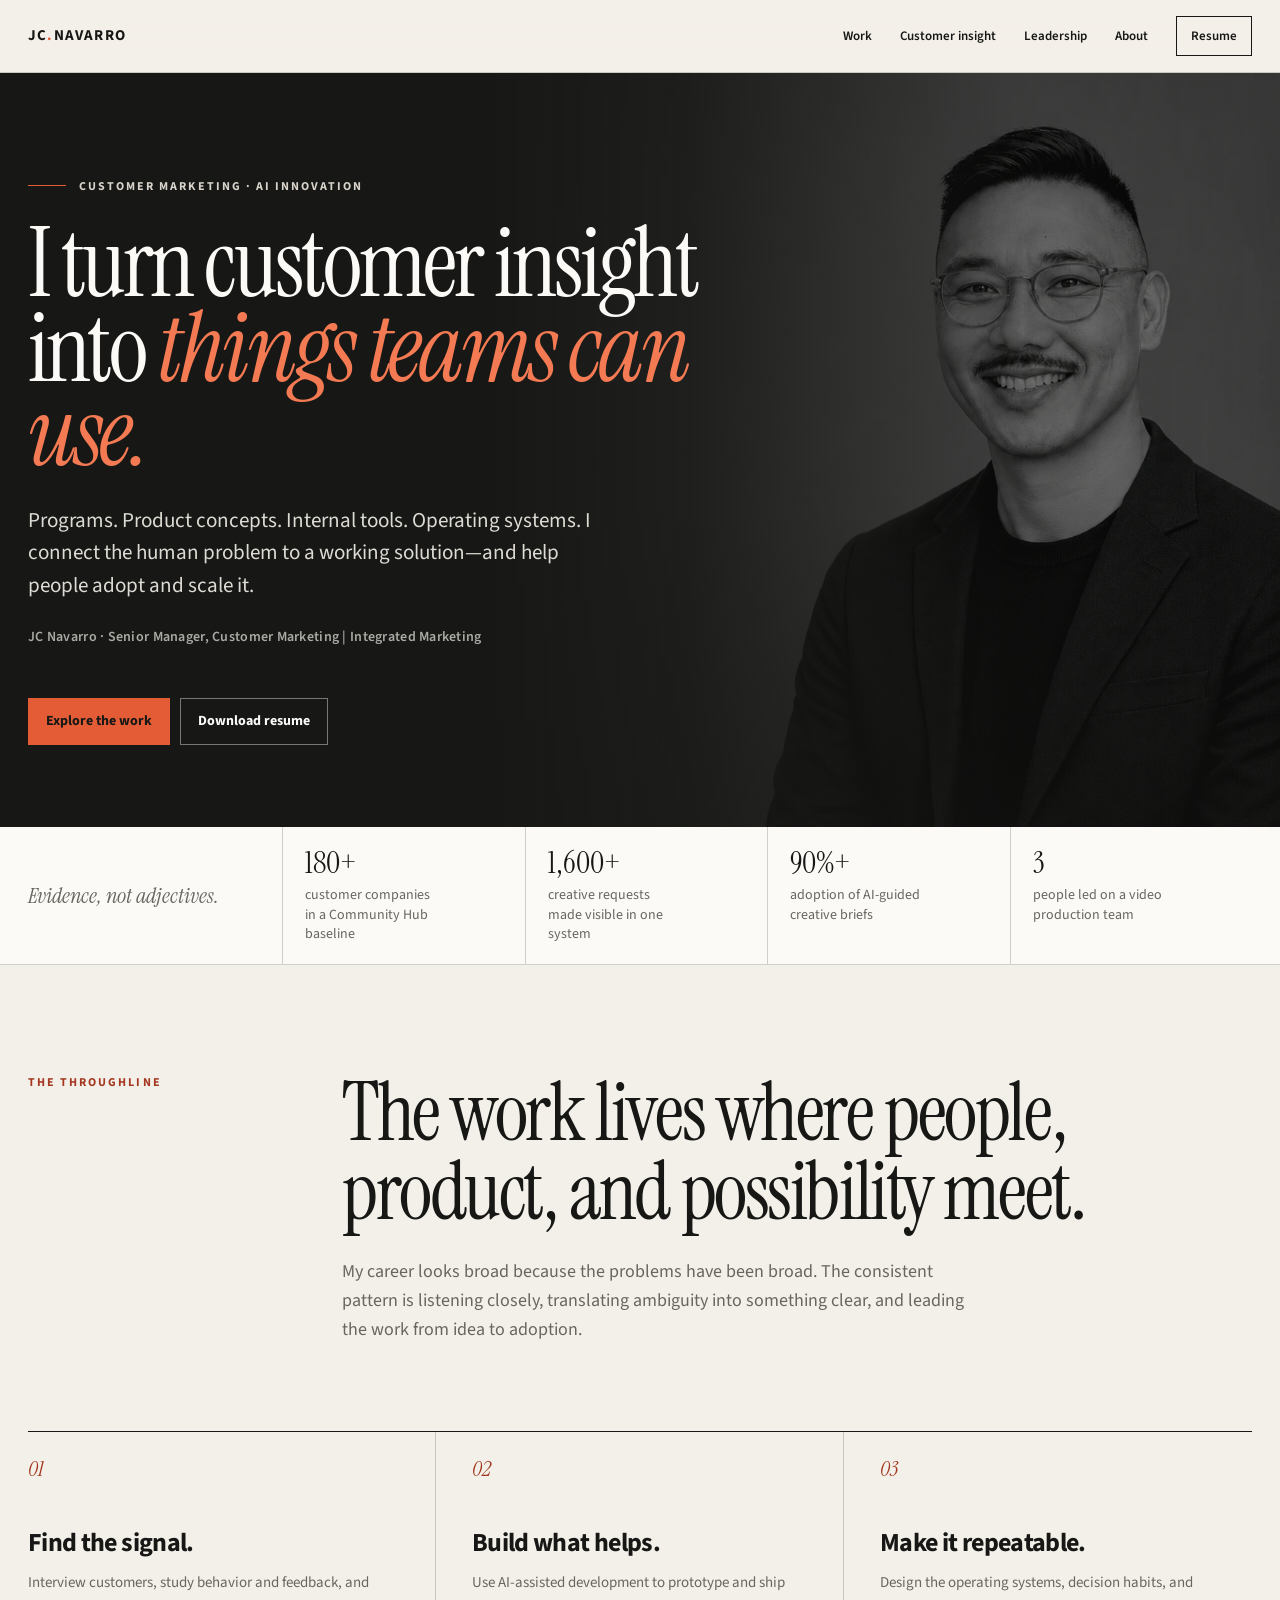
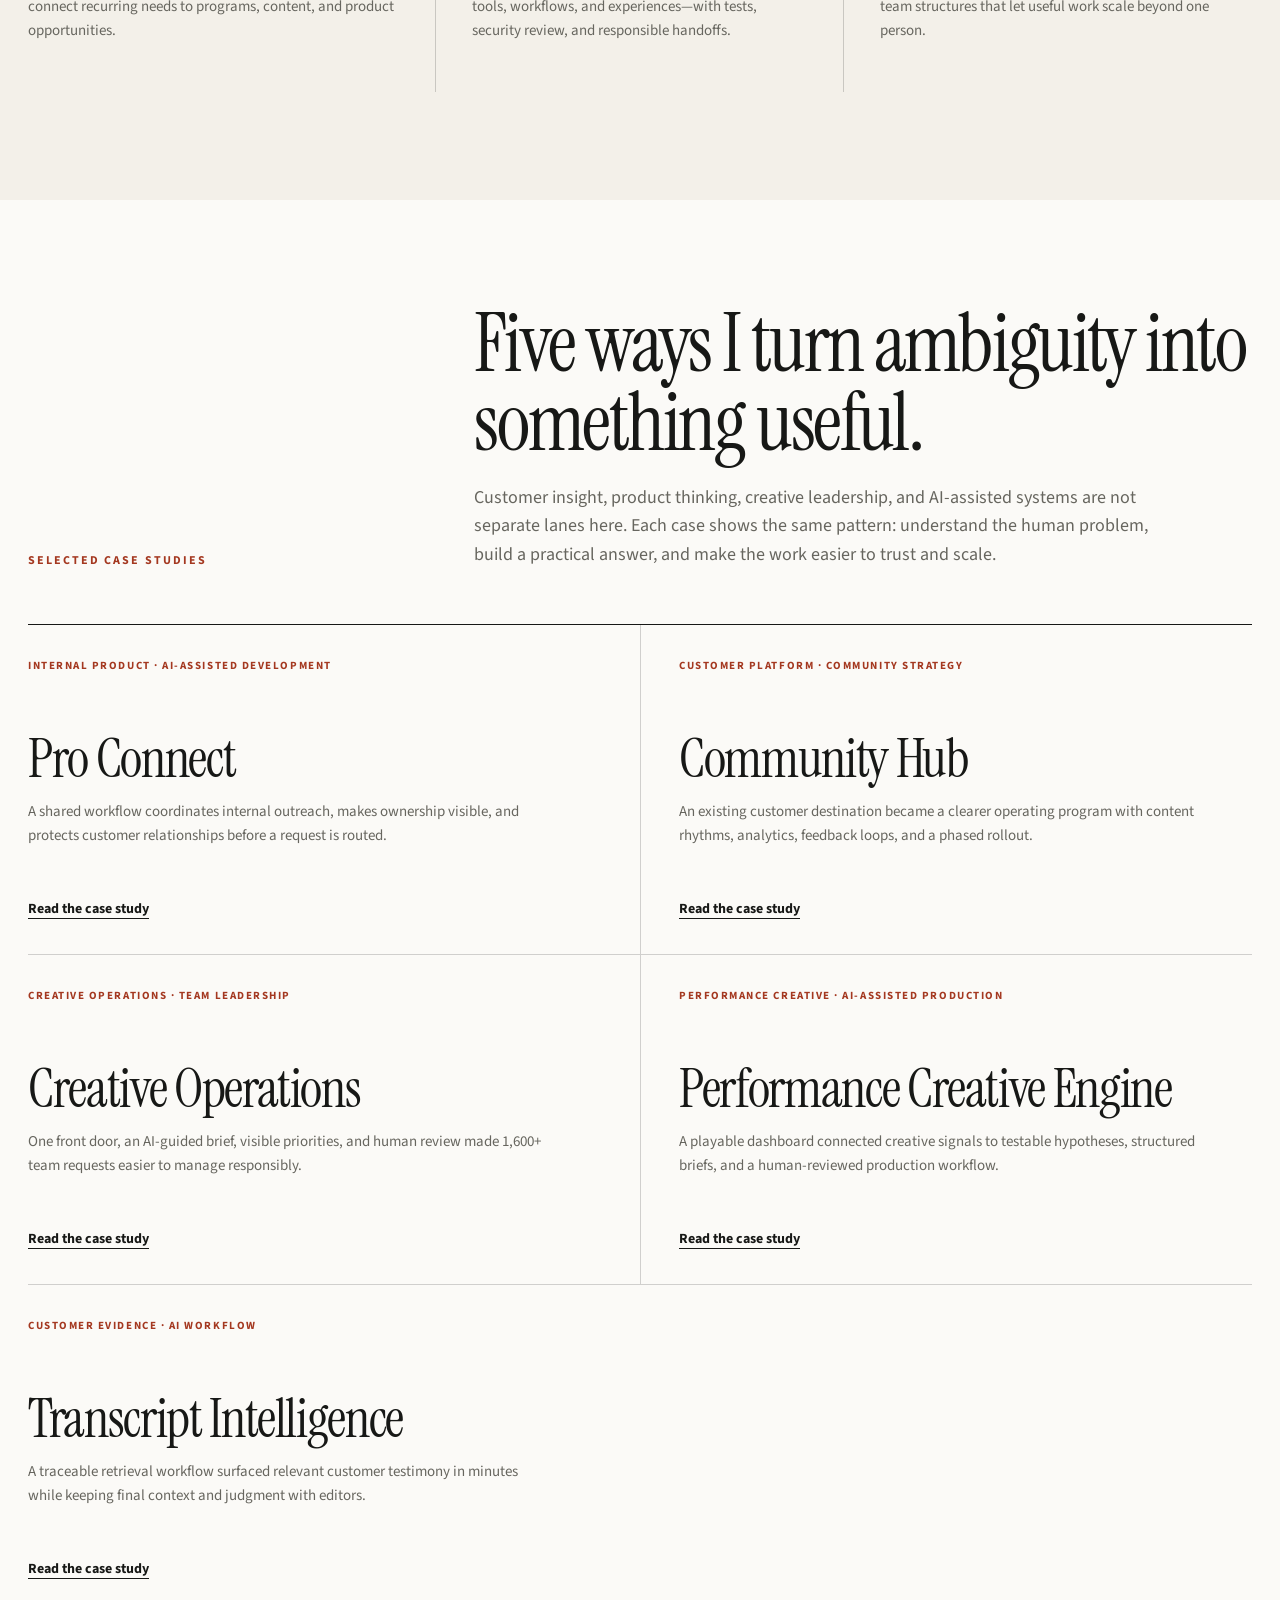
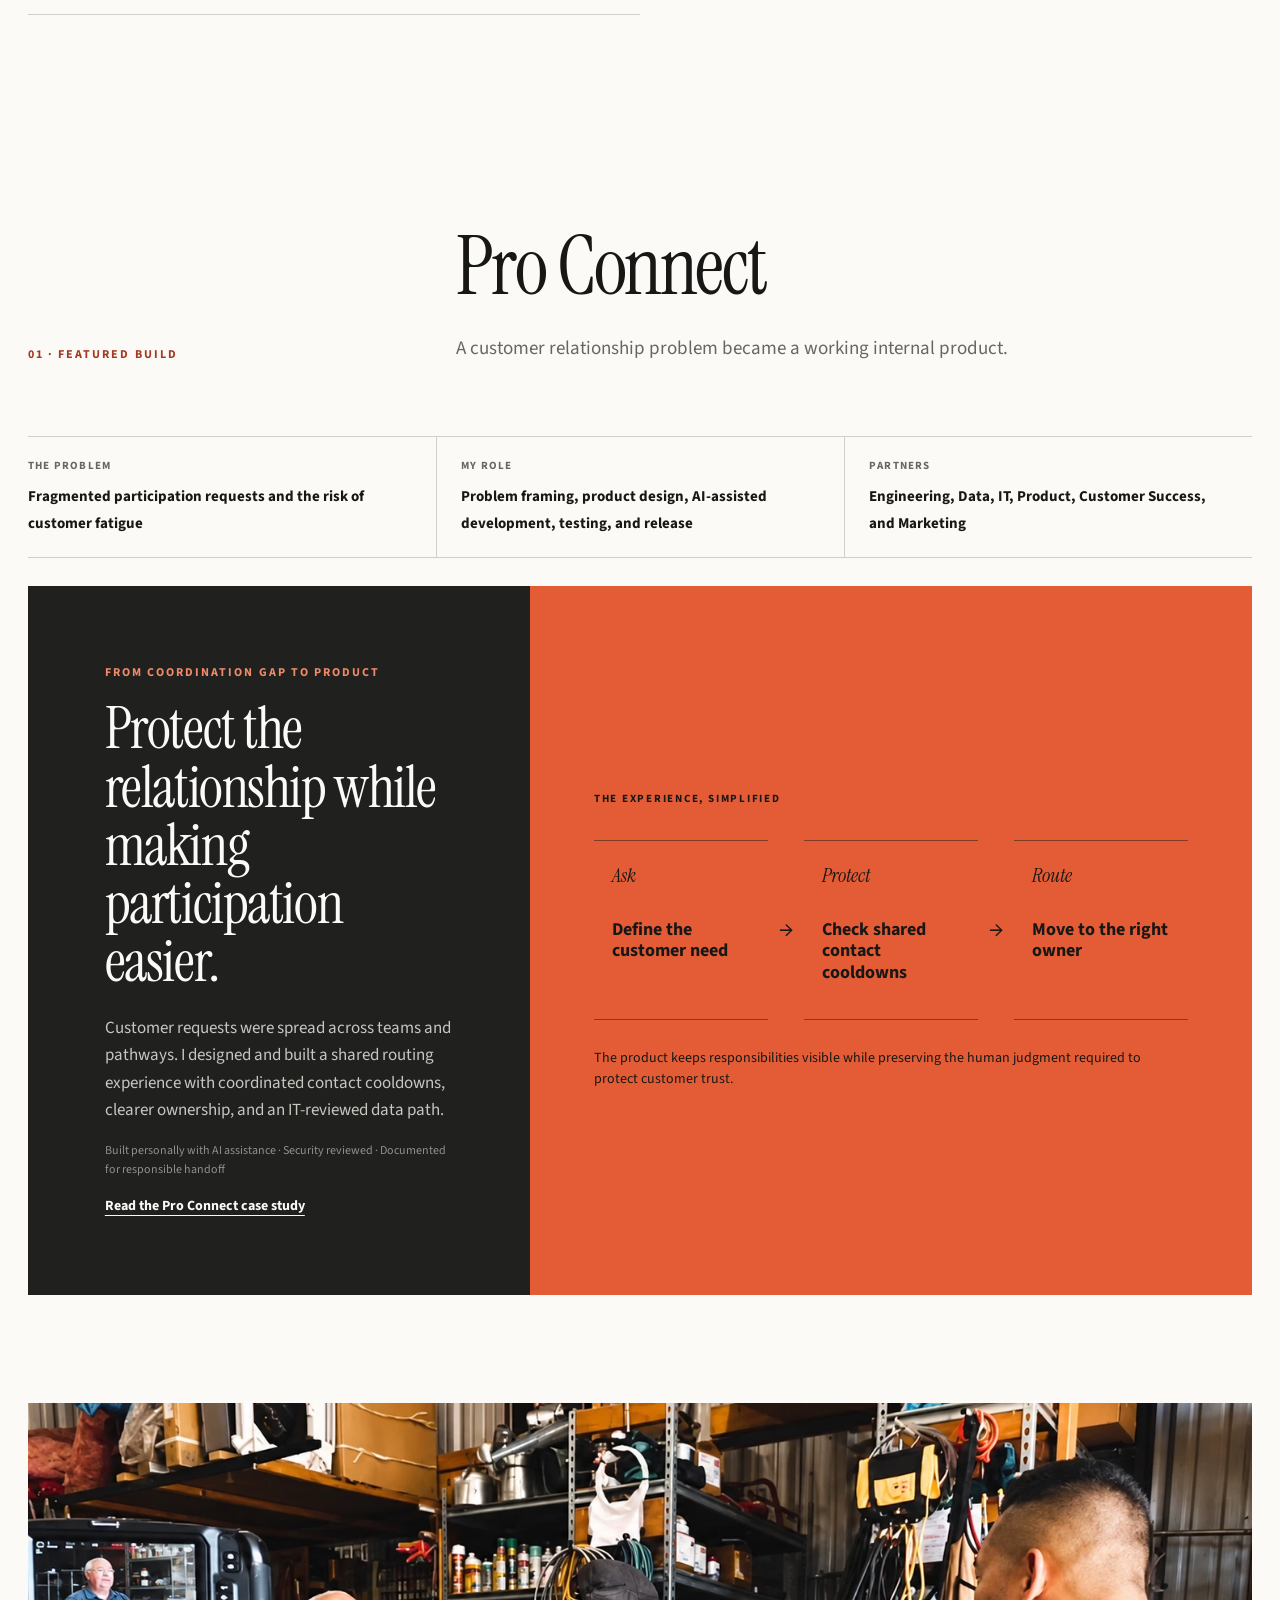
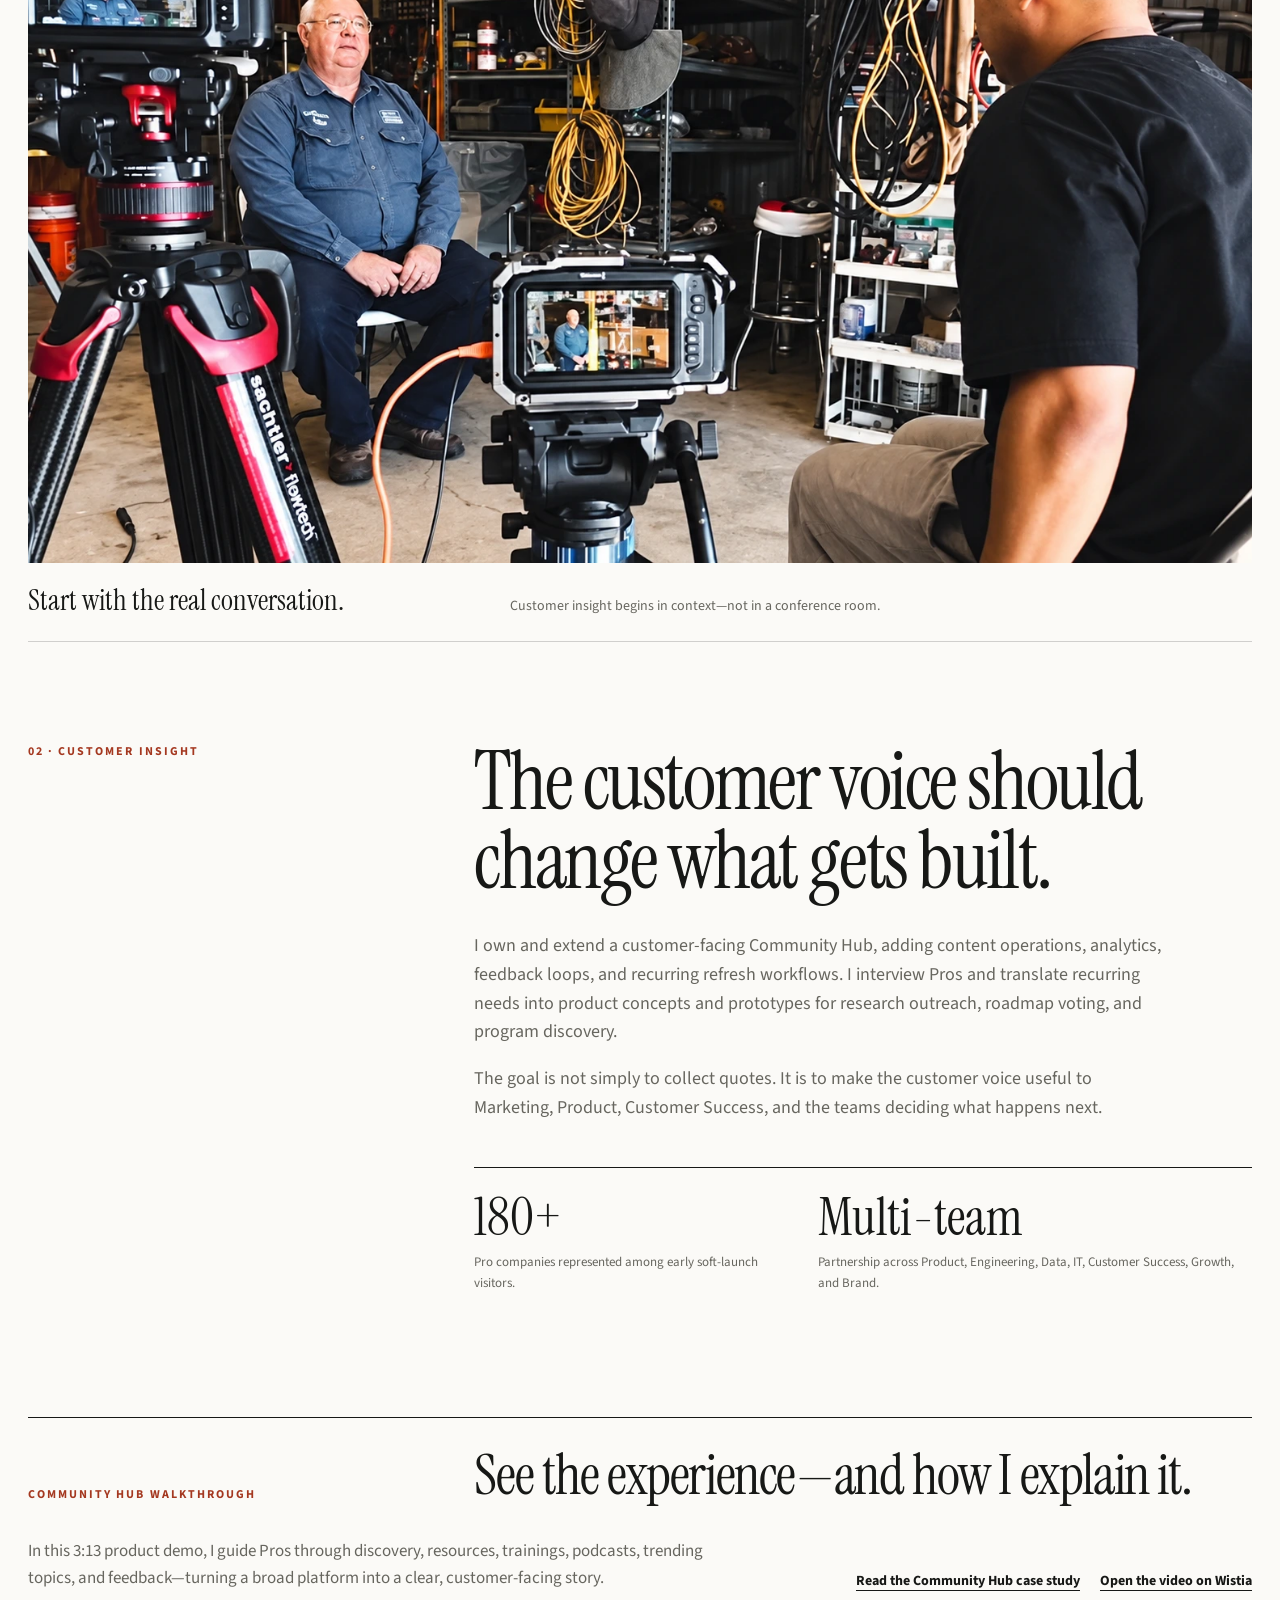
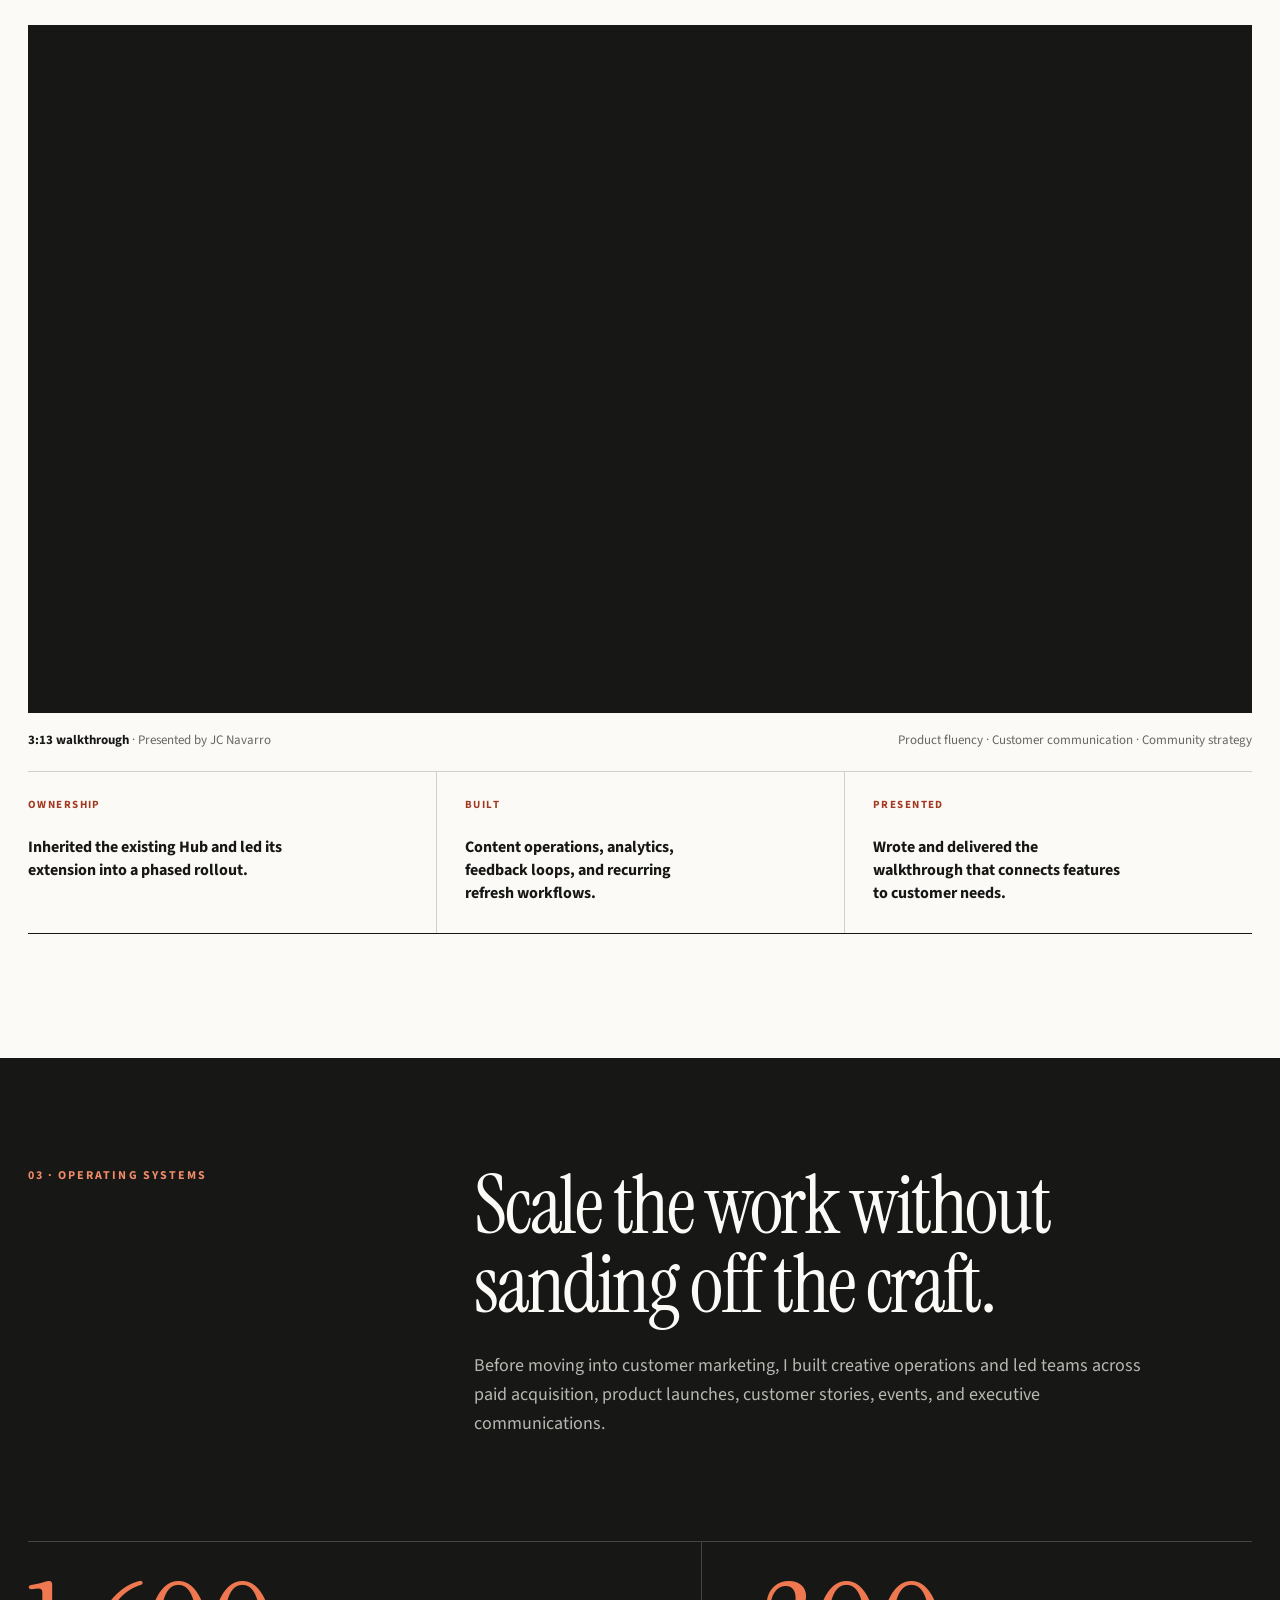
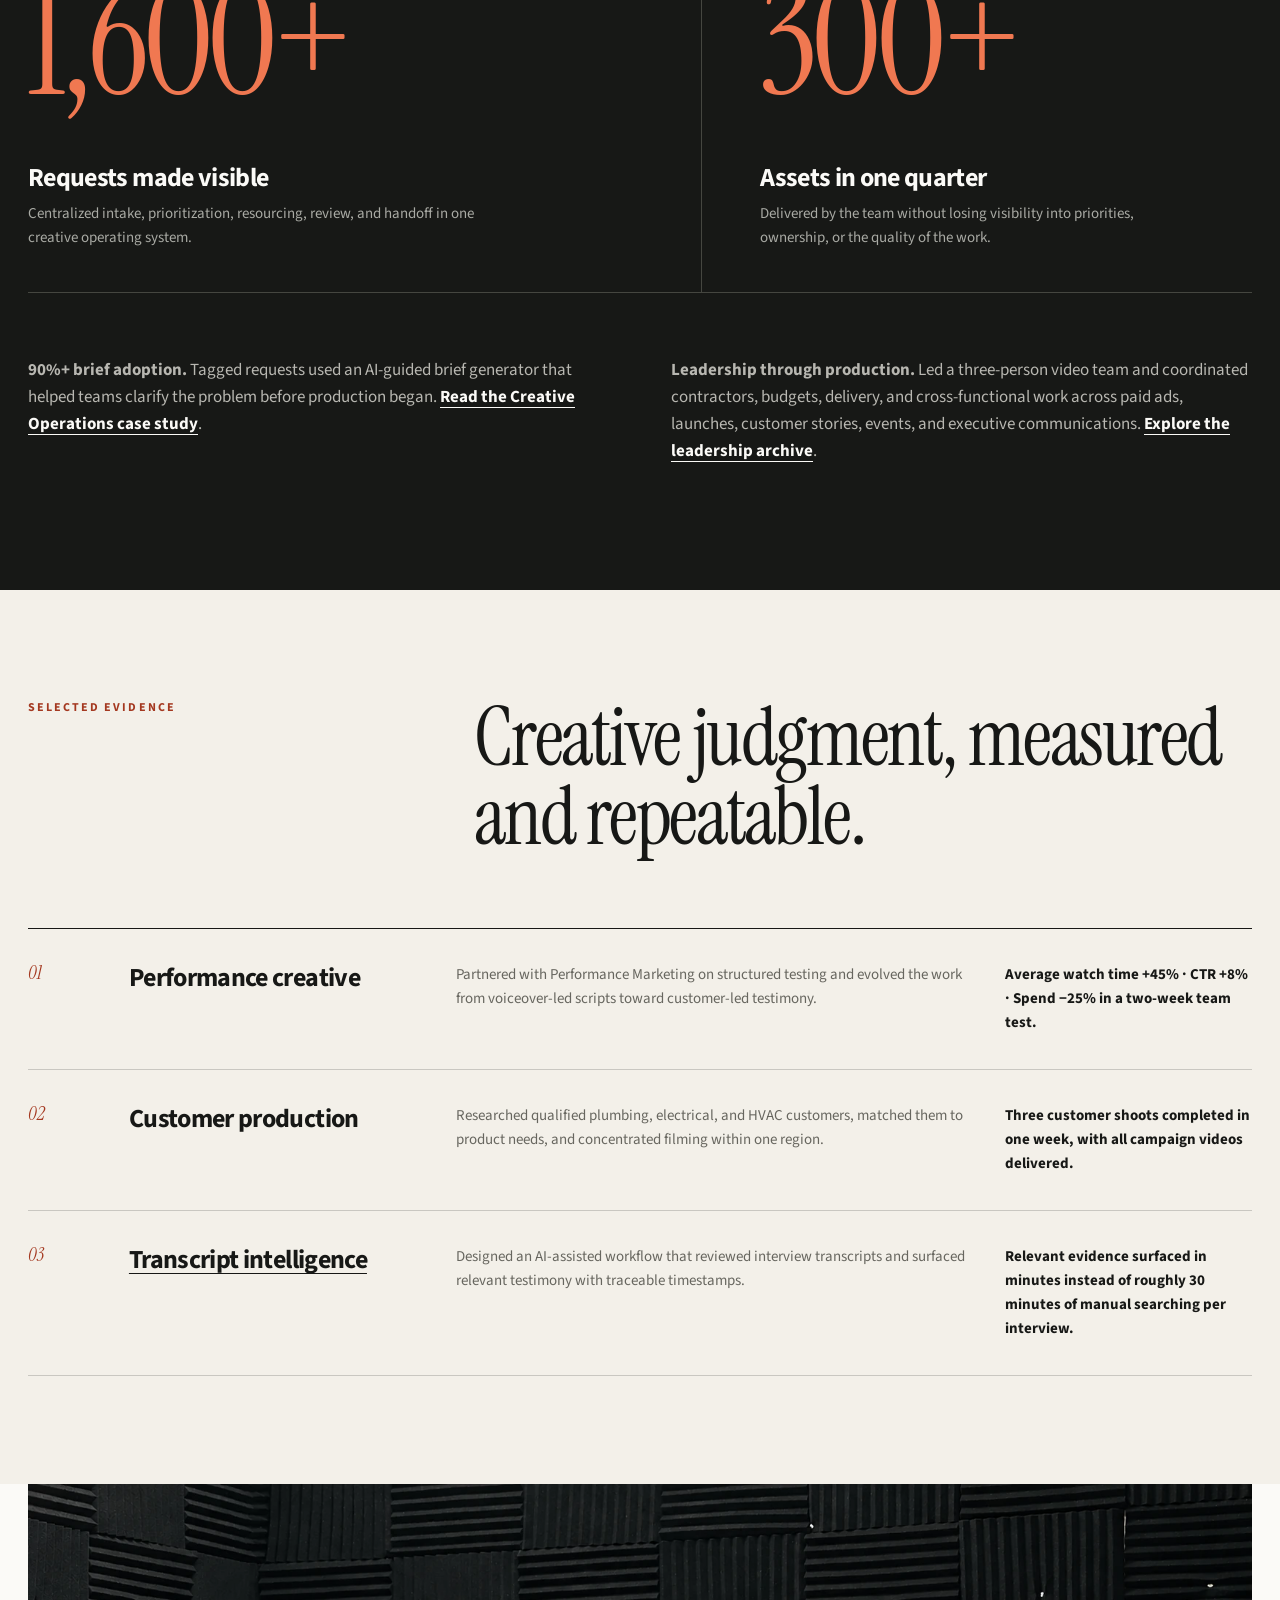
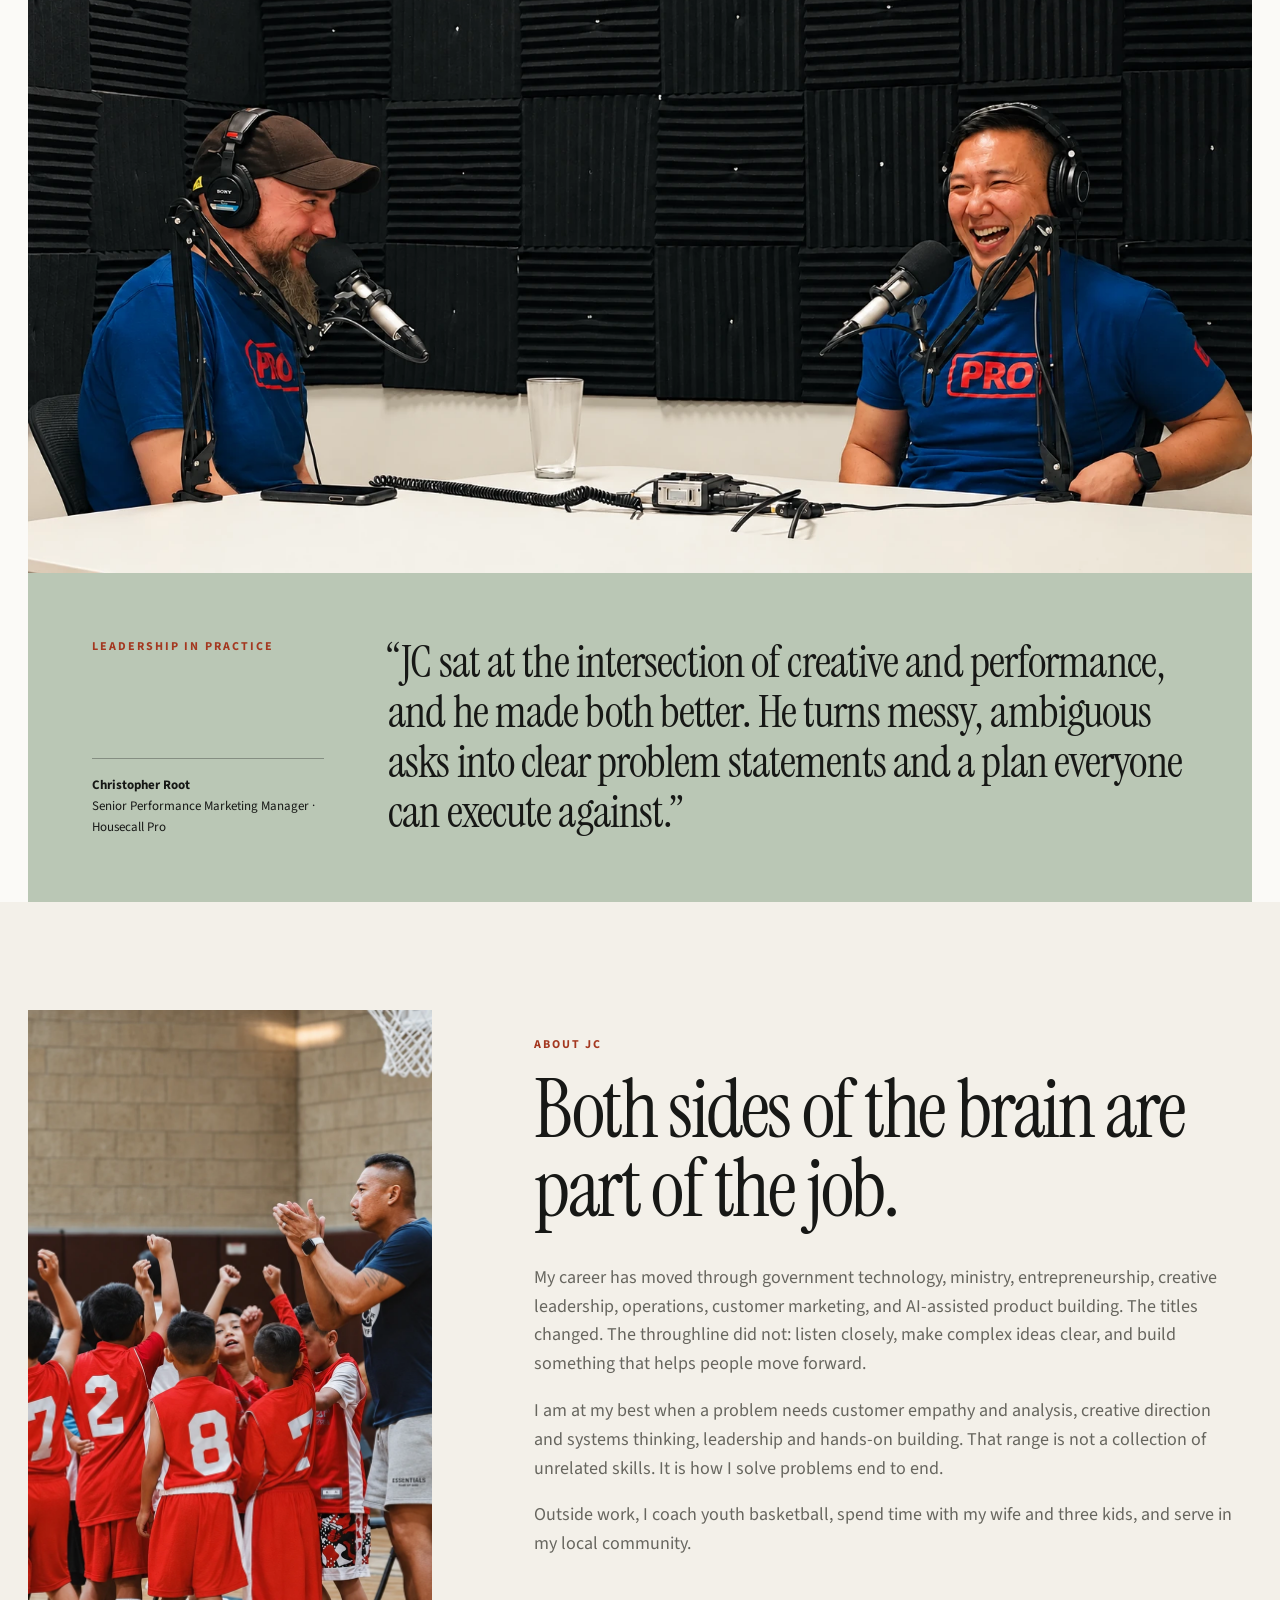
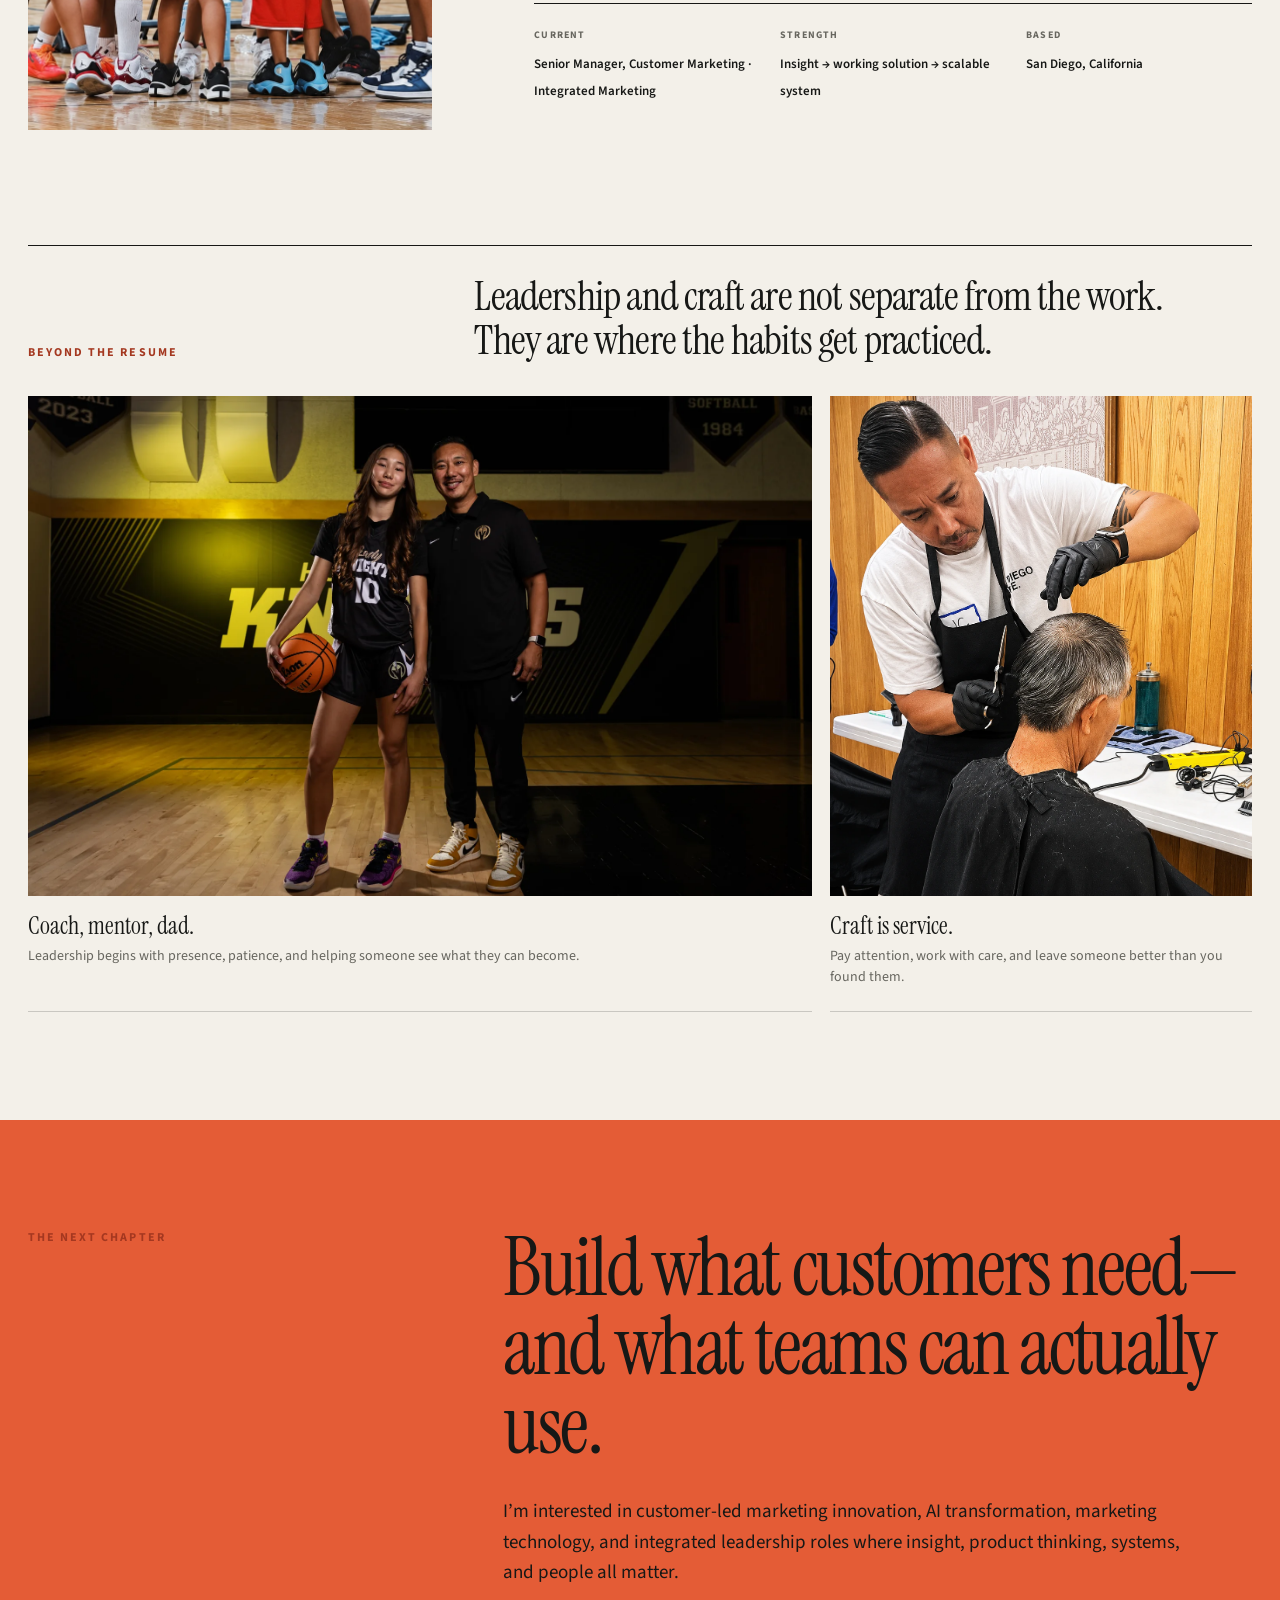
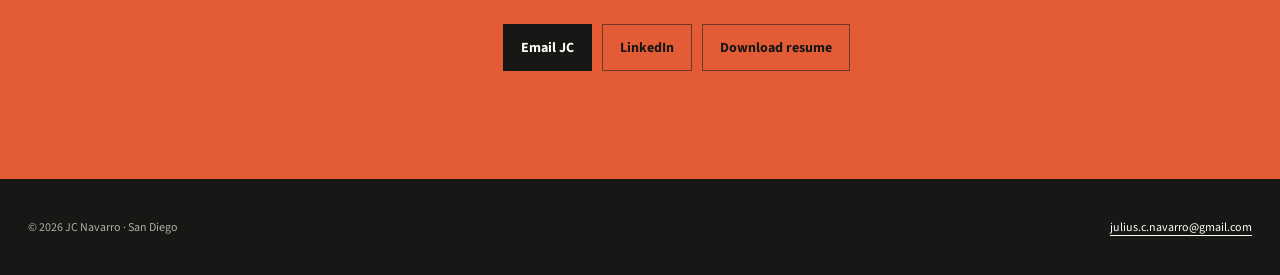
<file: index.html>
<!doctype html>
<html lang="en">
<head>
  <meta charset="utf-8">
  <meta name="viewport" content="width=device-width, initial-scale=1">
  <meta name="description" content="JC Navarro is a customer marketing and AI innovation leader who turns customer insight into programs, products, internal tools, and scalable operating systems.">
  <title>JC Navarro — Customer Marketing and AI Innovation</title>
  <link rel="preconnect" href="https://fonts.googleapis.com">
  <link rel="preconnect" href="https://fonts.gstatic.com" crossorigin>
  <link href="https://fonts.googleapis.com/css2?family=Instrument+Serif:ital@0;1&amp;family=Source+Sans+3:wght@400;500;600;700&amp;display=swap" rel="stylesheet">
  <link rel="canonical" href="https://jcnavarro.net/">
  <link rel="icon" href="assets/favicon.ico">
  <link rel="apple-touch-icon" href="assets/apple-touch-icon.png">
  <meta property="og:type" content="website">
  <meta property="og:url" content="https://jcnavarro.net/">
  <meta property="og:image" content="https://jcnavarro.net/assets/og-home.png">
  <meta property="og:image:width" content="1200">
  <meta property="og:image:height" content="630">
  <meta property="og:image:alt" content="JC Navarro — Customer Marketing and AI Innovation">
  <meta property="og:title" content="JC Navarro — Customer Marketing and AI Innovation">
  <meta property="og:description" content="Customer insight, AI-assisted product building, creative systems, and team leadership.">
  <meta name="twitter:card" content="summary_large_image">
  <script type="application/ld+json">
  {
    "@context": "https://schema.org",
    "@graph": [
      {
        "@type": "Person",
        "name": "JC Navarro",
        "url": "https://jcnavarro.net/",
        "jobTitle": "Senior Manager, Customer Marketing | Integrated Marketing",
        "worksFor": {"@type": "Organization", "name": "Housecall Pro"},
        "sameAs": ["https://www.linkedin.com/in/navarrojc/"]
      },
      {
        "@type": "VideoObject",
        "name": "Community Hub walkthrough",
        "description": "JC Navarro guides Housecall Pro customers through discovery, resources, trainings, podcasts, trending topics, and feedback in the Community Hub.",
        "thumbnailUrl": "https://embed-ssl.wistia.com/deliveries/e3e7cadf9aa1a8360af8397fddc1f9e4ea0cfb5b.jpg",
        "uploadDate": "2026-11-22",
        "duration": "PT3M13S",
        "embedUrl": "https://fast.wistia.net/embed/iframe/205fccatbd"
      }
    ]
  }
  </script>
  <style>
    :root {
      --ink: #171816;
      --paper: #f3f0e9;
      --white: #fbfaf7;
      --muted: #67665f;
      --accent: #e45c36;
      --accent-dark: #a43820;
      --sage: #bac7b5;
      --line: rgba(23, 24, 22, .19);
      --max: 1240px;
    }
    * { box-sizing: border-box; }
    html { scroll-behavior: smooth; }
    body { margin: 0; background: var(--paper); color: var(--ink); font: 400 17px/1.6 "Source Sans 3", sans-serif; }
    a { color: inherit; }
    img { display: block; max-width: 100%; }
    h1, h2, h3, p { margin-top: 0; }
    .shell { width: min(calc(100% - 56px), var(--max)); margin-inline: auto; }
    .skip { position: absolute; left: 18px; top: -80px; z-index: 100; padding: 10px 14px; background: var(--white); }
    .skip:focus { top: 12px; }
    a:focus-visible { outline: 3px solid #5778e8; outline-offset: 5px; }
    header { position: sticky; top: 0; z-index: 50; background: rgba(243, 240, 233, .92); border-bottom: 1px solid var(--line); backdrop-filter: blur(18px); }
    nav { min-height: 72px; display: flex; align-items: center; justify-content: space-between; gap: 28px; }
    .mark { text-decoration: none; font-size: 15px; font-weight: 700; letter-spacing: .08em; }
    .mark span { color: var(--accent); }
    .navlinks { display: flex; align-items: center; gap: 28px; }
    .navlinks a { text-decoration: none; font-size: 13px; font-weight: 600; }
    .navlinks a:not(.resume-link):hover { color: var(--accent-dark); }
    .resume-link { padding: 9px 14px; border: 1px solid var(--ink); }
    .resume-link:hover { background: var(--ink); color: var(--white); }
    .hero { position: relative; min-height: 735px; overflow: hidden; background: #171816; color: var(--white); }
    .hero-image { position: absolute; inset: 0; width: 100%; height: 100%; object-fit: cover; object-position: right center; filter: brightness(.62) contrast(1.08); }
    .hero:after { content: ""; position: absolute; inset: 0; background: linear-gradient(90deg, #171816 0%, #171816 38%, rgba(23,24,22,.88) 54%, rgba(23,24,22,.38) 79%, rgba(23,24,22,.28) 100%), linear-gradient(0deg, rgba(23,24,22,.4), transparent 42%); }
    .hero-content { position: relative; z-index: 2; min-height: 735px; display: flex; flex-direction: column; justify-content: center; align-items: flex-start; padding-block: 104px 82px; }
    .overline { margin-bottom: 26px; color: #d8d3ca; font-size: 12px; font-weight: 700; letter-spacing: .17em; text-transform: uppercase; }
    .overline:before { content: ""; display: inline-block; width: 38px; height: 1px; margin: 0 13px 4px 0; background: var(--accent); }
    h1 { max-width: 760px; margin-bottom: 28px; font: 400 clamp(63px, 7.5vw, 112px)/.88 "Instrument Serif", serif; letter-spacing: -.035em; }
    h1 em { color: #f47a53; font-weight: 400; }
    .hero-intro { max-width: 565px; margin-bottom: 0; color: #dedbd4; font-size: clamp(18px, 1.65vw, 22px); line-height: 1.55; }
    .hero-role { margin-top: 24px; color: #aaa9a4; font-size: 14px; font-weight: 600; letter-spacing: .02em; }
    .hero-actions { display: flex; flex-wrap: wrap; gap: 10px; margin-top: 36px; }
    .button { display: inline-flex; min-height: 47px; align-items: center; justify-content: center; padding: 11px 17px; border: 1px solid #777873; color: var(--white); text-decoration: none; font-size: 14px; font-weight: 700; }
    .button.primary { background: var(--accent); border-color: var(--accent); color: #171816; }
    .button:hover { background: var(--white); border-color: var(--white); color: var(--ink); }
    .proof-line { background: var(--white); border-bottom: 1px solid var(--line); }
    .proof-line .shell { min-height: 118px; display: grid; grid-template-columns: 1.05fr repeat(4, 1fr); align-items: stretch; }
    .proof-title { display: flex; align-items: center; padding-right: 28px; color: var(--muted); font: italic 22px/1.15 "Instrument Serif", serif; }
    .proof-item { min-height: 118px; display: flex; flex-direction: column; justify-content: flex-start; padding: 20px 22px; border-left: 1px solid var(--line); }
    .proof-item strong { font: 400 31px/1 "Instrument Serif", serif; font-variant-numeric: lining-nums tabular-nums; font-feature-settings: "lnum" 1, "tnum" 1; }
    .proof-item span { max-width: 19ch; margin-top: 8px; color: var(--muted); font-size: 14px; line-height: 1.38; }
    .section { padding-block: 108px; }
    .section.white { background: var(--white); }
    .eyebrow { color: var(--accent-dark); font-size: 12px; font-weight: 700; letter-spacing: .17em; text-transform: uppercase; }
    .eyebrow.light { color: #f18a69; }
    h2 { margin-bottom: 0; font: 400 clamp(49px, 6.3vw, 88px)/.98 "Instrument Serif", serif; letter-spacing: -.03em; }
    h3 { font-size: 26px; line-height: 1.17; letter-spacing: -.025em; }
    .thesis { display: grid; grid-template-columns: minmax(150px, .48fr) minmax(0, 1.72fr); gap: 60px; align-items: start; }
    .thesis h2 { max-width: 870px; }
    .thesis-copy { max-width: 650px; margin: 26px 0 0; }
    .thesis-copy p { color: var(--muted); font-size: 18px; line-height: 1.62; }
    .disciplines { display: grid; grid-template-columns: repeat(3, 1fr); margin-top: 68px; border-top: 1px solid var(--ink); }
    .discipline { min-height: 260px; padding: 26px 36px 0 0; border-right: 1px solid var(--line); }
    .discipline + .discipline { padding-left: 36px; }
    .discipline:last-child { border-right: 0; }
    .discipline-number { color: var(--accent-dark); font: italic 22px/1 "Instrument Serif", serif; }
    .discipline h3 { margin: 48px 0 13px; }
    .discipline p { color: var(--muted); font-size: 15px; }
    .case-hero { display: grid; grid-template-columns: .62fr 1.38fr; gap: 70px; align-items: end; margin-bottom: 72px; }
    .case-hero h2 { max-width: 850px; }
    .case-summary { max-width: 650px; margin: 28px 0 0; color: var(--muted); font-size: 19px; }
    .case-meta { display: grid; grid-template-columns: repeat(3, 1fr); margin-bottom: 28px; border-block: 1px solid var(--line); }
    .meta-item { padding: 20px 24px 20px 0; }
    .meta-item + .meta-item { padding-left: 24px; border-left: 1px solid var(--line); }
    .meta-item small { display: block; margin-bottom: 8px; color: var(--muted); font-size: 11px; font-weight: 700; letter-spacing: .11em; text-transform: uppercase; }
    .meta-item strong { font-size: 15px; line-height: 1.4; }
    .product-story { display: grid; grid-template-columns: minmax(0, .82fr) minmax(0, 1.18fr); min-height: 600px; background: #20211f; color: var(--white); }
    .product-narrative { padding: clamp(38px, 6vw, 84px); display: flex; flex-direction: column; justify-content: space-between; }
    .product-narrative h3 { max-width: 490px; margin: 18px 0 24px; font: 400 clamp(39px, 4.5vw, 62px)/1.01 "Instrument Serif", serif; }
    .product-narrative p { max-width: 530px; color: #c7c6c1; font-size: 17px; }
    .product-footnote { display: flex; flex-wrap: wrap; align-items: center; justify-content: space-between; gap: 16px; color: #8f908b; font-size: 12px; }
    .case-study-link { color: var(--ink); font-size: 14px; font-weight: 700; text-underline-offset: 5px; }
    .case-study-link.light { color: var(--white); }
    .product-map { padding: clamp(36px, 5vw, 72px); background: var(--accent); color: var(--ink); display: flex; flex-direction: column; justify-content: center; }
    .map-label { margin-bottom: 32px; font-size: 11px; font-weight: 700; letter-spacing: .16em; text-transform: uppercase; }
    .route { display: grid; grid-template-columns: 1fr 36px 1fr 36px 1fr; align-items: stretch; }
    .route-step { min-height: 180px; padding: 24px 18px; border-block: 1px solid rgba(23,24,22,.48); display: flex; flex-direction: column; justify-content: flex-start; gap: 34px; }
    .route-step span { font: italic 20px/1 "Instrument Serif", serif; }
    .route-step strong { font-size: 18px; line-height: 1.2; }
    .route-arrow { align-self: center; text-align: center; font-size: 23px; }
    .route-note { max-width: 560px; margin: 28px 0 0; font-size: 14px; line-height: 1.55; }
    .photo-story { padding-block: 0; background: var(--white); }
    .photo-frame { position: relative; }
    .photo-frame img { width: 100%; max-height: 760px; object-fit: cover; }
    .photo-caption { display: grid; grid-template-columns: minmax(260px, .75fr) minmax(300px, 1.25fr); gap: 36px; align-items: baseline; width: 100%; padding: 22px 0 24px; border-bottom: 1px solid var(--line); }
    .photo-caption strong { font: 400 29px/1.1 "Instrument Serif", serif; }
    .photo-caption span { color: var(--muted); font-size: 14px; }
    .customer-copy { display: grid; grid-template-columns: .65fr 1.35fr; gap: 72px; padding-block: 100px 124px; }
    .customer-copy h2 { max-width: 820px; }
    .customer-body { max-width: 690px; margin-top: 32px; color: var(--muted); font-size: 18px; }
    .customer-outcomes { display: grid; grid-template-columns: 1fr 1.4fr; gap: 34px; margin-top: 44px; padding-top: 24px; border-top: 1px solid var(--ink); }
    .customer-outcomes strong { display: block; font: 400 52px/1 "Instrument Serif", serif; }
    .customer-outcomes span { display: block; margin-top: 8px; color: var(--muted); font-size: 13px; }
    .demo-feature { padding-bottom: 124px; scroll-margin-top: 92px; }
    .demo-head { display: grid; grid-template-columns: .65fr 1.35fr; gap: 72px; align-items: end; padding-top: 28px; margin-bottom: 34px; border-top: 1px solid var(--ink); }
    .demo-head h3 { max-width: 790px; margin: 0; font: 400 clamp(34px, 4.4vw, 62px)/1.03 "Instrument Serif", serif; letter-spacing: -.025em; }
    .demo-intro { display: grid; grid-template-columns: 1.3fr .7fr; gap: 30px; align-items: end; margin: 18px 0 32px; }
    .demo-intro p { max-width: 720px; margin: 0; color: var(--muted); font-size: 17px; }
    .demo-links { display: flex; flex-wrap: wrap; justify-content: flex-end; gap: 10px 20px; }
    .demo-links a { color: var(--ink); font-size: 14px; font-weight: 700; text-underline-offset: 5px; }
    .demo-player { position: relative; overflow: hidden; aspect-ratio: 16 / 9; background: var(--ink); }
    .demo-player iframe { position: absolute; inset: 0; width: 100%; height: 100%; border: 0; }
    .demo-caption { display: flex; justify-content: space-between; gap: 24px; padding: 17px 0 20px; border-bottom: 1px solid var(--line); color: var(--muted); font-size: 13px; }
    .demo-caption strong { color: var(--ink); }
    .contribution-strip { display: grid; grid-template-columns: repeat(3, 1fr); border-bottom: 1px solid var(--ink); }
    .contribution-item { min-height: 150px; padding: 24px 28px 28px 0; }
    .contribution-item + .contribution-item { padding-left: 28px; border-left: 1px solid var(--line); }
    .contribution-item small { display: block; margin-bottom: 22px; color: var(--accent-dark); font-size: 11px; font-weight: 700; letter-spacing: .13em; text-transform: uppercase; }
    .contribution-item strong { display: block; max-width: 32ch; font-size: 16px; line-height: 1.45; }
    .case-index-section { padding-block: 104px; background: var(--white); scroll-margin-top: 72px; }
    .case-index-head { display: grid; grid-template-columns: .65fr 1.35fr; gap: 72px; align-items: end; margin-bottom: 54px; }
    .case-index-head p { max-width: 690px; margin: 22px 0 0; color: var(--muted); font-size: 18px; }
    .case-index-grid { display: grid; grid-template-columns: repeat(2, 1fr); border-top: 1px solid var(--ink); }
    .case-card { position: relative; min-height: 330px; display: flex; flex-direction: column; padding: 32px 38px 34px 0; border-bottom: 1px solid var(--line); text-decoration: none; }
    .case-card:nth-child(even) { padding-left: 38px; border-left: 1px solid var(--line); }
    .case-card small { color: var(--accent-dark); font-size: 11px; font-weight: 700; letter-spacing: .14em; text-transform: uppercase; }
    .case-card h3 { max-width: 520px; margin: 58px 0 14px; font: 400 clamp(36px, 4.2vw, 58px)/1 "Instrument Serif", serif; letter-spacing: -.025em; }
    .case-card p { max-width: 520px; margin: 0; color: var(--muted); font-size: 15px; }
    .case-card span { margin-top: auto; padding-top: 30px; color: var(--ink); font-size: 14px; font-weight: 700; text-decoration: underline; text-underline-offset: 5px; }
    .case-card:hover { background: var(--paper); }
    .case-card:focus-visible { outline: 3px solid #5778e8; outline-offset: 5px; }
    .systems { background: var(--ink); color: var(--white); }
    .systems-head { display: grid; grid-template-columns: .65fr 1.35fr; gap: 72px; }
    .systems-head h2 { max-width: 850px; }
    .systems-intro { max-width: 680px; margin-top: 28px; color: #b8b7b1; font-size: 18px; }
    .numbers { display: grid; grid-template-columns: 1.1fr .9fr; margin-top: 84px; border-block: 1px solid #454640; }
    .number { min-height: 350px; padding: 42px 58px 42px 0; display: flex; flex-direction: column; justify-content: space-between; }
    .number + .number { padding-left: 58px; border-left: 1px solid #454640; }
    .number strong { color: #f07851; font: 400 clamp(82px, 12vw, 165px)/.76 "Instrument Serif", serif; letter-spacing: -.04em; }
    .number h3 { margin: 35px 0 8px; color: var(--white); }
    .number p { max-width: 470px; margin-bottom: 0; color: #a9aaa4; font-size: 15px; }
    .systems-lower { display: grid; grid-template-columns: 1fr 1fr; gap: 62px; padding-top: 64px; }
    .systems-lower p { color: #b8b7b1; }
    .systems-lower a { color: var(--white); font-weight: 700; text-underline-offset: 5px; }
    .work-head { display: grid; grid-template-columns: .65fr 1.35fr; gap: 72px; margin-bottom: 72px; }
    .work-list { border-top: 1px solid var(--ink); }
    .work-row { display: grid; grid-template-columns: .13fr .57fr 1fr .48fr; gap: 34px; padding: 34px 0; border-bottom: 1px solid var(--line); align-items: start; }
    .work-index { color: var(--accent-dark); font: italic 19px/1 "Instrument Serif", serif; }
    .work-row h3 { margin-bottom: 0; }
    .work-row h3 a { text-decoration-thickness: 1px; text-underline-offset: 5px; }
    .work-row p { margin-bottom: 0; color: var(--muted); font-size: 15px; }
    .work-result { color: var(--ink)!important; font-weight: 700; }
    .leadership { padding-block: 0; background: var(--white); }
    .leadership-image { position: relative; }
    .leadership-image img { width: 100%; height: auto; aspect-ratio: 16 / 9; object-fit: cover; }
    .quote-panel { display: grid; grid-template-columns: minmax(220px, .45fr) minmax(0, 1.55fr); gap: 28px 64px; align-items: start; width: 100%; padding: clamp(38px, 5vw, 70px); background: var(--sage); }
    .quote-panel .eyebrow { grid-column: 1; grid-row: 1; }
    blockquote { grid-column: 2; grid-row: 1 / span 2; margin: 0; font: 400 clamp(30px, 3.5vw, 48px)/1.12 "Instrument Serif", serif; letter-spacing: -.02em; }
    .quote-person { grid-column: 1; grid-row: 2; align-self: end; padding-top: 16px; border-top: 1px solid rgba(23,24,22,.32); font-size: 13px; }
    .quote-person strong { display: block; }
    .about { display: grid; grid-template-columns: minmax(280px, .72fr) minmax(0, 1.28fr); gap: clamp(54px, 8vw, 120px); align-items: center; }
    .about figure { margin: 0; }
    .about figure img { width: 100%; max-height: 720px; object-fit: cover; object-position: center 28%; }
    .about-copy h2 { max-width: 780px; margin: 16px 0 36px; }
    .about-copy > p { max-width: 700px; color: var(--muted); font-size: 18px; }
    .about-facts { display: grid; grid-template-columns: repeat(3, 1fr); gap: 20px; margin-top: 44px; padding-top: 23px; border-top: 1px solid var(--ink); }
    .about-facts small { display: block; margin-bottom: 7px; color: var(--muted); font-size: 10px; font-weight: 700; letter-spacing: .12em; text-transform: uppercase; }
    .about-facts span { font-size: 13px; font-weight: 600; line-height: 1.4; }
    .life-strip { margin-top: clamp(72px, 9vw, 120px); padding-top: 28px; border-top: 1px solid var(--ink); }
    .life-strip-head { display: grid; grid-template-columns: .65fr 1.35fr; gap: 72px; align-items: end; margin-bottom: 34px; }
    .life-strip-head p { max-width: 720px; margin: 0; font: 400 clamp(28px, 3.2vw, 43px)/1.08 "Instrument Serif", serif; letter-spacing: -.02em; }
    .life-gallery { display: grid; grid-template-columns: 1.3fr .7fr; gap: 18px; }
    .life-card { margin: 0; }
    .life-card img { width: 100%; height: 500px; object-fit: cover; }
    .life-card-wide img { object-position: 68% center; }
    .life-card figcaption { min-height: 116px; display: grid; grid-template-columns: 1fr; align-content: start; gap: 7px; padding: 17px 0 22px; border-bottom: 1px solid var(--line); }
    .life-card figcaption strong { font: 400 24px/1.08 "Instrument Serif", serif; }
    .life-card figcaption span { color: var(--muted); font-size: 14px; line-height: 1.5; }
    .closing { background: var(--accent); }
    .closing-grid { display: grid; grid-template-columns: .7fr 1.3fr; gap: 72px; align-items: start; }
    .closing h2 { max-width: 850px; }
    .closing-copy { max-width: 690px; margin: 32px 0 0; font-size: 19px; }
    .closing .button { border-color: rgba(23,24,22,.55); color: var(--ink); }
    .closing .button.primary { background: var(--ink); border-color: var(--ink); color: var(--white); }
    .closing .button:hover { background: var(--white); border-color: var(--white); color: var(--ink); }
    footer { background: var(--ink); color: #adada7; }
    footer .shell { min-height: 96px; display: flex; align-items: center; justify-content: space-between; gap: 20px; font-size: 12px; }
    footer a { color: var(--white); text-underline-offset: 4px; }
    .section[id] { scroll-margin-top: 72px; }
    @media (max-width: 980px) {
      .hero-image { width: 100%; object-position: right center; }
      .hero:after { background: linear-gradient(90deg, #171816 0%, rgba(23,24,22,.97) 42%, rgba(23,24,22,.5) 78%, rgba(23,24,22,.38) 100%), linear-gradient(0deg, rgba(23,24,22,.5), transparent 44%); }
      .hero-content { justify-content: flex-end; }
      .proof-line .shell { grid-template-columns: repeat(4, 1fr); }
      .proof-title { display: none; }
      .thesis, .case-hero, .customer-copy, .demo-head, .case-index-head, .systems-head, .work-head, .closing-grid { grid-template-columns: 1fr; gap: 26px; }
      .thesis-copy { margin-left: 0; }
      .product-story { grid-template-columns: 1fr; }
      .product-narrative { min-height: 480px; }
      .work-row { grid-template-columns: .12fr .65fr 1.23fr; }
      .work-result { grid-column: 2 / -1; }
      .quote-panel { grid-template-columns: minmax(190px, .5fr) minmax(0, 1.5fr); gap: 28px 46px; }
    }
    @media (max-width: 700px) {
      .shell { width: min(calc(100% - 30px), var(--max)); }
      nav { min-height: 64px; }
      .navlinks a:not(.resume-link) { display: none; }
      .hero, .hero-content { min-height: 690px; }
      .hero-image { inset: 0; width: 100%; height: 52%; object-position: right center; }
      .hero:after { background: linear-gradient(0deg, #171816 0%, #171816 48%, rgba(23,24,22,.28) 72%, rgba(23,24,22,.08) 100%); }
      .hero-content { justify-content: flex-end; padding-block: 280px 48px; }
      h1 { font-size: clamp(54px, 16vw, 79px); }
      .hero-intro { font-size: 17px; }
      .hero-role { font-size: 12px; }
      .proof-line .shell { grid-template-columns: 1fr 1fr; }
      .proof-item { min-height: 94px; padding: 15px 12px; }
      .proof-item:nth-child(odd) { border-left: 0; }
      .proof-item:nth-child(-n+3) { border-bottom: 1px solid var(--line); }
      .section { padding-block: 74px; }
      h2 { font-size: clamp(45px, 14vw, 63px); }
      .disciplines { grid-template-columns: 1fr; margin-top: 55px; }
      .discipline, .discipline + .discipline { min-height: auto; padding: 24px 0 30px; border-right: 0; border-bottom: 1px solid var(--line); }
      .discipline h3 { margin-top: 28px; }
      .case-index-section { padding-block: 74px; }
      .case-index-grid { grid-template-columns: 1fr; }
      .case-card, .case-card:nth-child(even) { min-height: 260px; padding: 28px 0 30px; border-left: 0; }
      .case-card h3 { margin-top: 34px; }
      .case-meta { grid-template-columns: 1fr; }
      .meta-item, .meta-item + .meta-item { padding: 16px 0; border-left: 0; border-bottom: 1px solid var(--line); }
      .meta-item:last-child { border-bottom: 0; }
      .product-narrative { min-height: 500px; }
      .route { grid-template-columns: 1fr; }
      .route-arrow { padding: 8px; transform: rotate(90deg); }
      .route-step { min-height: 120px; }
      .photo-caption { grid-template-columns: 1fr; gap: 6px; padding: 18px 0 20px; }
      .customer-copy { padding-block: 72px 86px; }
      .demo-feature { padding-bottom: 86px; }
      .demo-head { gap: 12px; }
      .demo-intro { grid-template-columns: 1fr; gap: 16px; }
      .demo-links { justify-content: flex-start; }
      .demo-caption { flex-direction: column; gap: 5px; }
      .customer-outcomes, .contribution-strip, .numbers, .systems-lower { grid-template-columns: 1fr; }
      .contribution-item, .contribution-item + .contribution-item { min-height: auto; padding: 22px 0 24px; border-left: 0; border-bottom: 1px solid var(--line); }
      .contribution-item small { margin-bottom: 10px; }
      .number, .number + .number { min-height: 270px; padding: 38px 0; border-left: 0; border-bottom: 1px solid #454640; }
      .number strong { font-size: clamp(88px, 29vw, 135px); }
      .work-row { grid-template-columns: 34px 1fr; gap: 20px 14px; }
      .work-row > p, .work-result { grid-column: 2; }
      .quote-panel { grid-template-columns: 1fr; gap: 22px; padding: 34px 24px 38px; }
      .quote-panel .eyebrow, blockquote, .quote-person { grid-column: 1; grid-row: auto; }
      .about { grid-template-columns: 1fr; }
      .about figure img { max-height: 540px; object-position: center 26%; }
      .about-facts { grid-template-columns: 1fr; }
      .life-strip-head, .life-gallery { grid-template-columns: 1fr; }
      .life-strip-head { gap: 12px; }
      .life-gallery { gap: 28px; }
      .life-card img { height: auto; aspect-ratio: 4 / 3; }
      .life-card-haircut img { aspect-ratio: 4 / 5; }
      .life-card figcaption { min-height: 0; grid-template-columns: 1fr; gap: 6px; }
      footer .shell { padding-block: 24px; flex-direction: column; align-items: flex-start; }
    }
    @media (prefers-reduced-motion: reduce) { html { scroll-behavior: auto; } }
  </style>
</head>
<body>
  <a class="skip" href="#main">Skip to content</a>
  <header>
    <nav class="shell" aria-label="Primary navigation">
      <a class="mark" href="#top">JC<span>.</span>NAVARRO</a>
      <div class="navlinks">
        <a href="#work">Work</a>
        <a href="#insight">Customer insight</a>
        <a href="#leadership">Leadership</a>
        <a href="#about">About</a>
        <a class="resume-link" href="JC_Navarro_Resume.pdf" target="_blank" rel="noopener">Resume</a>
      </div>
    </nav>
  </header>
  <main id="main">
    <section class="hero" id="top">
      <img class="hero-image" src="assets/jc-navarro-hero-linkedin-bw-sharp.webp" alt="JC Navarro smiling in a blazer in a black-and-white studio portrait" width="1672" height="941" fetchpriority="high">
      <div class="hero-content shell">
        <div class="overline">Customer marketing · AI innovation</div>
        <h1>I turn customer insight into <em>things teams can use.</em></h1>
        <p class="hero-intro">Programs. Product concepts. Internal tools. Operating systems. I connect the human problem to a working solution—and help people adopt and scale it.</p>
        <p class="hero-role">JC Navarro · Senior Manager, Customer Marketing | Integrated Marketing</p>
        <div class="hero-actions"><a class="button primary" href="#work">Explore the work</a><a class="button" href="JC_Navarro_Resume.pdf" target="_blank" rel="noopener">Download resume</a></div>
      </div>
    </section>
    <div class="proof-line" aria-label="Selected impact"><div class="shell">
      <div class="proof-title">Evidence, not adjectives.</div>
      <div class="proof-item"><strong>180+</strong><span>customer companies in a Community Hub baseline</span></div>
      <div class="proof-item"><strong>1,600+</strong><span>creative requests made visible in one system</span></div>
      <div class="proof-item"><strong>90%+</strong><span>adoption of AI-guided creative briefs</span></div>
      <div class="proof-item"><strong>3</strong><span>people led on a video production team</span></div>
    </div></div>
    <section class="section shell">
      <div class="thesis"><div class="eyebrow">The throughline</div><div><h2>The work lives where people, product, and possibility meet.</h2><div class="thesis-copy"><p>My career looks broad because the problems have been broad. The consistent pattern is listening closely, translating ambiguity into something clear, and leading the work from idea to adoption.</p></div></div></div>
      <div class="disciplines">
        <article class="discipline"><div class="discipline-number">01</div><h3>Find the signal.</h3><p>Interview customers, study behavior and feedback, and connect recurring needs to programs, content, and product opportunities.</p></article>
        <article class="discipline"><div class="discipline-number">02</div><h3>Build what helps.</h3><p>Use AI-assisted development to prototype and ship tools, workflows, and experiences—with tests, security review, and responsible handoffs.</p></article>
        <article class="discipline"><div class="discipline-number">03</div><h3>Make it repeatable.</h3><p>Design the operating systems, decision habits, and team structures that let useful work scale beyond one person.</p></article>
      </div>
    </section>
    <section class="case-index-section" id="work"><div class="shell">
      <div class="case-index-head"><div class="eyebrow">Selected case studies</div><div><h2>Five ways I turn ambiguity into something useful.</h2><p>Customer insight, product thinking, creative leadership, and AI-assisted systems are not separate lanes here. Each case shows the same pattern: understand the human problem, build a practical answer, and make the work easier to trust and scale.</p></div></div>
      <div class="case-index-grid">
        <a class="case-card" href="pro-connect-case-study.html"><small>Internal product · AI-assisted development</small><h3>Pro Connect</h3><p>A shared workflow coordinates internal outreach, makes ownership visible, and protects customer relationships before a request is routed.</p><span>Read the case study</span></a>
        <a class="case-card" href="community-hub-case-study.html"><small>Customer platform · Community strategy</small><h3>Community Hub</h3><p>An existing customer destination became a clearer operating program with content rhythms, analytics, feedback loops, and a phased rollout.</p><span>Read the case study</span></a>
        <a class="case-card" href="creative-operations-case-study.html"><small>Creative operations · Team leadership</small><h3>Creative Operations</h3><p>One front door, an AI-guided brief, visible priorities, and human review made 1,600+ team requests easier to manage responsibly.</p><span>Read the case study</span></a>
        <a class="case-card" href="performance-creative-engine-case-study.html"><small>Performance creative · AI-assisted production</small><h3>Performance Creative Engine</h3><p>A playable dashboard connected creative signals to testable hypotheses, structured briefs, and a human-reviewed production workflow.</p><span>Read the case study</span></a>
        <a class="case-card" href="transcript-intelligence-case-study.html"><small>Customer evidence · AI workflow</small><h3>Transcript Intelligence</h3><p>A traceable retrieval workflow surfaced relevant customer testimony in minutes while keeping final context and judgment with editors.</p><span>Read the case study</span></a>
      </div>
    </div></section>
    <section class="section white" id="pro-connect-feature"><div class="shell">
      <div class="case-hero"><div class="eyebrow">01 · Featured build</div><div><h2>Pro Connect</h2><p class="case-summary">A customer relationship problem became a working internal product.</p></div></div>
      <div class="case-meta"><div class="meta-item"><small>The problem</small><strong>Fragmented participation requests and the risk of customer fatigue</strong></div><div class="meta-item"><small>My role</small><strong>Problem framing, product design, AI-assisted development, testing, and release</strong></div><div class="meta-item"><small>Partners</small><strong>Engineering, Data, IT, Product, Customer Success, and Marketing</strong></div></div>
      <div class="product-story"><div class="product-narrative"><div><div class="eyebrow light">From coordination gap to product</div><h3>Protect the relationship while making participation easier.</h3><p>Customer requests were spread across teams and pathways. I designed and built a shared routing experience with coordinated contact cooldowns, clearer ownership, and an IT-reviewed data path.</p></div><div class="product-footnote"><span>Built personally with AI assistance · Security reviewed · Documented for responsible handoff</span><a class="case-study-link light" href="pro-connect-case-study.html">Read the Pro Connect case study</a></div></div>
      <div class="product-map" role="img" aria-label="Conceptual flow from a customer participation request through relationship safeguards to the right owner"><div class="map-label">The experience, simplified</div><div class="route"><div class="route-step"><span>Ask</span><strong>Define the customer need</strong></div><div class="route-arrow" aria-hidden="true">→</div><div class="route-step"><span>Protect</span><strong>Check shared contact cooldowns</strong></div><div class="route-arrow" aria-hidden="true">→</div><div class="route-step"><span>Route</span><strong>Move to the right owner</strong></div></div><p class="route-note">The product keeps responsibilities visible while preserving the human judgment required to protect customer trust.</p></div></div>
    </div></section>
    <section class="photo-story" id="insight">
      <div class="photo-frame shell"><img src="assets/jc-production-enhanced.webp" alt="JC conducting a customer interview in a service professional's workshop" width="1672" height="940" loading="lazy"><div class="photo-caption"><strong>Start with the real conversation.</strong><span>Customer insight begins in context—not in a conference room.</span></div></div>
      <div class="customer-copy shell"><div class="eyebrow">02 · Customer insight</div><div><h2>The customer voice should change what gets built.</h2><div class="customer-body"><p>I own and extend a customer-facing Community Hub, adding content operations, analytics, feedback loops, and recurring refresh workflows. I interview Pros and translate recurring needs into product concepts and prototypes for research outreach, roadmap voting, and program discovery.</p><p>The goal is not simply to collect quotes. It is to make the customer voice useful to Marketing, Product, Customer Success, and the teams deciding what happens next.</p></div><div class="customer-outcomes"><div><strong>180+</strong><span>Pro companies represented among early soft-launch visitors.</span></div><div><strong>Multi-team</strong><span>Partnership across Product, Engineering, Data, IT, Customer Success, Growth, and Brand.</span></div></div></div></div>
      <div class="demo-feature shell" id="community-hub-demo">
        <div class="demo-head"><div class="eyebrow">Community Hub walkthrough</div><h3>See the experience—and how I explain it.</h3></div>
        <div class="demo-intro"><p>In this 3:13 product demo, I guide Pros through discovery, resources, trainings, podcasts, trending topics, and feedback—turning a broad platform into a clear, customer-facing story.</p><div class="demo-links"><a href="community-hub-case-study.html">Read the Community Hub case study</a><a href="https://tryhousecall-1.wistia.com/s/7tep00pq34acu7r" target="_blank" rel="noopener noreferrer">Open the video on Wistia</a></div></div>
        <div class="demo-player"><iframe src="https://fast.wistia.net/embed/iframe/205fccatbd?seo=true&amp;videoFoam=true" title="JC Navarro presents the Housecall Pro Community Hub" loading="lazy" allow="autoplay; fullscreen; picture-in-picture" allowfullscreen></iframe></div>
        <div class="demo-caption"><span><strong>3:13 walkthrough</strong> · Presented by JC Navarro</span><span>Product fluency · Customer communication · Community strategy</span></div>
        <div class="contribution-strip" aria-label="JC Navarro's contribution to the Community Hub">
          <div class="contribution-item"><small>Ownership</small><strong>Inherited the existing Hub and led its extension into a phased rollout.</strong></div>
          <div class="contribution-item"><small>Built</small><strong>Content operations, analytics, feedback loops, and recurring refresh workflows.</strong></div>
          <div class="contribution-item"><small>Presented</small><strong>Wrote and delivered the walkthrough that connects features to customer needs.</strong></div>
        </div>
      </div>
    </section>
    <section class="section systems" aria-labelledby="systems-title"><div class="shell">
      <div class="systems-head"><div class="eyebrow light">03 · Operating systems</div><div><h2 id="systems-title">Scale the work without sanding off the craft.</h2><p class="systems-intro">Before moving into customer marketing, I built creative operations and led teams across paid acquisition, product launches, customer stories, events, and executive communications.</p></div></div>
      <div class="numbers"><article class="number"><strong>1,600+</strong><div><h3>Requests made visible</h3><p>Centralized intake, prioritization, resourcing, review, and handoff in one creative operating system.</p></div></article><article class="number"><strong>300+</strong><div><h3>Assets in one quarter</h3><p>Delivered by the team without losing visibility into priorities, ownership, or the quality of the work.</p></div></article></div>
      <div class="systems-lower"><p><strong>90%+ brief adoption.</strong> Tagged requests used an AI-guided brief generator that helped teams clarify the problem before production began. <a href="creative-operations-case-study.html">Read the Creative Operations case study</a>.</p><p><strong>Leadership through production.</strong> Led a three-person video team and coordinated contractors, budgets, delivery, and cross-functional work across paid ads, launches, customer stories, events, and executive communications. <a href="creative-leadership.html">Explore the leadership archive</a>.</p></div>
    </div></section>
    <section class="section shell" aria-labelledby="evidence-title">
      <div class="work-head"><div class="eyebrow">Selected evidence</div><h2 id="evidence-title">Creative judgment, measured and repeatable.</h2></div>
      <div class="work-list">
        <article class="work-row"><div class="work-index">01</div><h3>Performance creative</h3><p>Partnered with Performance Marketing on structured testing and evolved the work from voiceover-led scripts toward customer-led testimony.</p><p class="work-result">Average watch time +45% · CTR +8% · Spend −25% in a two-week team test.</p></article>
        <article class="work-row"><div class="work-index">02</div><h3>Customer production</h3><p>Researched qualified plumbing, electrical, and HVAC customers, matched them to product needs, and concentrated filming within one region.</p><p class="work-result">Three customer shoots completed in one week, with all campaign videos delivered.</p></article>
        <article class="work-row"><div class="work-index">03</div><h3><a href="transcript-intelligence-case-study.html">Transcript intelligence</a></h3><p>Designed an AI-assisted workflow that reviewed interview transcripts and surfaced relevant testimony with traceable timestamps.</p><p class="work-result">Relevant evidence surfaced in minutes instead of roughly 30 minutes of manual searching per interview.</p></article>
      </div>
    </section>
    <section class="leadership" id="leadership"><div class="leadership-image shell"><img src="assets/jc-navarro-conversation-hat-fixed.webp" alt="JC Navarro and a guest sharing a laugh during a recorded conversation" width="1680" height="945" loading="lazy"><div class="quote-panel"><div class="eyebrow">Leadership in practice</div><blockquote>“JC sat at the intersection of creative and performance, and he made both better. He turns messy, ambiguous asks into clear problem statements and a plan everyone can execute against.”</blockquote><div class="quote-person"><strong>Christopher Root</strong><span>Senior Performance Marketing Manager · Housecall Pro</span></div></div></div></section>
    <section class="section shell" id="about">
      <div class="about"><figure><img src="assets/jc-coaching-sharp.webp" alt="JC coaching a youth basketball team during a game" width="1086" height="1448" loading="lazy"></figure><div class="about-copy"><div class="eyebrow">About JC</div><h2>Both sides of the brain are part of the job.</h2><p>My career has moved through government technology, ministry, entrepreneurship, creative leadership, operations, customer marketing, and AI-assisted product building. The titles changed. The throughline did not: listen closely, make complex ideas clear, and build something that helps people move forward.</p><p>I am at my best when a problem needs customer empathy and analysis, creative direction and systems thinking, leadership and hands-on building. That range is not a collection of unrelated skills. It is how I solve problems end to end.</p><p>Outside work, I coach youth basketball, spend time with my wife and three kids, and serve in my local community.</p><div class="about-facts"><div><small>Current</small><span>Senior Manager, Customer Marketing · Integrated Marketing</span></div><div><small>Strength</small><span>Insight → working solution → scalable system</span></div><div><small>Based</small><span>San Diego, California</span></div></div></div></div>
      <div class="life-strip">
        <div class="life-strip-head"><div class="eyebrow">Beyond the resume</div><p>Leadership and craft are not separate from the work. They are where the habits get practiced.</p></div>
        <div class="life-gallery">
          <figure class="life-card life-card-wide"><img src="assets/jc-aliyah-basketball.webp" alt="JC Navarro standing beside a youth basketball player after a team portrait" width="1800" height="1201" loading="lazy"><figcaption><strong>Coach, mentor, dad.</strong><span>Leadership begins with presence, patience, and helping someone see what they can become.</span></figcaption></figure>
          <figure class="life-card life-card-haircut"><img src="assets/jc-cutting-hair-sharp.webp" alt="JC Navarro carefully cutting a man's hair" width="1087" height="1447" loading="lazy"><figcaption><strong>Craft is service.</strong><span>Pay attention, work with care, and leave someone better than you found them.</span></figcaption></figure>
        </div>
      </div>
    </section>
    <section class="section closing" id="contact"><div class="closing-grid shell"><div class="eyebrow">The next chapter</div><div><h2>Build what customers need—and what teams can actually use.</h2><p class="closing-copy">I’m interested in customer-led marketing innovation, AI transformation, marketing technology, and integrated leadership roles where insight, product thinking, systems, and people all matter.</p><div class="hero-actions"><a class="button primary" href="mailto:julius.c.navarro@gmail.com">Email JC</a><a class="button" href="https://www.linkedin.com/in/navarrojc/" target="_blank" rel="noopener noreferrer">LinkedIn</a><a class="button" href="JC_Navarro_Resume.pdf" download>Download resume</a></div></div></div></section>
  </main>
  <footer><div class="shell"><span>© 2026 JC Navarro · San Diego</span><span><a href="mailto:julius.c.navarro@gmail.com">julius.c.navarro@gmail.com</a></span></div></footer>
</body>
</html>
</file>
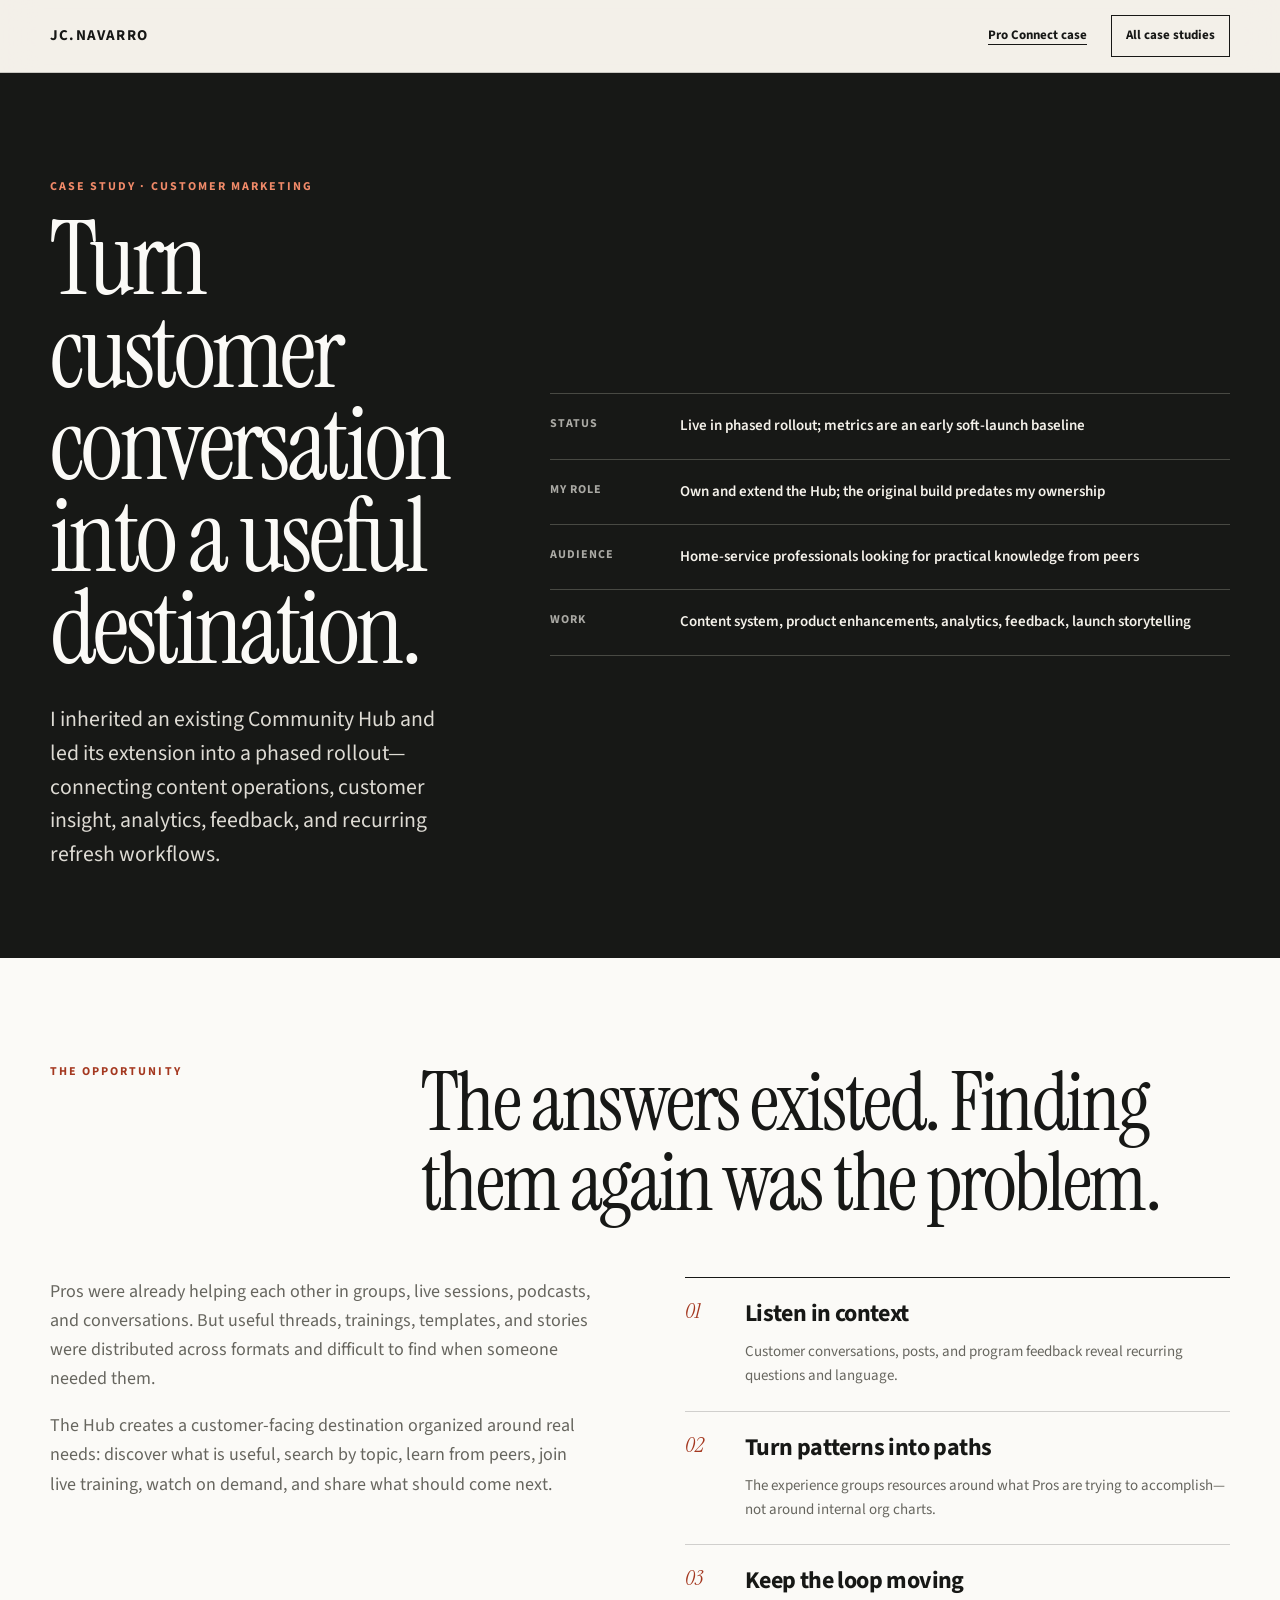
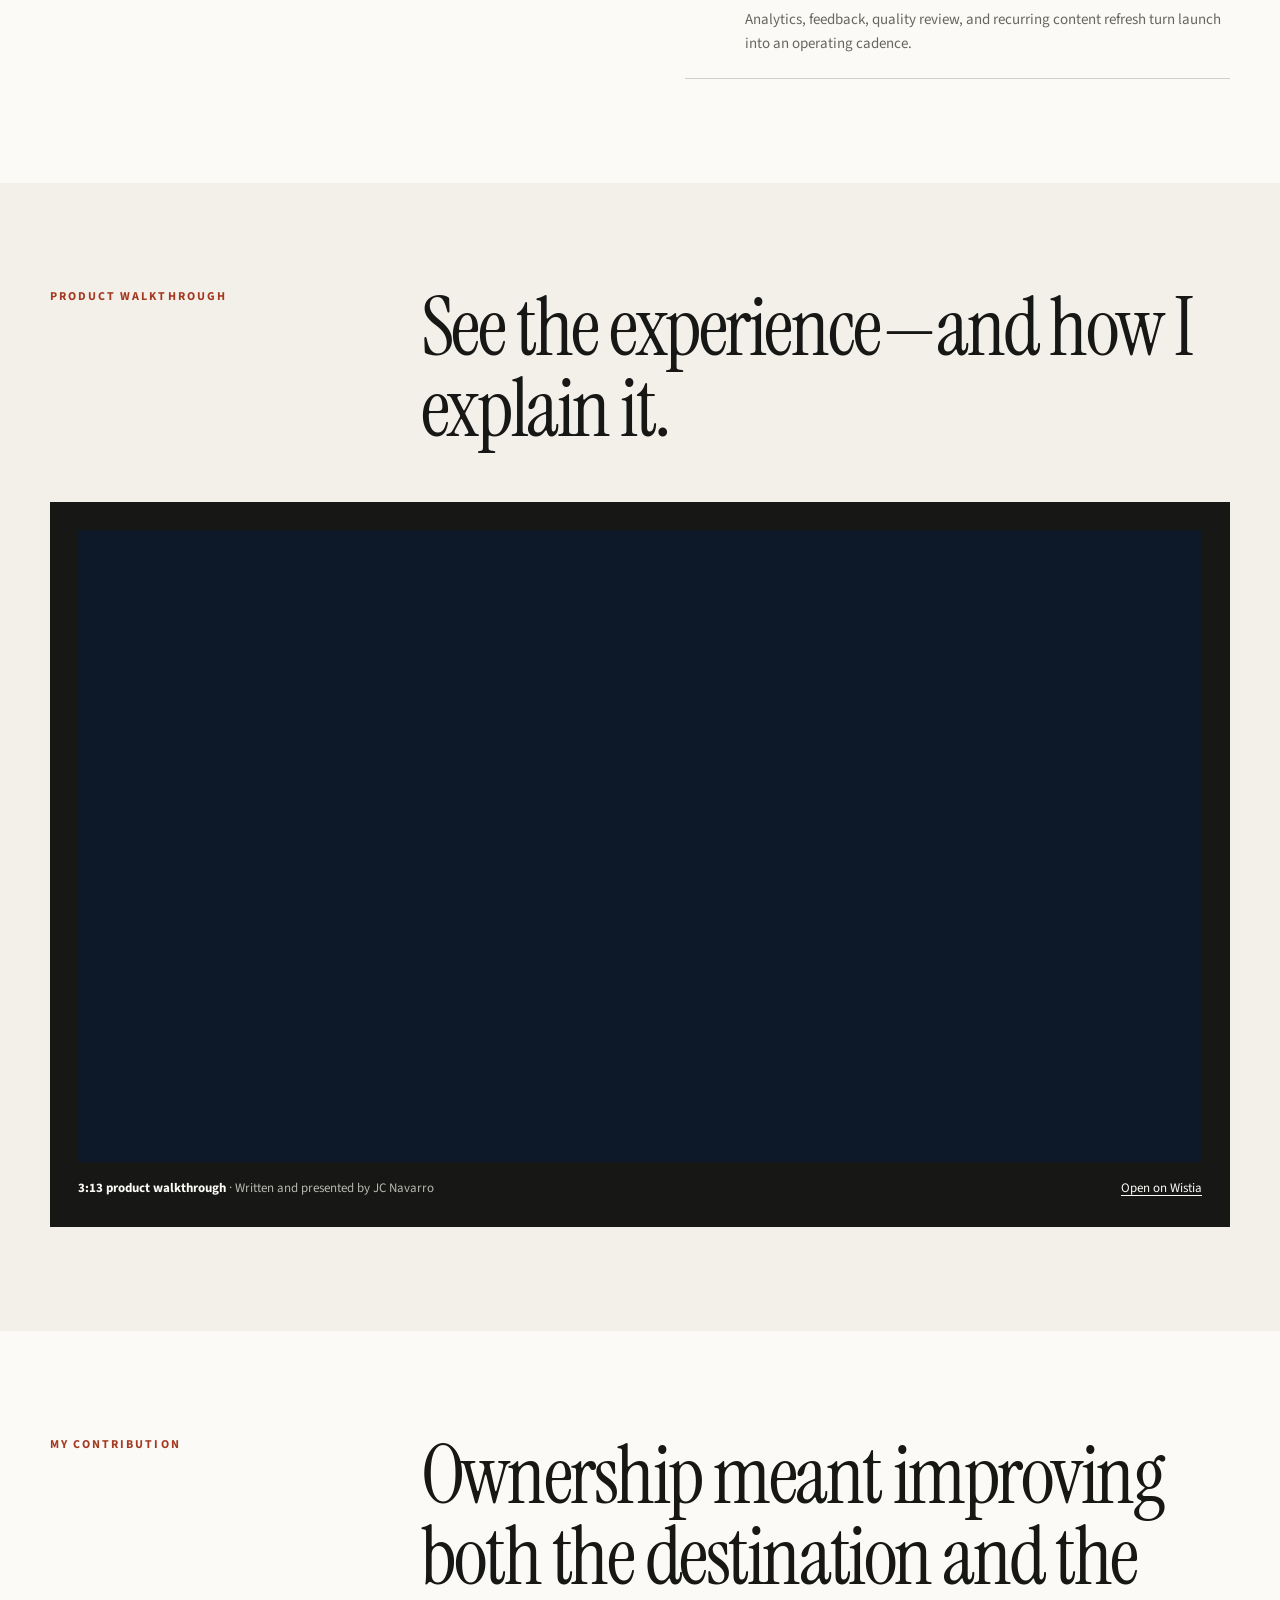
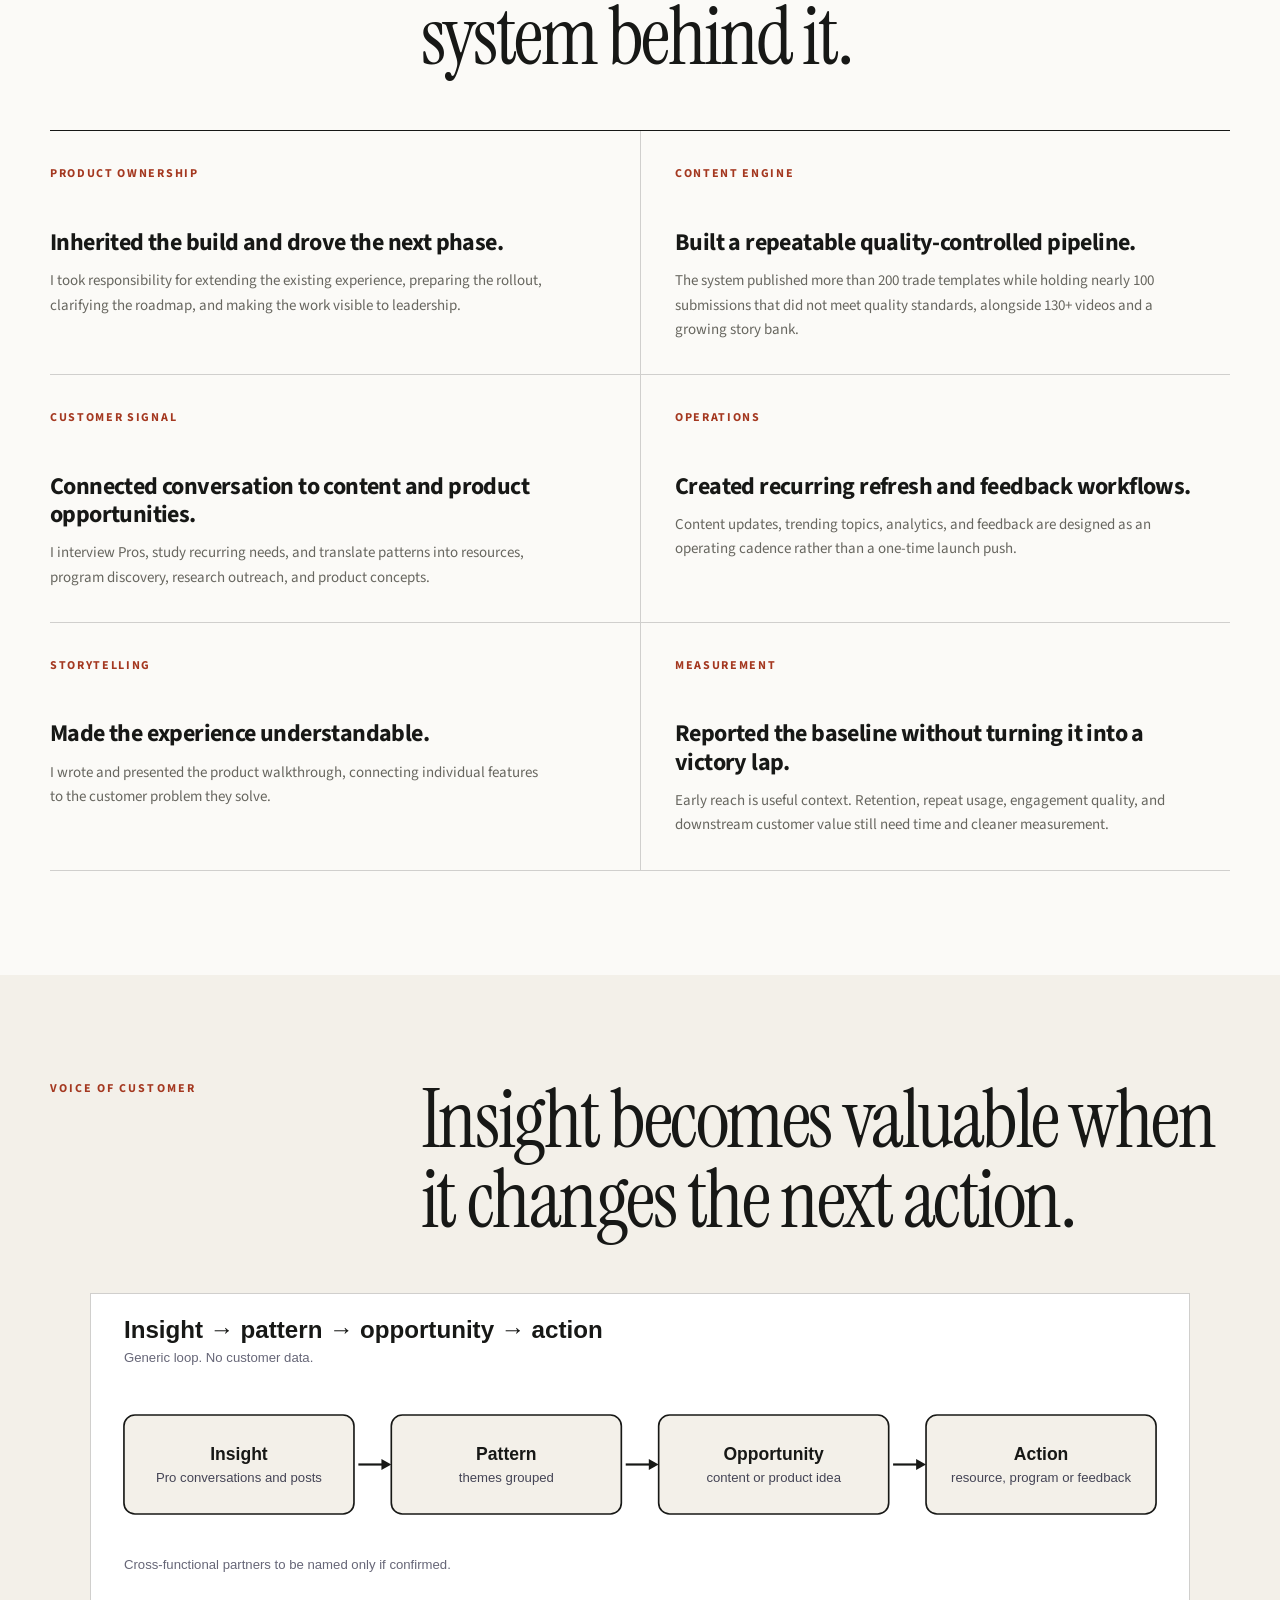
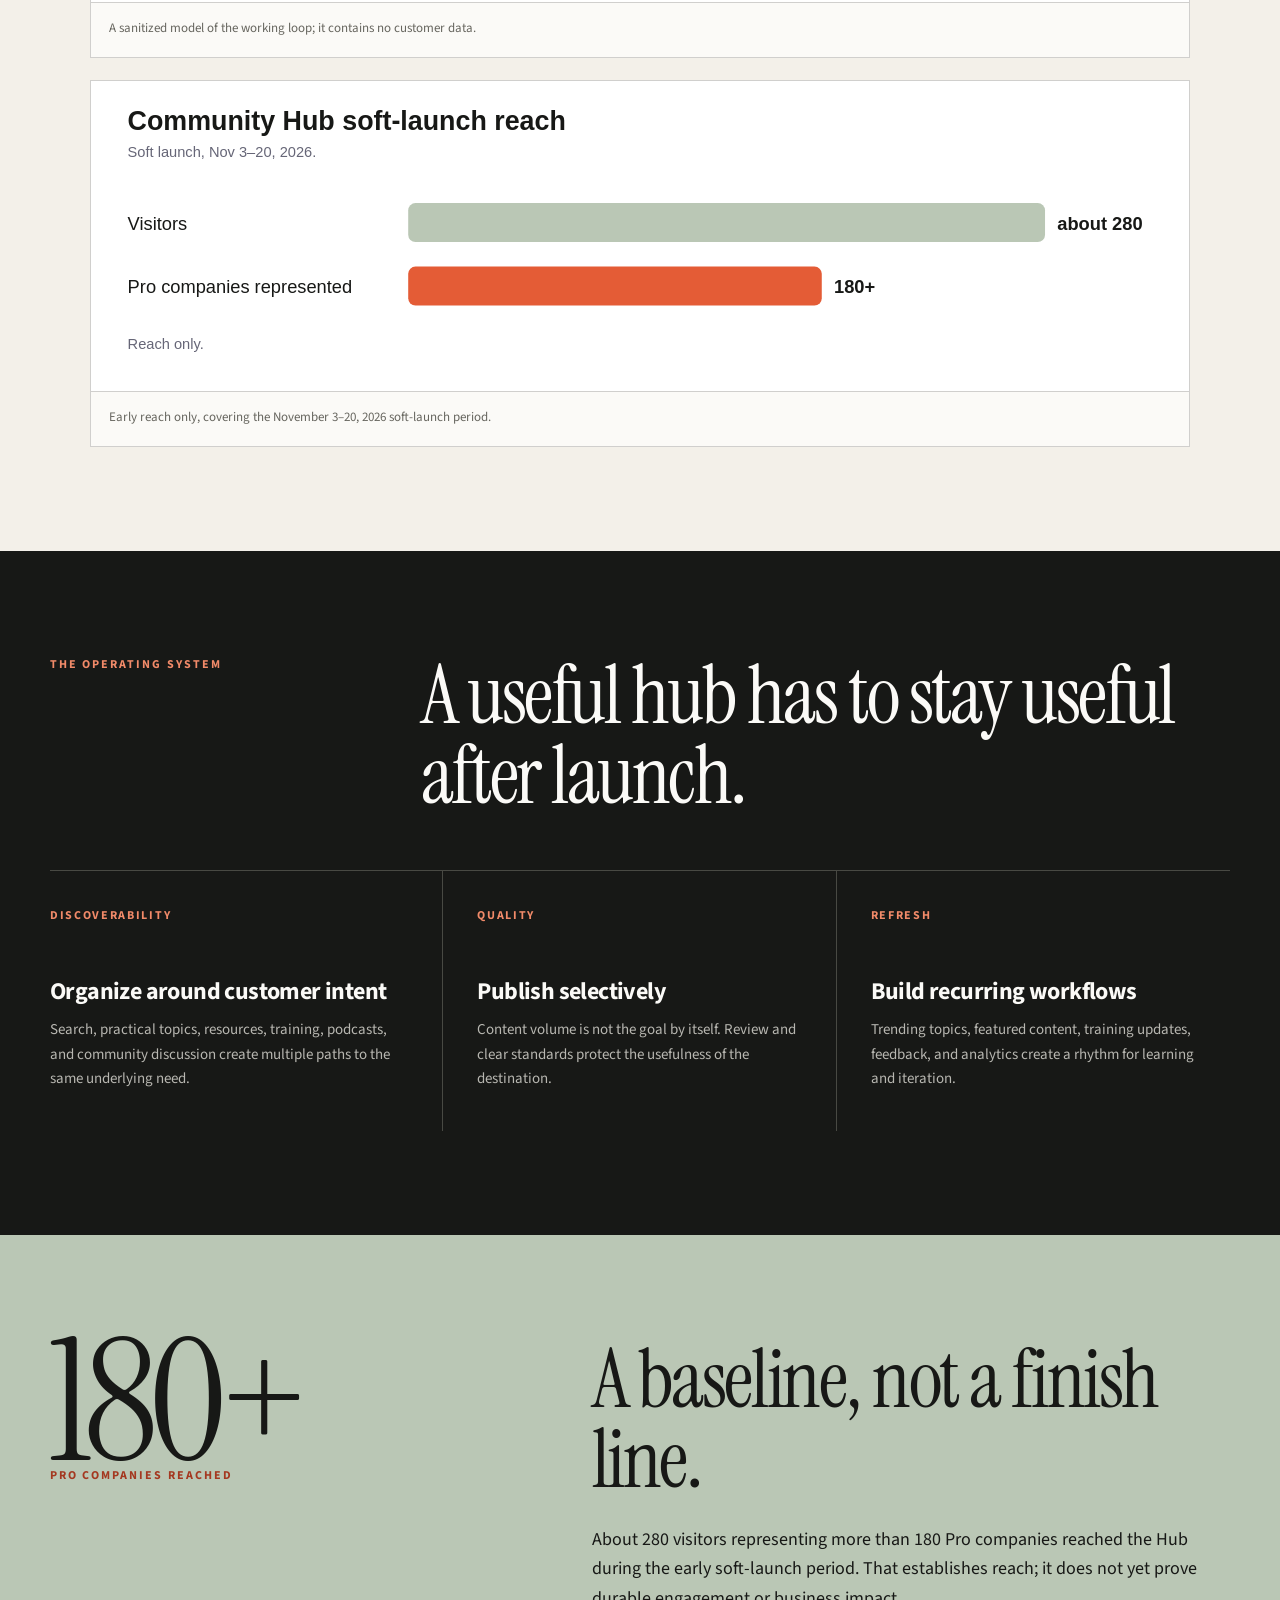
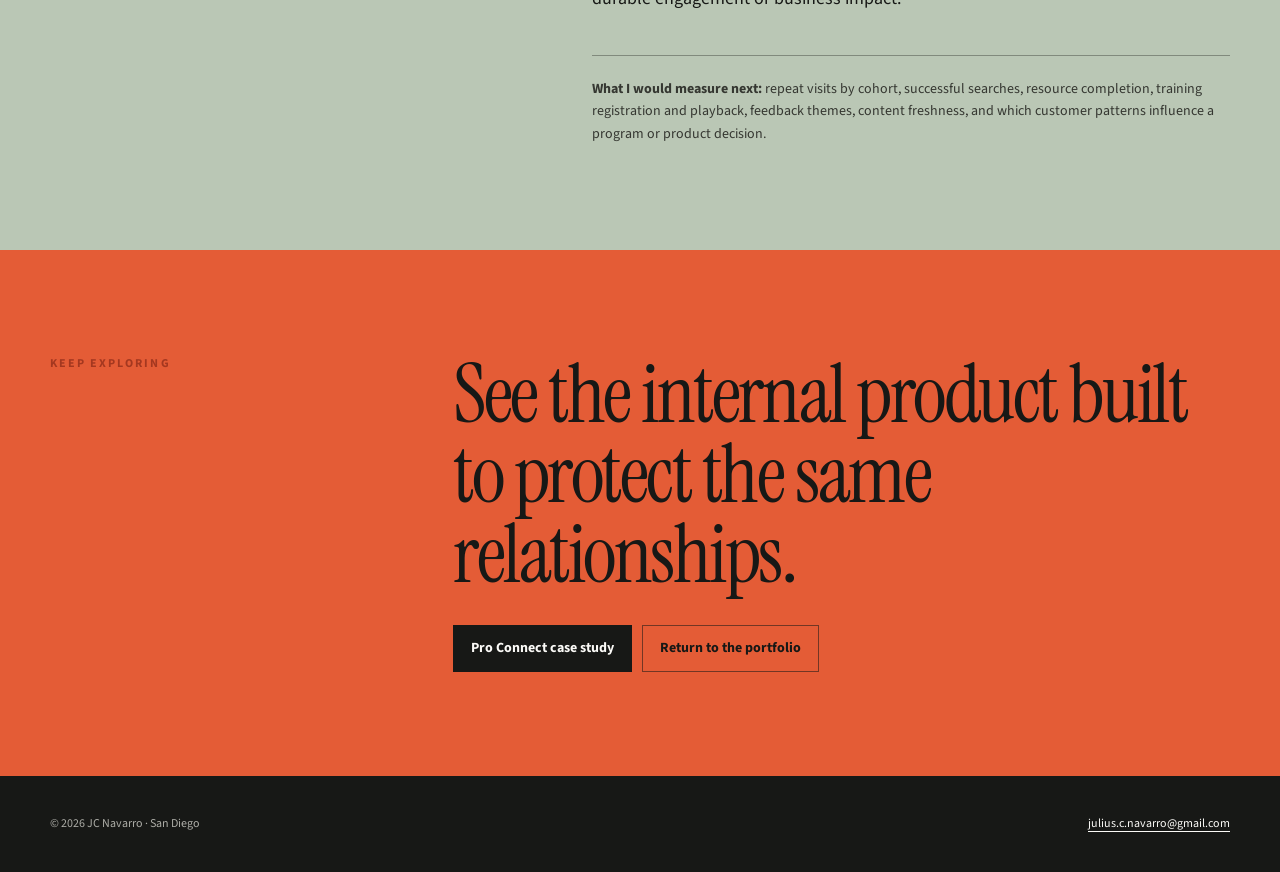
<file: community-hub-case-study.html>
<!doctype html>
<html lang="en">
<head>
  <meta charset="utf-8">
  <meta name="viewport" content="width=device-width, initial-scale=1">
  <meta name="description" content="How JC Navarro owns and extends a customer-facing Community Hub by connecting customer insight, content operations, analytics, feedback, and product storytelling.">
  <title>Community Hub case study — JC Navarro</title>
  <link rel="canonical" href="https://jcnavarro.net/community-hub-case-study.html">
  <link rel="preconnect" href="https://fonts.googleapis.com">
  <link rel="preconnect" href="https://fonts.gstatic.com" crossorigin>
  <link href="https://fonts.googleapis.com/css2?family=Instrument+Serif:ital@0;1&amp;family=Source+Sans+3:wght@400;500;600;700&amp;display=swap" rel="stylesheet">
  <link rel="stylesheet" href="assets/case-study.css">
  <link rel="icon" href="assets/favicon.ico">
  <meta property="og:type" content="article">
  <meta property="og:url" content="https://jcnavarro.net/community-hub-case-study.html">
  <meta property="og:title" content="Community Hub case study — JC Navarro">
  <meta property="og:description" content="Turning customer conversation into a useful, searchable destination—and a recurring operating system.">
  <meta property="og:image" content="https://jcnavarro.net/assets/og-community-hub.png">
  <meta property="og:image:width" content="1200">
  <meta property="og:image:height" content="630">
  <meta property="og:image:alt" content="Community Hub case study by JC Navarro">
  <meta name="twitter:card" content="summary_large_image">
  <script type="application/ld+json">
  {
    "@context": "https://schema.org",
    "@graph": [
      {
        "@type": "Article",
        "headline": "Community Hub: turn customer conversation into a useful destination",
        "author": {"@type": "Person", "name": "JC Navarro", "url": "https://jcnavarro.net/"},
        "url": "https://jcnavarro.net/community-hub-case-study.html",
        "image": "https://jcnavarro.net/assets/og-community-hub.png",
        "about": ["Customer marketing", "Online community", "Voice of customer"]
      },
      {
        "@type": "VideoObject",
        "name": "Community Hub walkthrough",
        "description": "JC Navarro guides Housecall Pro customers through discovery, resources, trainings, podcasts, trending topics, and feedback in the Community Hub.",
        "thumbnailUrl": "https://embed-ssl.wistia.com/deliveries/e3e7cadf9aa1a8360af8397fddc1f9e4ea0cfb5b.jpg",
        "uploadDate": "2026-11-22",
        "duration": "PT3M13S",
        "embedUrl": "https://fast.wistia.net/embed/iframe/205fccatbd"
      }
    ]
  }
  </script>
</head>
<body>
  <a class="skip" href="#main">Skip to case study</a>
  <header><nav class="shell" aria-label="Case study navigation"><a class="mark" href="index.html#top">JC.NAVARRO</a><div class="navlinks"><a href="pro-connect-case-study.html">Pro Connect case</a><a class="portfolio-link" href="index.html#work">All case studies</a></div></nav></header>
  <main id="main">
    <section class="case-hero">
      <div class="case-hero-grid shell">
        <div><div class="eyebrow light">Case study · Customer marketing</div><h1>Turn customer conversation into a useful destination.</h1><p class="lede">I inherited an existing Community Hub and led its extension into a phased rollout—connecting content operations, customer insight, analytics, feedback, and recurring refresh workflows.</p></div>
        <div class="hero-facts" aria-label="Case study facts">
          <div class="hero-fact"><small>Status</small><span>Live in phased rollout; metrics are an early soft-launch baseline</span></div>
          <div class="hero-fact"><small>My role</small><span>Own and extend the Hub; the original build predates my ownership</span></div>
          <div class="hero-fact"><small>Audience</small><span>Home-service professionals looking for practical knowledge from peers</span></div>
          <div class="hero-fact"><small>Work</small><span>Content system, product enhancements, analytics, feedback, launch storytelling</span></div>
        </div>
      </div>
    </section>

    <section class="section white">
      <div class="shell">
        <div class="section-head"><div class="eyebrow">The opportunity</div><h2>The answers existed. Finding them again was the problem.</h2></div>
        <div class="story">
          <div class="story-copy"><p>Pros were already helping each other in groups, live sessions, podcasts, and conversations. But useful threads, trainings, templates, and stories were distributed across formats and difficult to find when someone needed them.</p><p>The Hub creates a customer-facing destination organized around real needs: discover what is useful, search by topic, learn from peers, join live training, watch on demand, and share what should come next.</p></div>
          <div class="story-points">
            <div class="story-point"><b>01</b><div><h3>Listen in context</h3><p>Customer conversations, posts, and program feedback reveal recurring questions and language.</p></div></div>
            <div class="story-point"><b>02</b><div><h3>Turn patterns into paths</h3><p>The experience groups resources around what Pros are trying to accomplish—not around internal org charts.</p></div></div>
            <div class="story-point"><b>03</b><div><h3>Keep the loop moving</h3><p>Analytics, feedback, quality review, and recurring content refresh turn launch into an operating cadence.</p></div></div>
          </div>
        </div>
      </div>
    </section>

    <section class="section" id="walkthrough">
      <div class="shell">
        <div class="section-head"><div class="eyebrow">Product walkthrough</div><h2>See the experience—and how I explain it.</h2></div>
        <div class="media-shell">
          <iframe src="https://fast.wistia.net/embed/iframe/205fccatbd?seo=true&amp;videoFoam=true" title="JC Navarro presents the Housecall Pro Community Hub" loading="lazy" allow="autoplay; fullscreen; picture-in-picture" allowfullscreen></iframe>
          <div class="media-caption"><span><strong>3:13 product walkthrough</strong> · Written and presented by JC Navarro</span><span><a href="https://tryhousecall-1.wistia.com/s/7tep00pq34acu7r" target="_blank" rel="noopener noreferrer">Open on Wistia</a></span></div>
        </div>
      </div>
    </section>

    <section class="section white">
      <div class="shell">
        <div class="section-head"><div class="eyebrow">My contribution</div><h2>Ownership meant improving both the destination and the system behind it.</h2></div>
        <div class="decision-grid">
          <article class="decision"><small>Product ownership</small><h3>Inherited the build and drove the next phase.</h3><p>I took responsibility for extending the existing experience, preparing the rollout, clarifying the roadmap, and making the work visible to leadership.</p></article>
          <article class="decision"><small>Content engine</small><h3>Built a repeatable quality-controlled pipeline.</h3><p>The system published more than 200 trade templates while holding nearly 100 submissions that did not meet quality standards, alongside 130+ videos and a growing story bank.</p></article>
          <article class="decision"><small>Customer signal</small><h3>Connected conversation to content and product opportunities.</h3><p>I interview Pros, study recurring needs, and translate patterns into resources, program discovery, research outreach, and product concepts.</p></article>
          <article class="decision"><small>Operations</small><h3>Created recurring refresh and feedback workflows.</h3><p>Content updates, trending topics, analytics, and feedback are designed as an operating cadence rather than a one-time launch push.</p></article>
          <article class="decision"><small>Storytelling</small><h3>Made the experience understandable.</h3><p>I wrote and presented the product walkthrough, connecting individual features to the customer problem they solve.</p></article>
          <article class="decision"><small>Measurement</small><h3>Reported the baseline without turning it into a victory lap.</h3><p>Early reach is useful context. Retention, repeat usage, engagement quality, and downstream customer value still need time and cleaner measurement.</p></article>
        </div>
      </div>
    </section>

    <section class="section">
      <div class="shell">
        <div class="section-head"><div class="eyebrow">Voice of customer</div><h2>Insight becomes valuable when it changes the next action.</h2></div>
        <div class="diagram-grid">
          <figure class="wide"><img src="assets/voc-insight-loop.svg" alt="Generic loop from customer insight to pattern, opportunity, and action"><figcaption>A sanitized model of the working loop; it contains no customer data.</figcaption></figure>
          <figure class="wide"><img src="assets/chart-hub-reach.svg" alt="Chart showing approximately 280 visitors from more than 180 Pro companies during the early soft launch"><figcaption>Early reach only, covering the November 3–20, 2026 soft-launch period.</figcaption></figure>
        </div>
      </div>
    </section>

    <section class="section dark">
      <div class="shell">
        <div class="section-head"><div class="eyebrow light">The operating system</div><h2>A useful hub has to stay useful after launch.</h2></div>
        <div class="build-grid">
          <article class="build-note"><small>Discoverability</small><h3>Organize around customer intent</h3><p>Search, practical topics, resources, training, podcasts, and community discussion create multiple paths to the same underlying need.</p></article>
          <article class="build-note"><small>Quality</small><h3>Publish selectively</h3><p>Content volume is not the goal by itself. Review and clear standards protect the usefulness of the destination.</p></article>
          <article class="build-note"><small>Refresh</small><h3>Build recurring workflows</h3><p>Trending topics, featured content, training updates, feedback, and analytics create a rhythm for learning and iteration.</p></article>
        </div>
      </div>
    </section>

    <section class="section sage">
      <div class="metric-band shell">
        <div><div class="metric-number">180+</div><div class="eyebrow">Pro companies reached</div></div>
        <div class="metric-copy"><h2>A baseline, not a finish line.</h2><p>About 280 visitors representing more than 180 Pro companies reached the Hub during the early soft-launch period. That establishes reach; it does not yet prove durable engagement or business impact.</p><div class="transparency"><strong>What I would measure next:</strong> repeat visits by cohort, successful searches, resource completion, training registration and playback, feedback themes, content freshness, and which customer patterns influence a program or product decision.</div></div>
      </div>
    </section>

    <section class="section next">
      <div class="next-grid shell"><div class="eyebrow">Keep exploring</div><div><h2>See the internal product built to protect the same relationships.</h2><div class="actions"><a class="button primary" href="pro-connect-case-study.html">Pro Connect case study</a><a class="button" href="index.html#insight">Return to the portfolio</a></div></div></div>
    </section>
  </main>
  <footer><div class="shell"><span>© 2026 JC Navarro · San Diego</span><span><a href="mailto:julius.c.navarro@gmail.com">julius.c.navarro@gmail.com</a></span></div></footer>
</body>
</html>
</file>
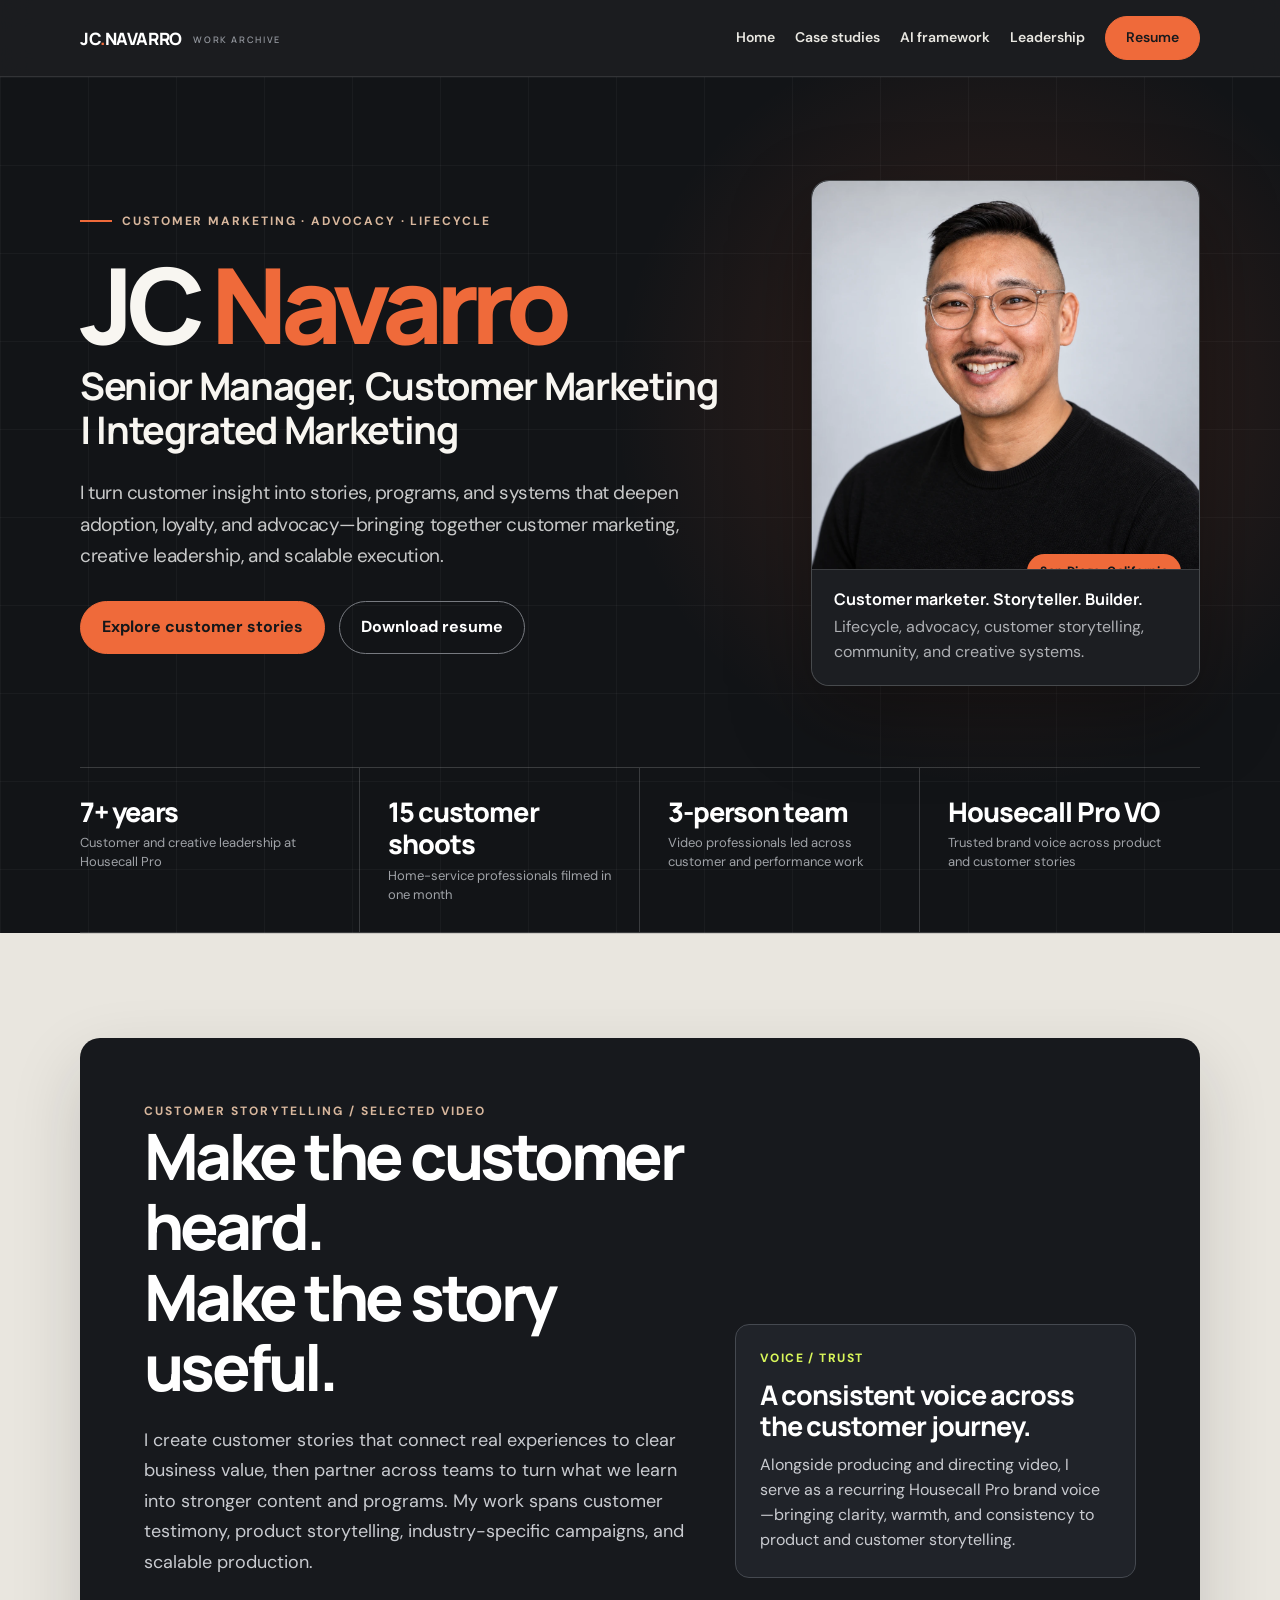
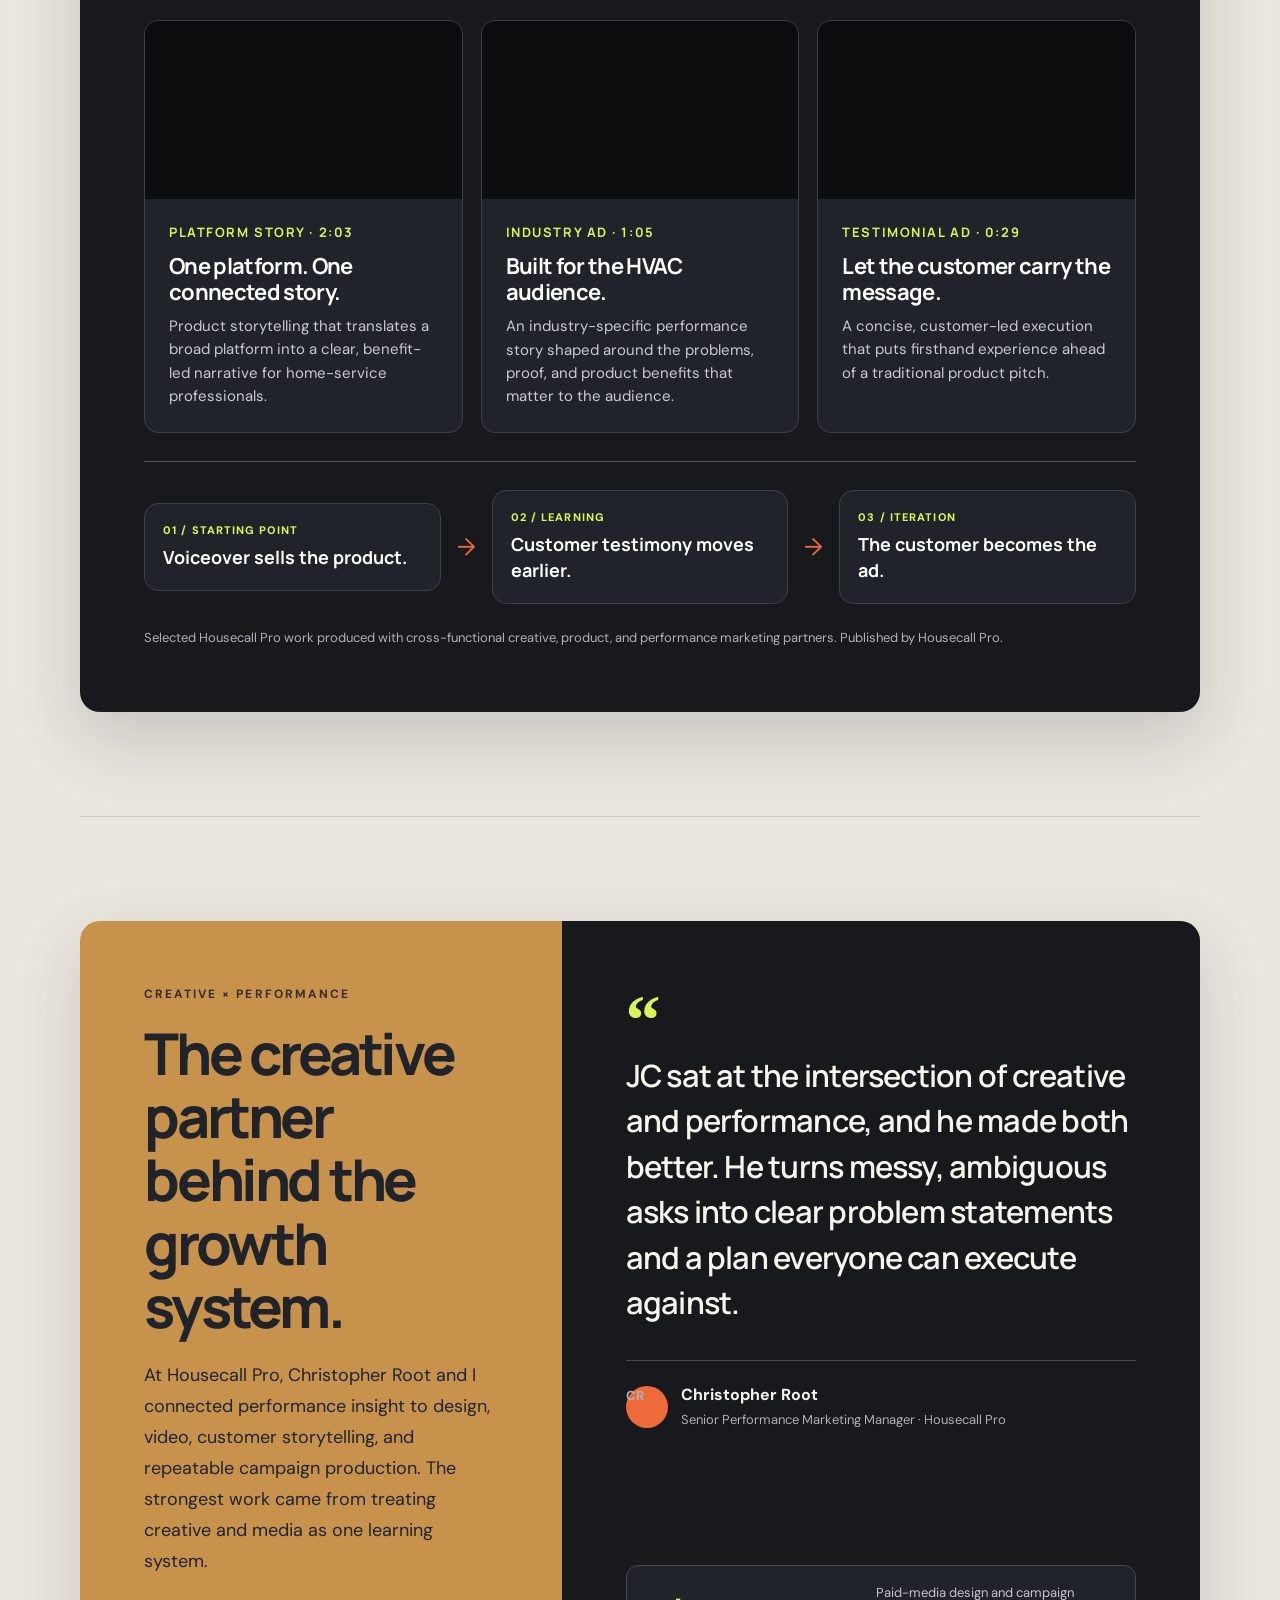
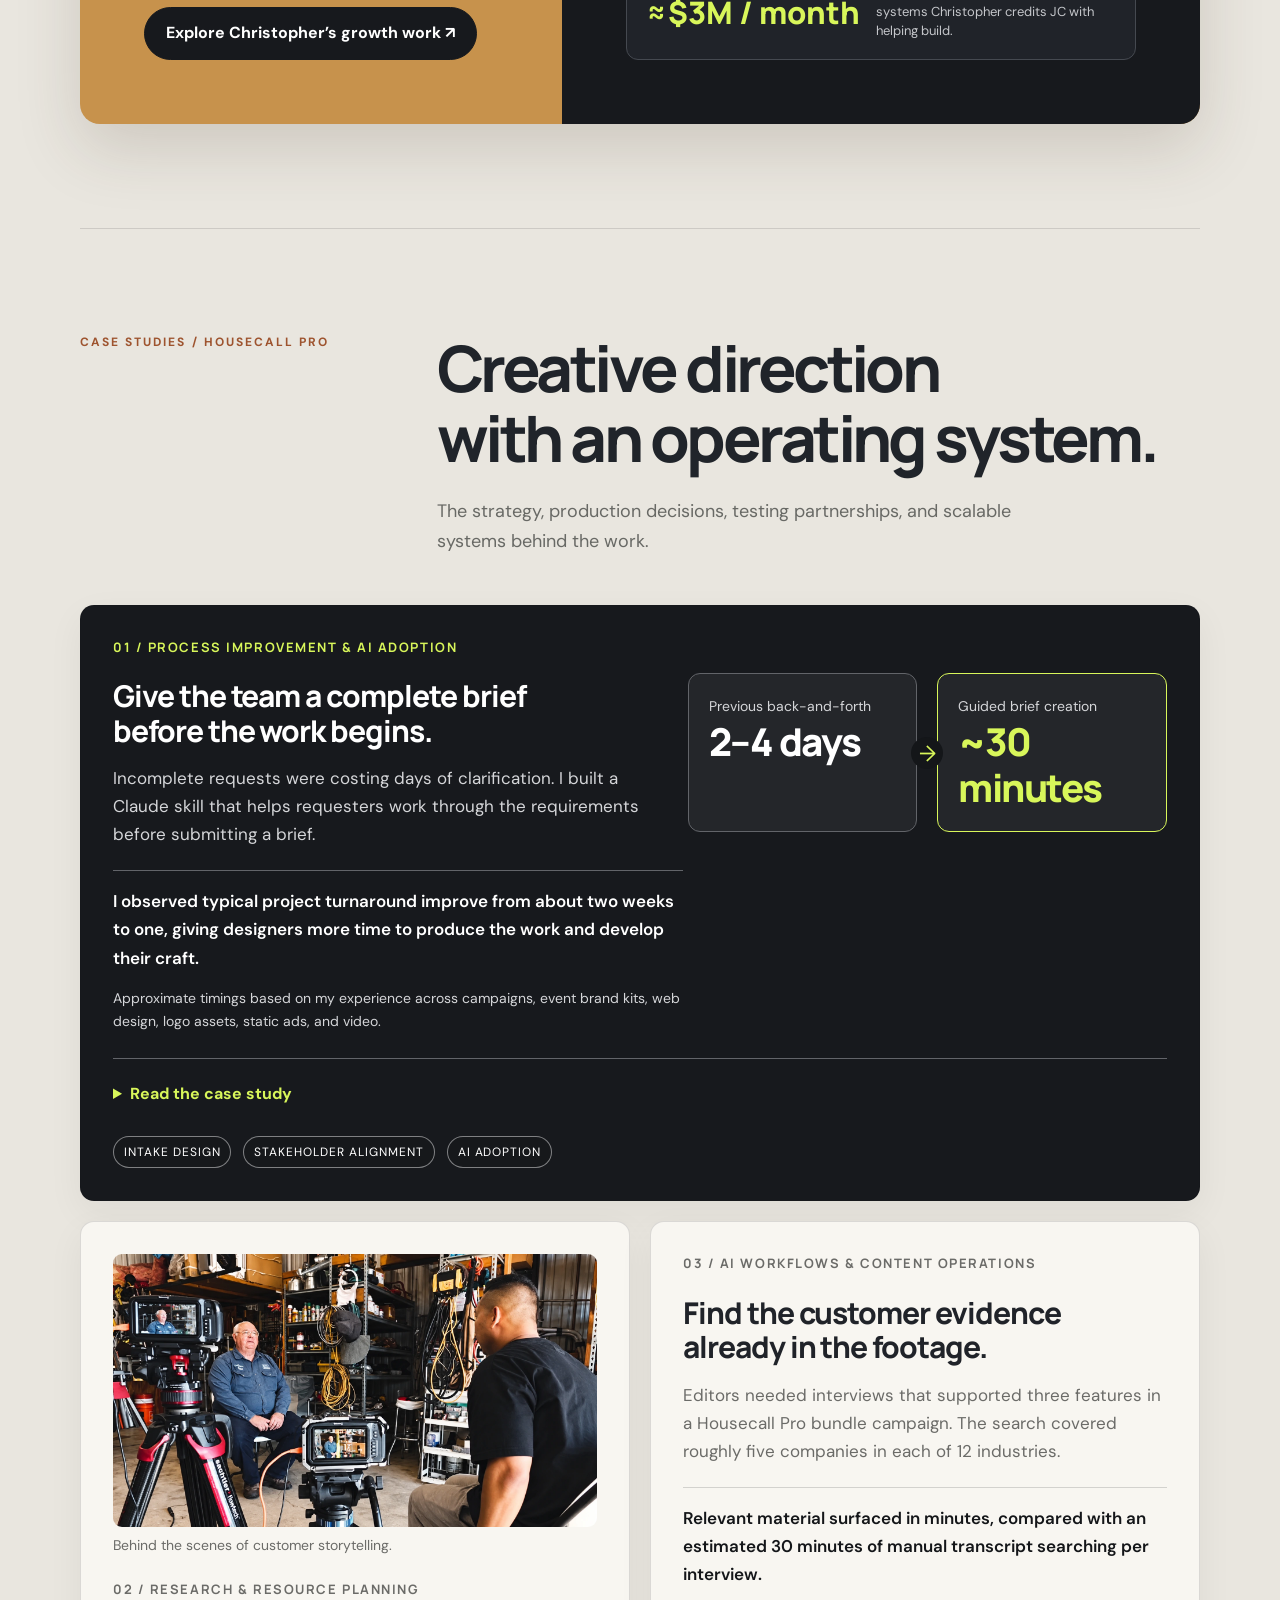
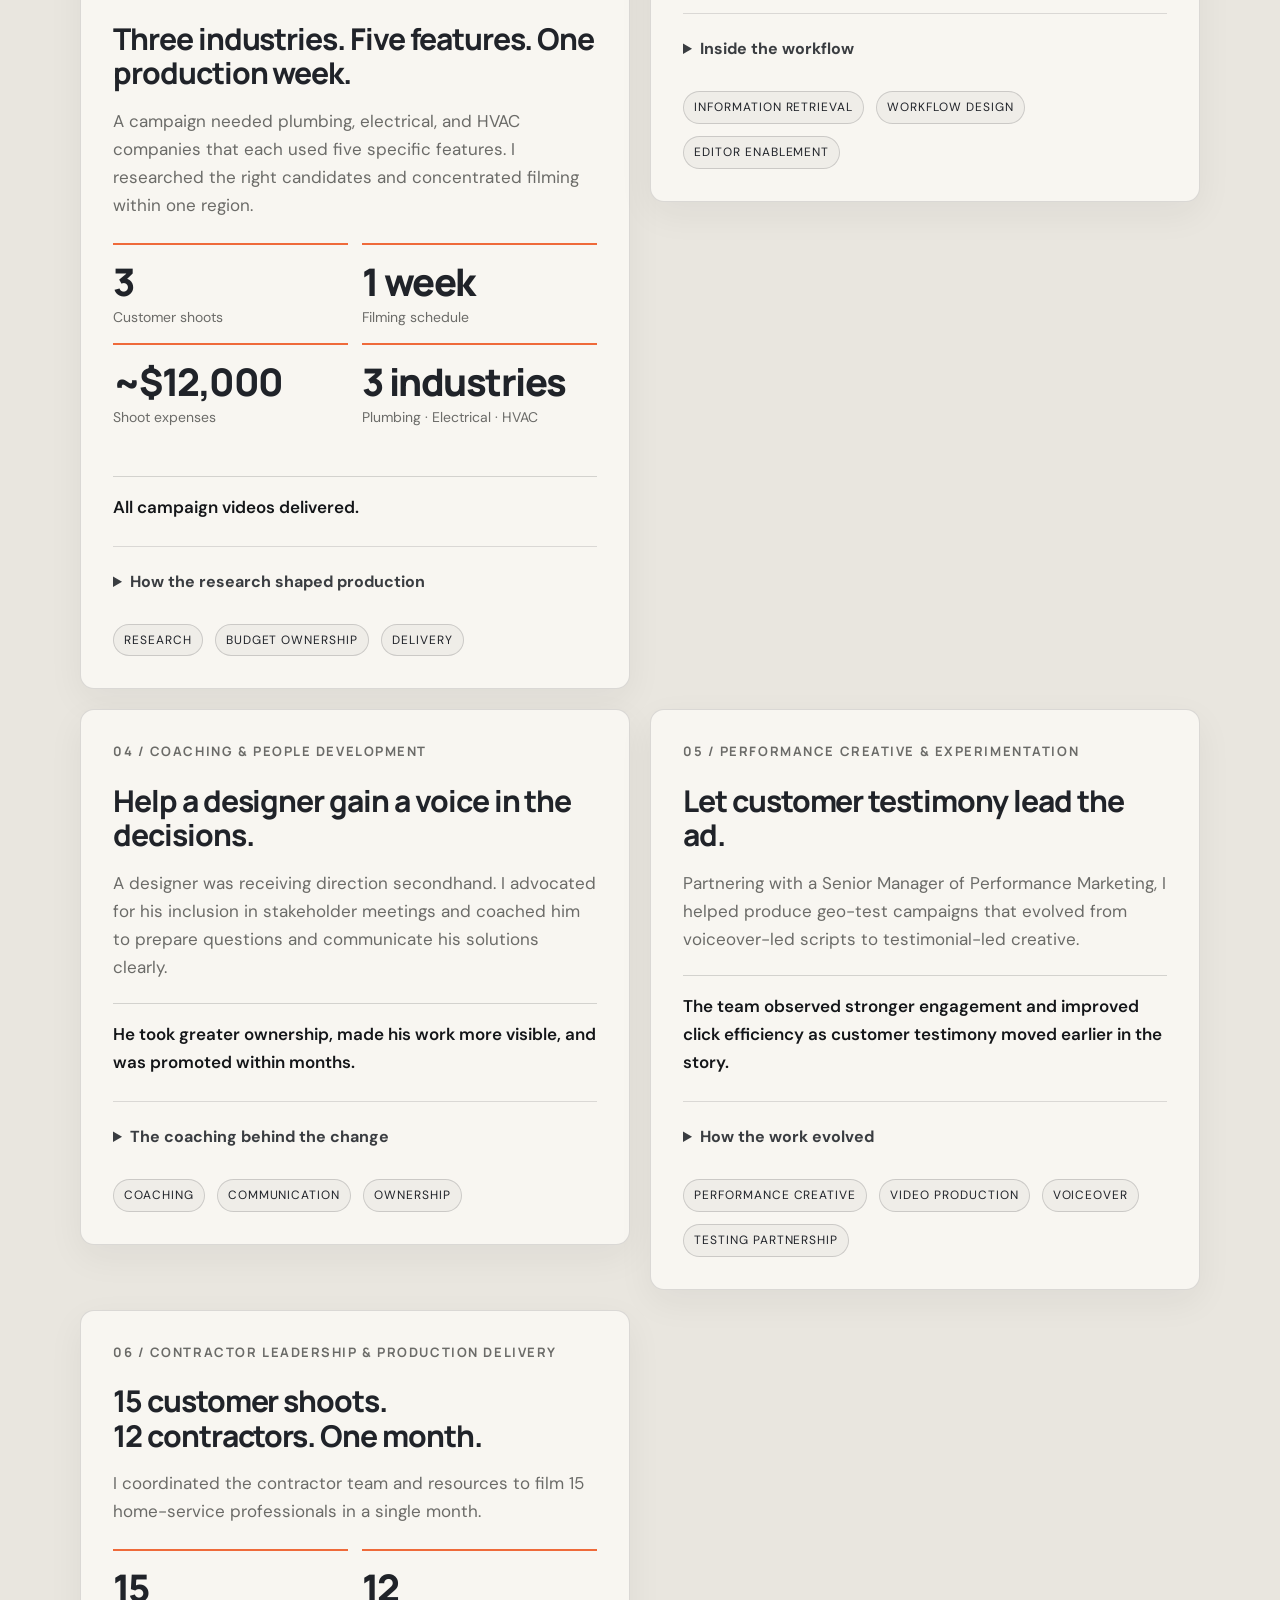
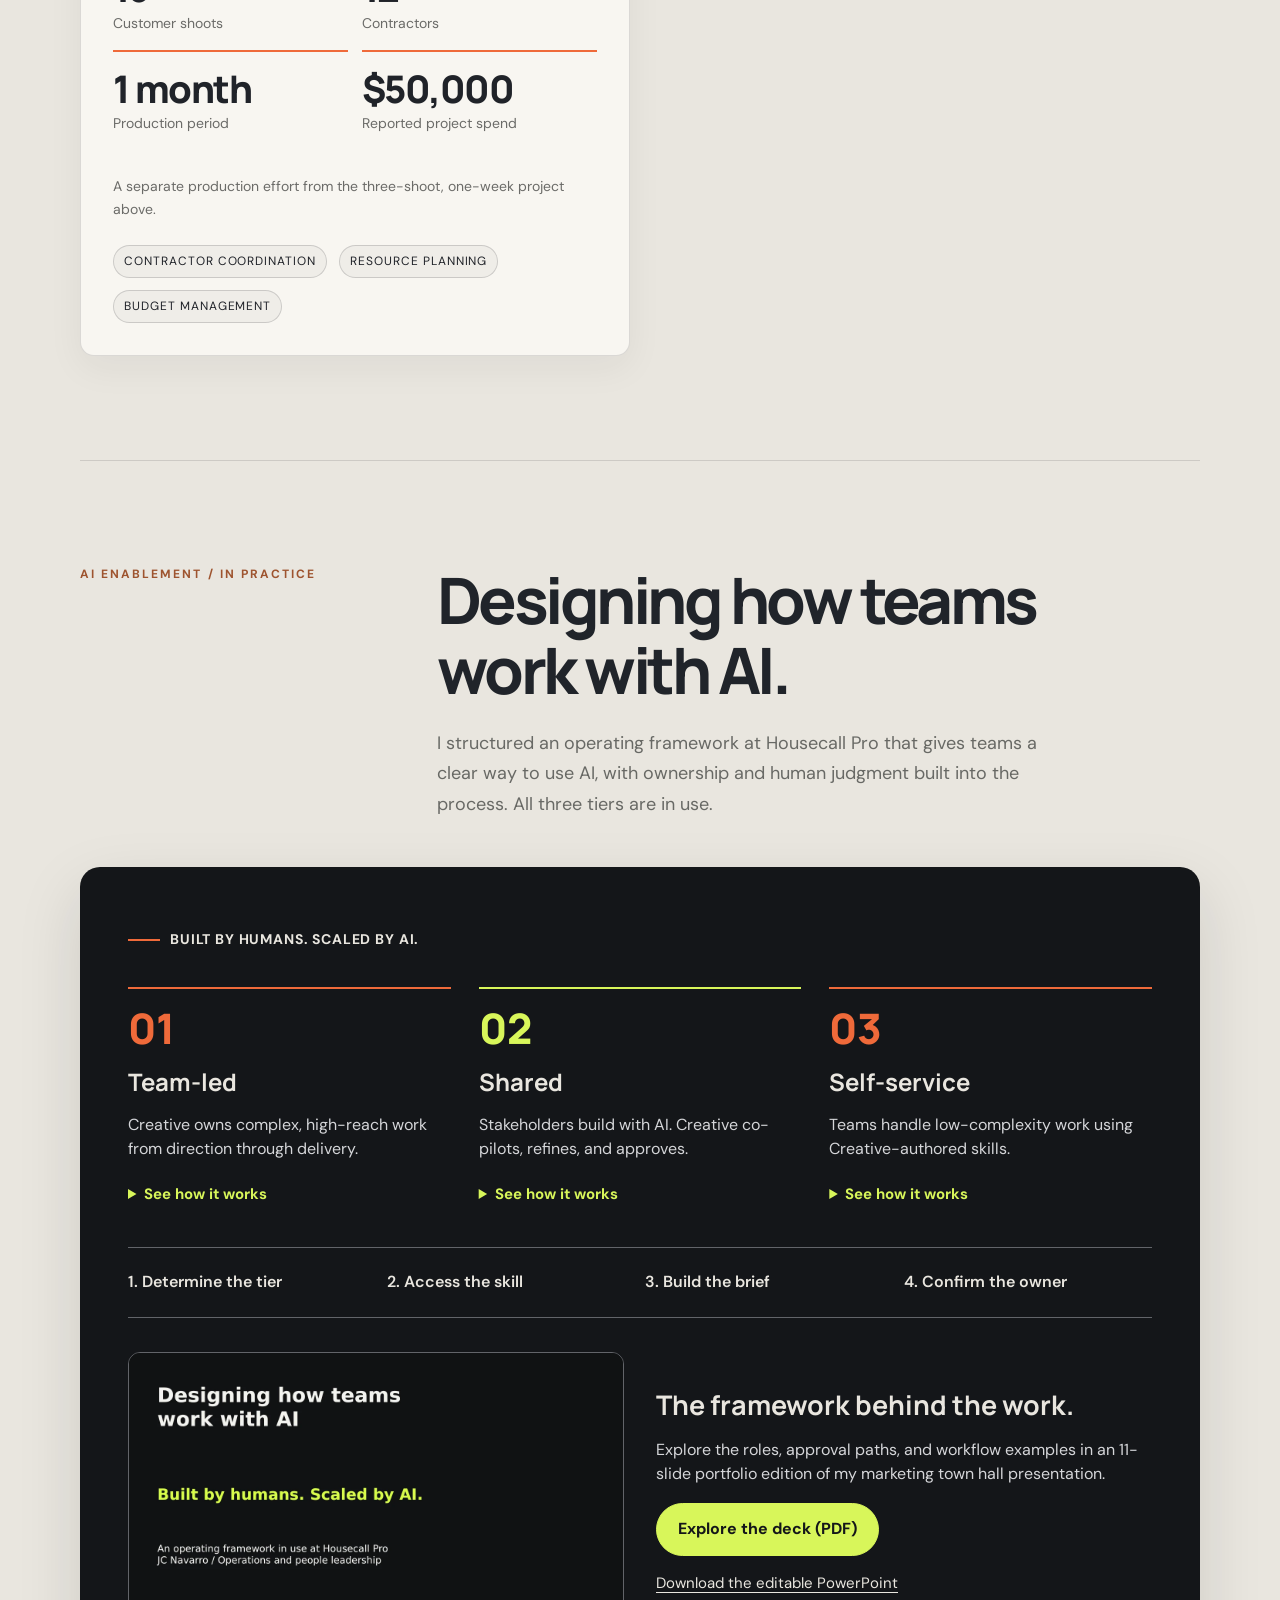
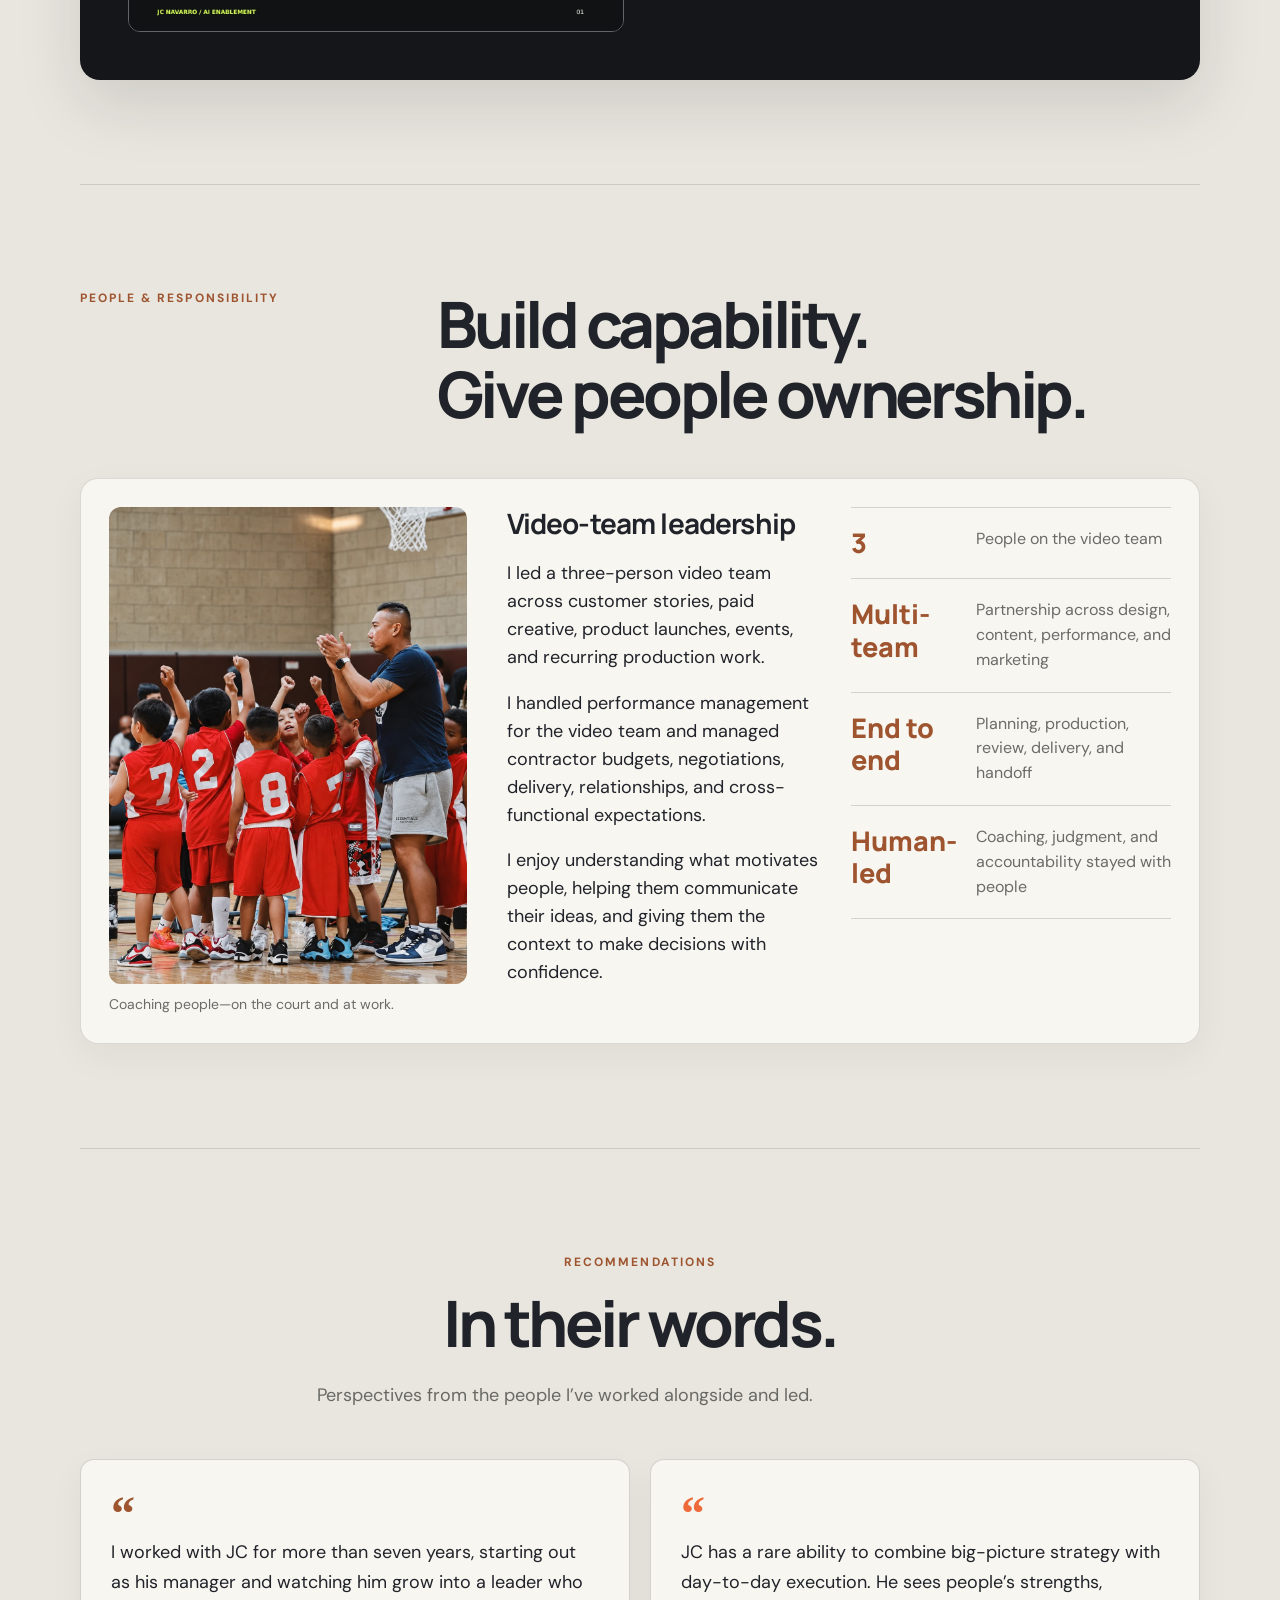
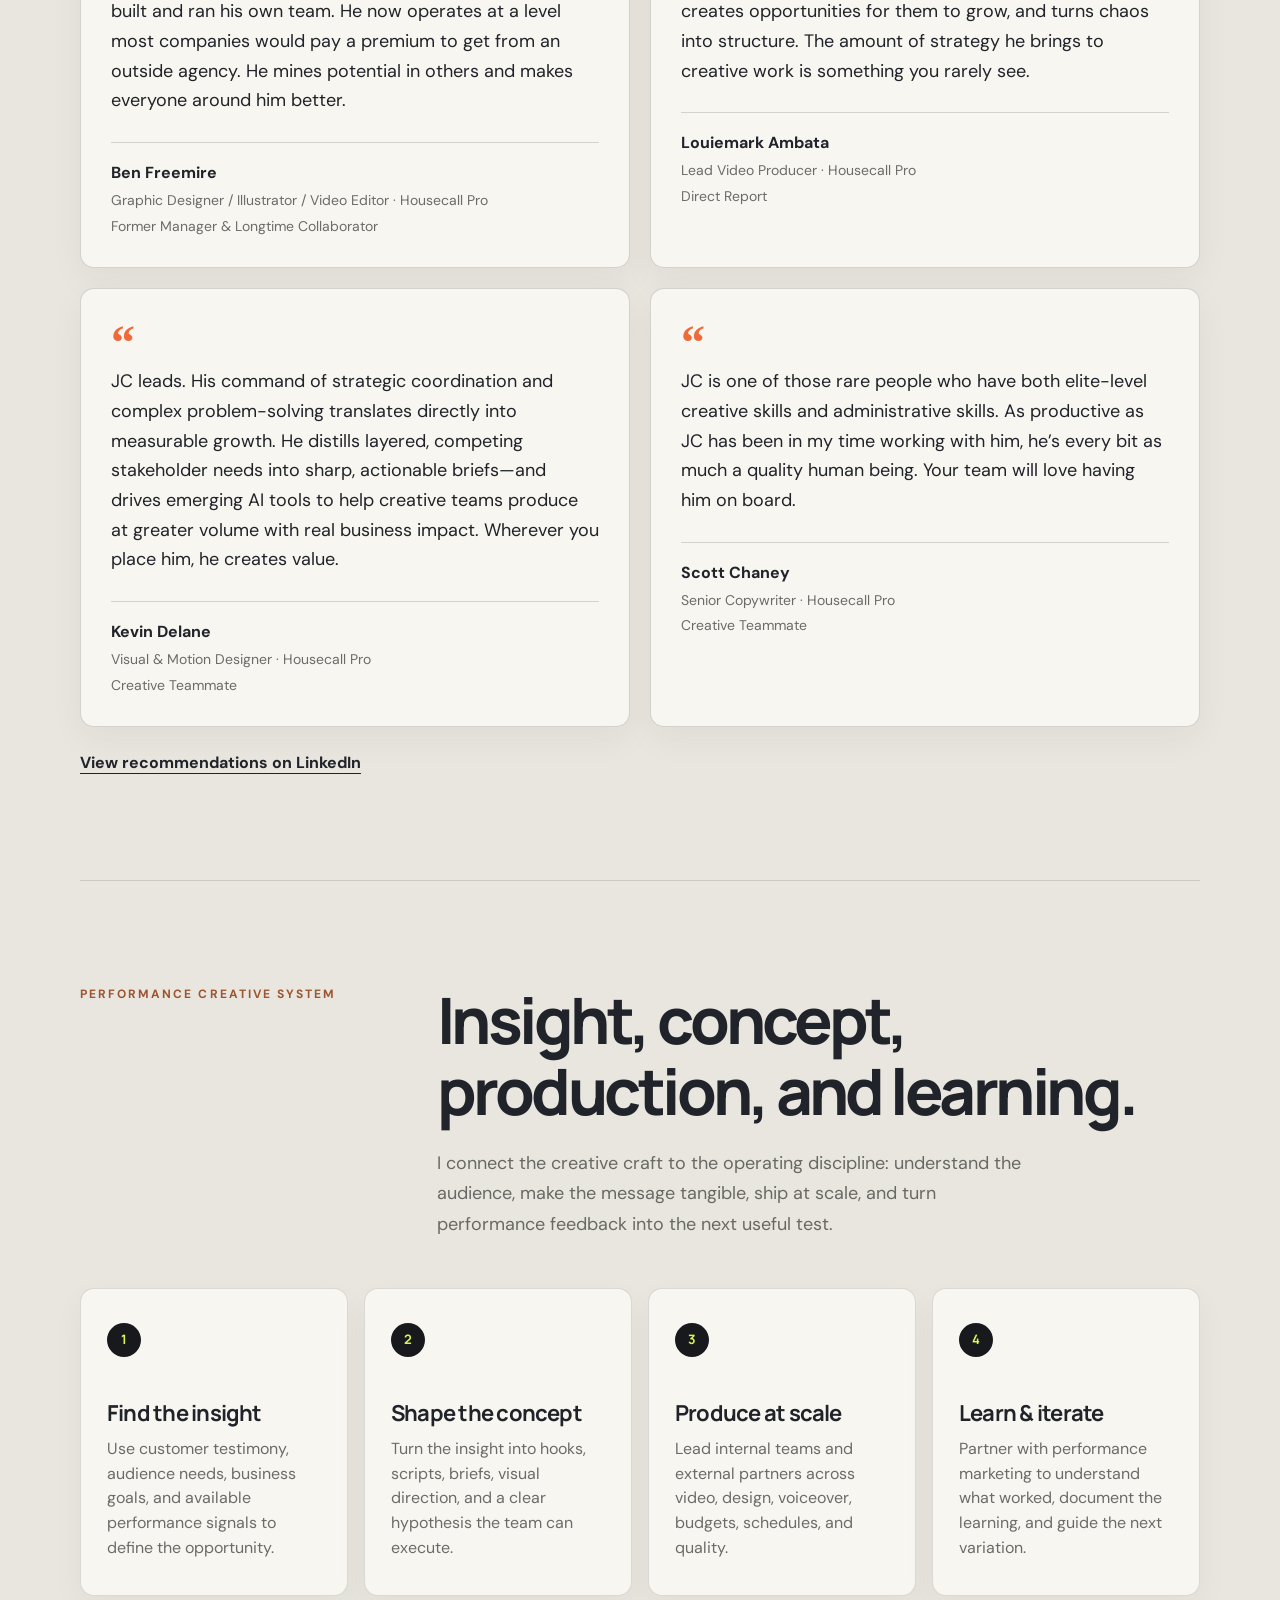
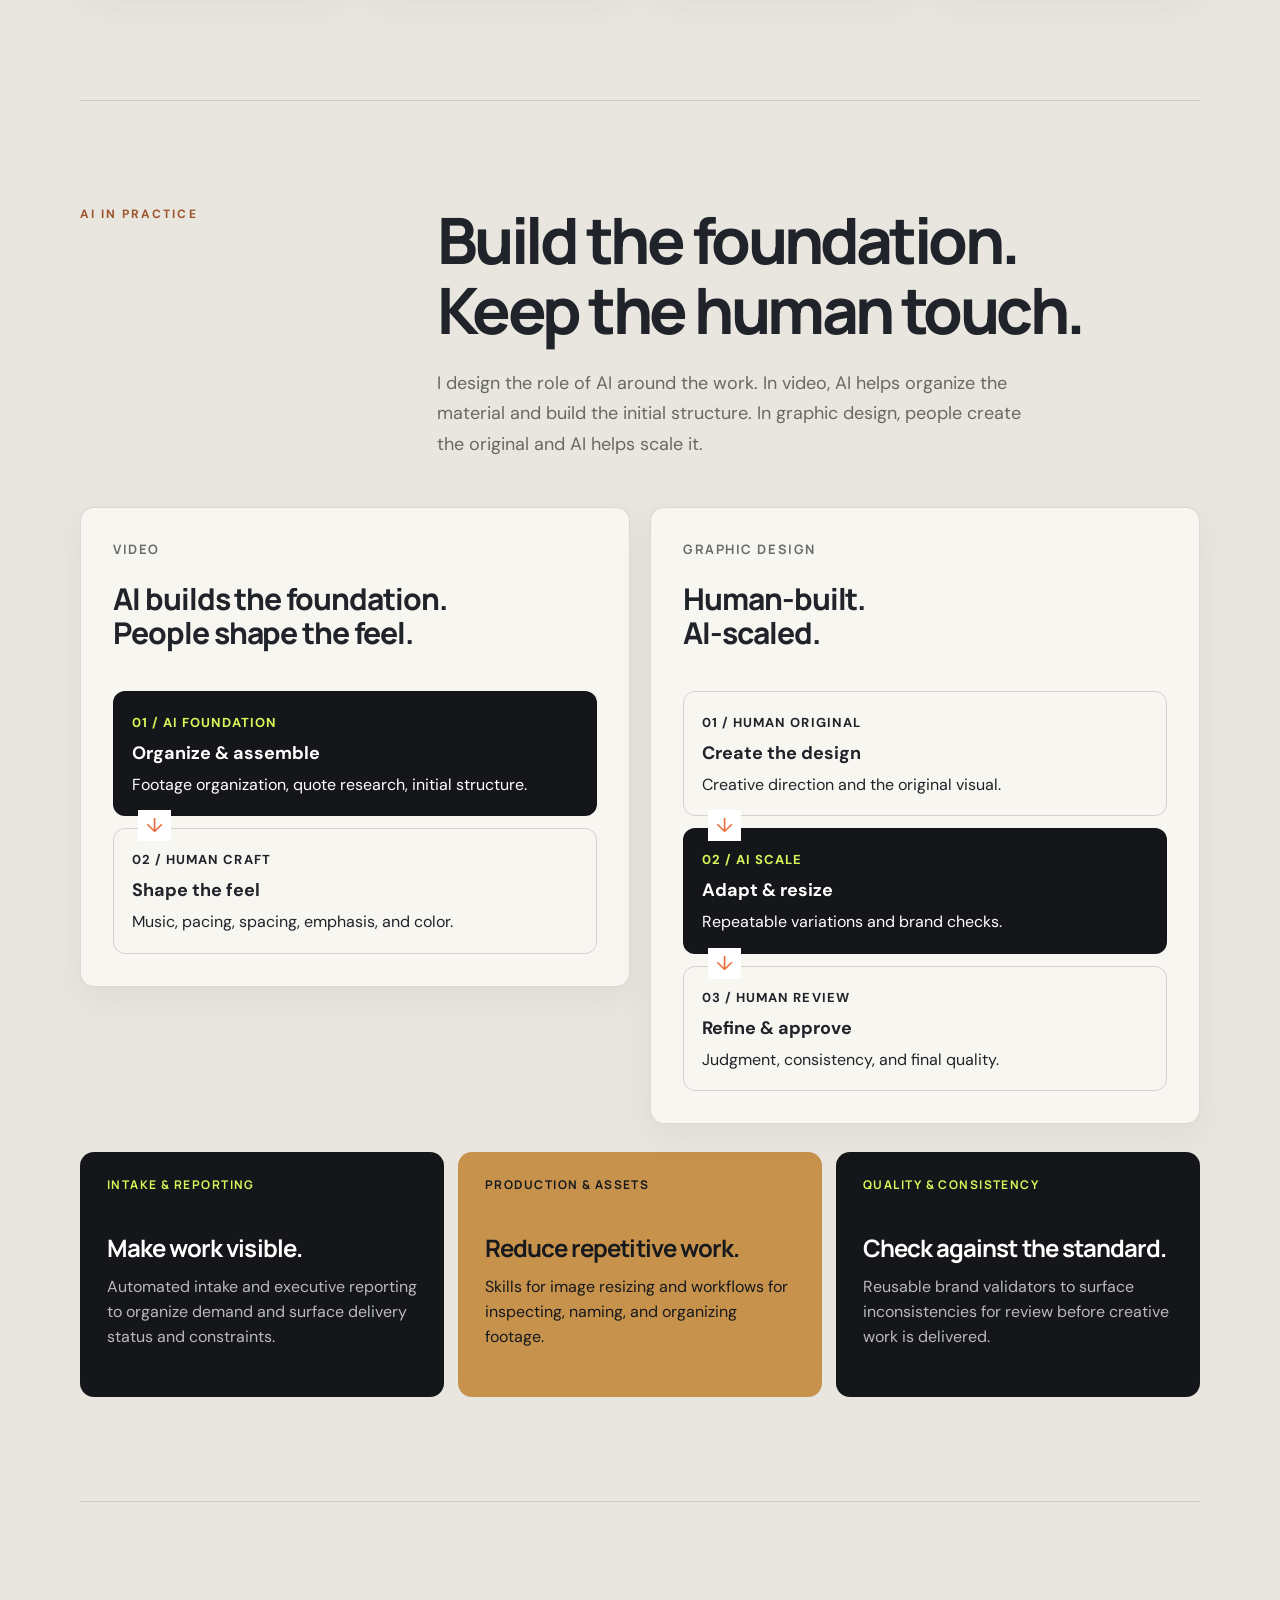
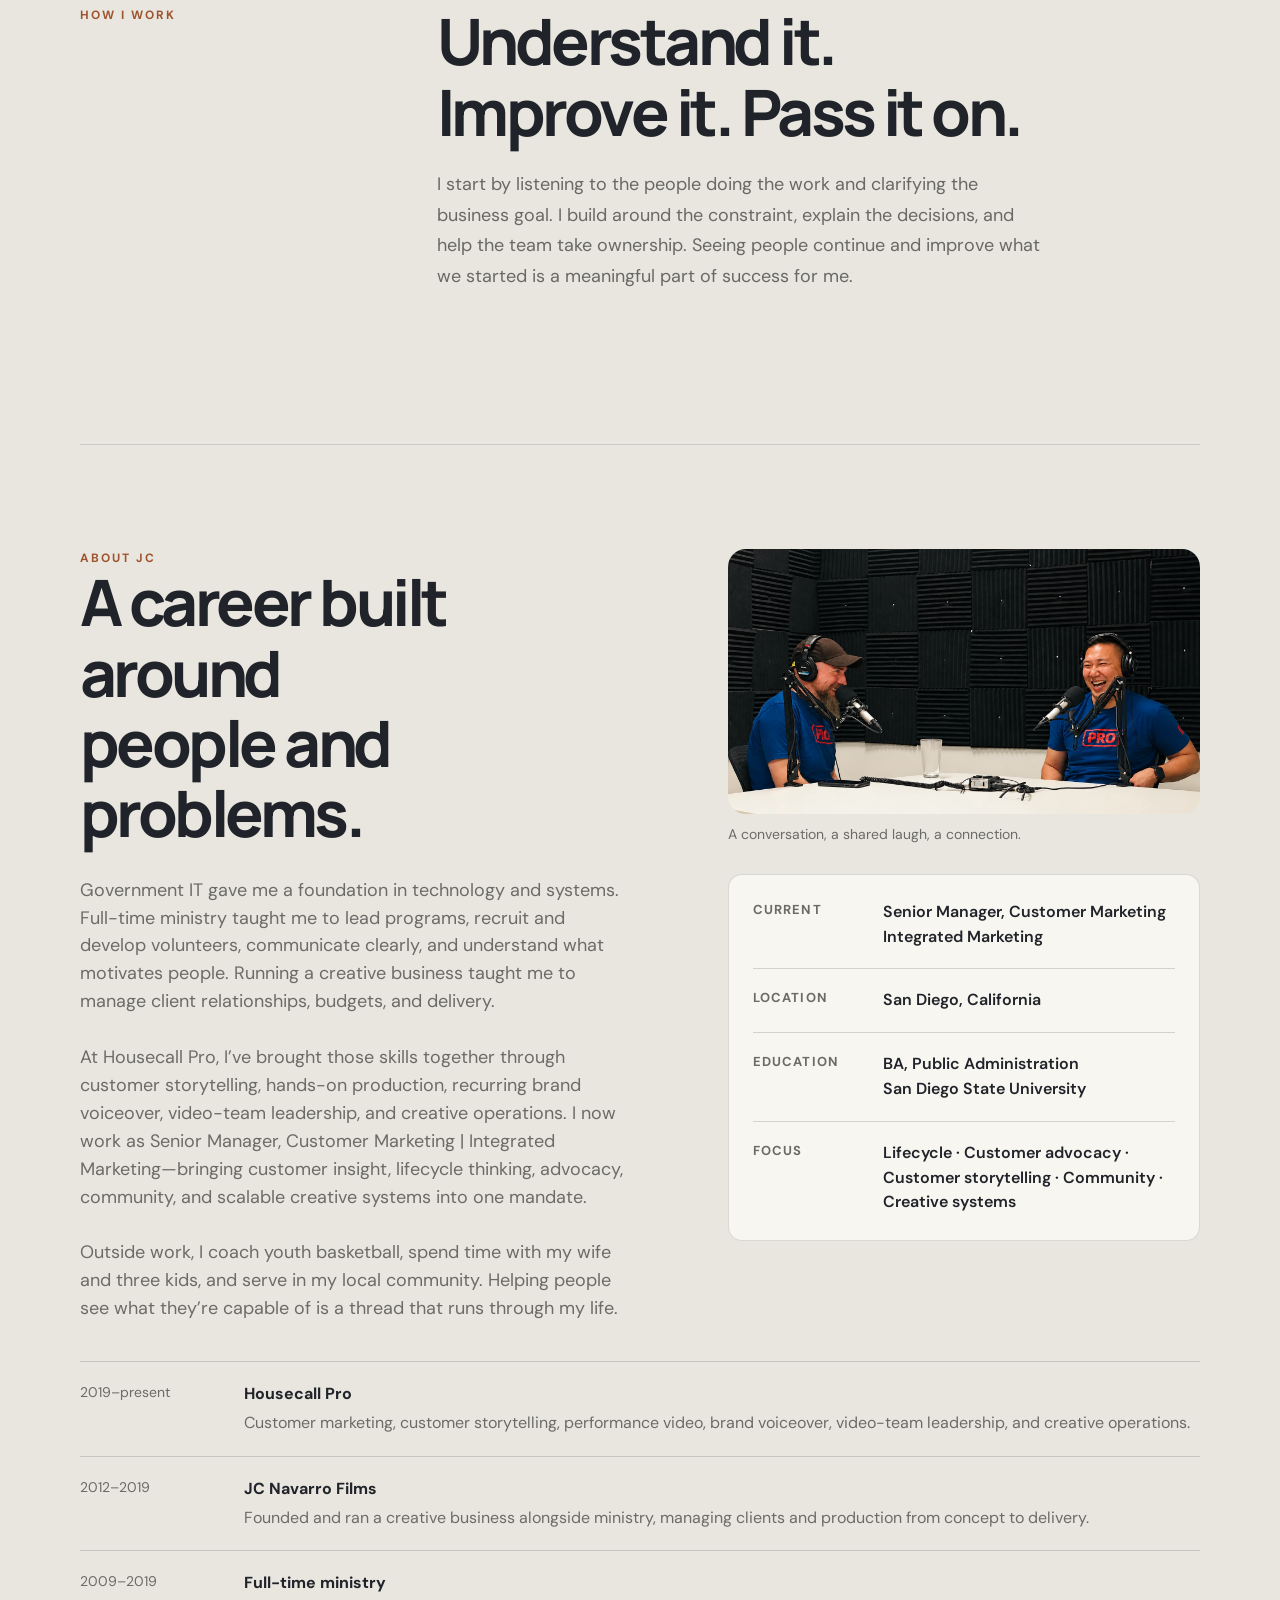
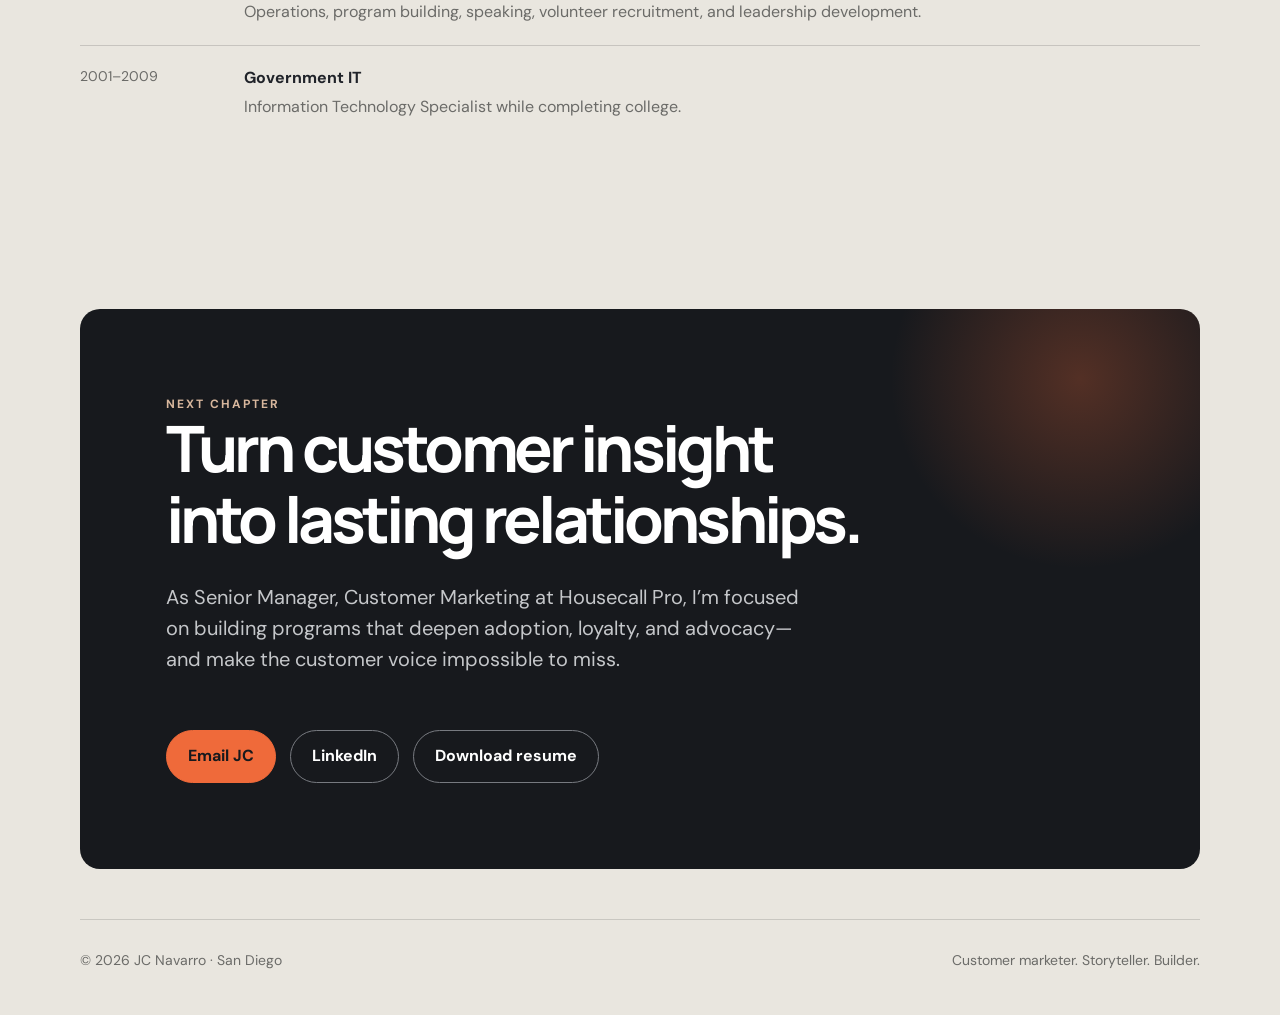
<file: creative-leadership.html>
<!doctype html>
<html lang="en">
<head>
  <meta charset="utf-8">
  <meta name="viewport" content="width=device-width, initial-scale=1">
  <meta name="description" content="An extended archive of JC Navarro’s creative leadership, performance storytelling, AI enablement, production, and team-building work.">
  <title>JC Navarro — Creative Leadership Archive</title>
  <link rel="preconnect" href="https://fonts.googleapis.com">
  <link rel="preconnect" href="https://fonts.gstatic.com" crossorigin>
  <link href="https://fonts.googleapis.com/css2?family=DM+Sans:wght@400;500;600;700&amp;family=Manrope:wght@400;500;600;700;800&amp;display=swap" rel="stylesheet">
  <style>
    :root{--ink:#111214;--muted:#65676c;--paper:#f4f3ef;--panel:#fff;--orange:#f0522d;--lime:#d7ff45;--line:rgba(17,18,20,.17);--max:1240px}
    *{box-sizing:border-box}html{scroll-behavior:smooth}body{margin:0;background:var(--paper);color:var(--ink);font-family:"DM Sans",sans-serif;font-size:16px;line-height:1.55}.shell{width:min(calc(100% - 40px),var(--max));margin:auto}a{color:inherit}nav{height:84px;display:flex;align-items:center;justify-content:space-between;border-bottom:1px solid var(--line)}.mark{font:800 18px/1 "Manrope",sans-serif;letter-spacing:-.04em;text-decoration:none}.mark span{color:var(--orange)}.navlinks{display:flex;align-items:center;gap:28px}.navlinks a{font-size:14px;font-weight:600;text-decoration:none}.navlinks .pill,.pill{border:1px solid var(--ink);border-radius:999px;padding:10px 17px;transition:.2s}.pill:hover{background:var(--ink);color:white}.hero{min-height:650px;display:grid;grid-template-columns:minmax(0,1.45fr) minmax(280px,.55fr);align-items:center;gap:70px;padding:78px 0 86px}.eyebrow{display:flex;align-items:center;gap:10px;font-size:13px;text-transform:uppercase;letter-spacing:.15em;font-weight:700}.eyebrow:before{content:"";width:32px;height:2px;background:var(--orange)}h1{font:800 clamp(58px,8.2vw,112px)/.88 "Manrope",sans-serif;letter-spacing:-.075em;margin:28px 0 32px;max-width:900px}h1 em{font-style:normal;color:var(--orange)}.intro{font-size:clamp(20px,2vw,27px);line-height:1.3;letter-spacing:-.025em;max-width:760px;margin:0}.hero-note{align-self:end;margin-bottom:10px;border-left:1px solid var(--line);padding-left:28px;color:var(--muted)}.hero-note strong{display:block;color:var(--ink);font:700 20px/1.2 "Manrope";margin-bottom:10px}.signal{margin:0 0 92px;background:var(--ink);color:white;border-radius:24px;padding:38px 42px;display:grid;grid-template-columns:1fr auto 1fr auto 1fr;align-items:center;gap:26px}.signal div{font:700 clamp(18px,2vw,27px)/1.2 "Manrope"}.signal span{color:var(--lime);font-size:28px}.section{padding:110px 0;border-top:1px solid var(--line)}.section-head{display:grid;grid-template-columns:1fr 2fr;gap:40px;margin-bottom:58px}.kicker{font-size:13px;text-transform:uppercase;letter-spacing:.14em;font-weight:700;color:var(--orange)}h2{font:750 clamp(38px,5vw,66px)/1 "Manrope";letter-spacing:-.06em;margin:0}.section-copy{font-size:19px;color:var(--muted);max-width:610px;margin:22px 0 0}.work{display:grid;grid-template-columns:repeat(2,1fr);gap:18px}.case{background:var(--panel);border:1px solid var(--line);border-radius:20px;padding:30px;min-height:380px;display:flex;flex-direction:column;position:relative;overflow:hidden;transition:transform .25s,box-shadow .25s}.case:hover{transform:translateY(-4px);box-shadow:0 18px 42px rgba(17,18,20,.08)}.case-num{font:700 13px/1 "Manrope";letter-spacing:.12em;color:var(--muted)}.case h3{font:750 clamp(29px,3vw,42px)/1.05 "Manrope";letter-spacing:-.045em;margin:55px 0 20px;max-width:500px}.case p{font-size:17px;color:var(--muted);max-width:570px;margin:0}.case-bottom{margin-top:auto;padding-top:30px;display:flex;gap:12px;flex-wrap:wrap}.tag{font-size:12px;text-transform:uppercase;letter-spacing:.08em;border:1px solid var(--line);border-radius:999px;padding:7px 10px}.case.featured{background:var(--orange);color:white}.case.featured p,.case.featured .case-num{color:rgba(255,255,255,.8)}.case.featured .tag{border-color:rgba(255,255,255,.45)}.metric{font:800 clamp(62px,8vw,98px)/.9 "Manrope";letter-spacing:-.08em;margin:44px 0 12px}.metric-label{font-size:15px;max-width:260px}.method{display:grid;grid-template-columns:repeat(4,1fr);border:1px solid var(--line);border-radius:20px;overflow:hidden}.step{padding:34px 26px;min-height:260px;background:rgba(255,255,255,.46);border-right:1px solid var(--line)}.step:last-child{border-right:0}.step b{display:inline-flex;width:34px;height:34px;border-radius:50%;align-items:center;justify-content:center;background:var(--ink);color:white;font:700 13px/1 "Manrope"}.step h3{font:700 22px/1.1 "Manrope";letter-spacing:-.035em;margin:44px 0 12px}.step p{margin:0;color:var(--muted);font-size:15px}.about-grid{display:grid;grid-template-columns:1.1fr .9fr;gap:70px;align-items:start}.about-statement{font:600 clamp(30px,4vw,54px)/1.08 "Manrope";letter-spacing:-.05em;margin:0}.about-detail{font-size:18px;color:var(--muted);max-width:690px;margin:28px 0 0}.facts{display:grid;gap:0;border-top:1px solid var(--line)}.fact{display:grid;grid-template-columns:110px 1fr;gap:20px;padding:19px 0;border-bottom:1px solid var(--line)}.fact small{text-transform:uppercase;letter-spacing:.09em;color:var(--muted);font-weight:700}.fact span{font-weight:600}.closing{padding:120px 0 50px}.closing-box{background:var(--lime);border-radius:26px;padding:clamp(35px,7vw,86px)}.closing-box h2{max-width:900px}.closing-box p{font-size:20px;max-width:650px;margin:28px 0 0}.footer{padding:30px 0 44px;display:flex;justify-content:space-between;color:var(--muted);font-size:14px}.reveal{opacity:0;transform:translateY(20px);transition:.65s ease}.reveal.in{opacity:1;transform:none}
    .ai-grid{display:grid;grid-template-columns:repeat(3,1fr);gap:14px}.ai-build{background:var(--ink);color:white;border-radius:18px;padding:27px;min-height:245px;display:flex;flex-direction:column}.ai-build:nth-child(2),.ai-build:nth-child(5){background:#24262a}.ai-build b{font:700 12px/1 "Manrope",sans-serif;letter-spacing:.12em;color:var(--lime)}.ai-build h3{font:700 24px/1.08 "Manrope",sans-serif;letter-spacing:-.04em;margin:44px 0 14px}.ai-build p{margin:0;color:rgba(255,255,255,.7);font-size:15px}.ai-build small{margin-top:auto;padding-top:20px;color:rgba(255,255,255,.5);font-size:12px;text-transform:uppercase;letter-spacing:.08em}
    @media(max-width:800px){.shell{width:min(calc(100% - 28px),var(--max))}.navlinks a:not(.pill){display:none}.hero{grid-template-columns:1fr;gap:38px;min-height:auto;padding:65px 0}.hero-note{align-self:auto;margin:0;max-width:460px}.signal{grid-template-columns:1fr;padding:30px;gap:14px;margin-bottom:65px}.signal span{transform:rotate(90deg);width:max-content}.section{padding:78px 0}.section-head,.about-grid{grid-template-columns:1fr;gap:24px}.work,.ai-grid{grid-template-columns:1fr}.case{min-height:340px}.method{grid-template-columns:1fr}.step{min-height:0;border-right:0;border-bottom:1px solid var(--line)}.step:last-child{border-bottom:0}.step h3{margin-top:24px}.footer{gap:18px;flex-direction:column}h1{font-size:clamp(56px,19vw,84px)}}
    @media(prefers-reduced-motion:reduce){html{scroll-behavior:auto}.reveal{opacity:1;transform:none;transition:none}}
    .hero{gap:54px}.hero-visual{align-self:stretch;min-height:470px;position:relative;border-radius:20px;overflow:hidden;background:#191919}.hero-visual img{width:100%;height:100%;object-fit:cover;display:block}.hero-visual .hero-note{position:absolute;left:18px;right:18px;bottom:18px;margin:0;padding:18px;background:rgba(17,18,20,.82);backdrop-filter:blur(12px);border:1px solid rgba(255,255,255,.18);border-radius:13px;color:rgba(255,255,255,.72)}.hero-visual .hero-note strong{color:white;font-size:18px}
    @media(max-width:800px){.hero-visual{min-height:430px}.hero-visual .hero-note{max-width:none}}

    h1{font-size:clamp(48px,6.6vw,86px);line-height:1.04;letter-spacing:-.06em}h2{line-height:1.1} .hero{min-height:610px;padding:68px 0;grid-template-columns:minmax(0,1.4fr) minmax(270px,.6fr);gap:40px}.hero-visual{min-height:460px}.eyebrow{font-size:14px;letter-spacing:.06em}.intro{font-size:22px;line-height:1.5}.hero-actions{display:flex;flex-wrap:wrap;gap:14px;margin-top:30px}.button{display:inline-flex;align-items:center;justify-content:center;border:1px solid var(--ink);border-radius:999px;padding:13px 21px;text-decoration:none;font-weight:700;font-size:16px;min-height:48px}.button.primary{background:var(--ink);color:white}.button:hover{background:var(--orange);border-color:var(--orange);color:white}a:focus-visible,summary:focus-visible{outline:3px solid #325ee6;outline-offset:5px}.skip{position:absolute;top:-100px;left:20px;z-index:10;background:white;padding:15px}.skip:focus{top:10px}.proof-strip{display:grid;grid-template-columns:repeat(3,1fr);border-top:1px solid var(--line);border-bottom:1px solid var(--line);margin-bottom:60px}.proof{padding:26px 30px;border-right:1px solid var(--line)}.proof:first-child{padding-left:0}.proof:last-child{border-right:0}.proof strong{font:800 35px/1.2 Manrope,sans-serif;display:block;letter-spacing:-.035em}.proof span{font-size:16px;color:var(--muted)}.section{padding:80px 0}.section-head{margin-bottom:35px}.section-copy{font-size:18px}.work{align-items:start}.case{min-height:0;padding:32px;border-radius:18px}.case:hover{transform:none;box-shadow:none}.case h3{margin:22px 0 16px;font-size:32px;line-height:1.15;letter-spacing:-.035em}.case p{font-size:17px;line-height:1.65}.case-num{font-size:13px;line-height:1.5}.case.featured{background:var(--ink);color:white;grid-column:1/-1}.case.featured p,.case.featured .case-num{color:#d5d6d9}.case.featured .case-num{color:var(--lime)}.featured-top{display:grid;grid-template-columns:1.1fr 1fr;gap:48px}.before-after{display:grid;grid-template-columns:1fr 1fr;gap:20px;align-self:center}.before-after div{padding:20px 0;border-top:1px solid #626469}.before-after strong{display:block;font:800 clamp(27px,3vw,42px)/1.2 Manrope,sans-serif;letter-spacing:-.04em}.before-after span{font-size:14px;color:#d5d6d9}.before-after div:last-child strong{color:var(--lime)}.case details{margin-top:25px;border-top:1px solid var(--line);padding-top:18px}.case.featured details{border-color:#626469}summary{font-size:16px;font-weight:700;cursor:pointer;padding:5px 0;list-style-position:inside}details[open] summary{margin-bottom:20px}.detail-copy{display:grid;gap:18px}.detail-copy h4{font-size:16px;margin:0 0 4px}.detail-copy p{font-size:16px}.detail-copy ul{padding-left:22px;margin:6px 0}.detail-copy li{margin:8px 0;font-size:16px}.case-bottom{padding-top:24px}.tag{font-size:12px;line-height:1.4}.result{margin:22px 0 0!important;padding:16px 0 0;border-top:1px solid var(--line);color:var(--ink)!important;font-weight:600}.case.featured .result{color:white!important;border-color:#626469}.metric-note{font-size:14px!important;margin-top:15px!important}.leadership{display:grid;grid-template-columns:1fr 1fr;gap:46px}.leadership h3{font:700 28px/1.2 Manrope,sans-serif;letter-spacing:-.03em;margin:0 0 20px}.leadership p{font-size:18px}.scope{border-top:1px solid var(--line)}.scope-row{padding:19px 0;border-bottom:1px solid var(--line);display:grid;grid-template-columns:105px 1fr;gap:20px}.scope-row strong{font:800 27px/1.2 Manrope,sans-serif}.scope-row span{font-size:16px;color:var(--muted)}.timeline{margin-top:38px}.timeline-item{display:grid;grid-template-columns:140px 1fr;gap:24px;padding:20px 0;border-top:1px solid var(--line)}.timeline-item strong{font-size:16px}.timeline-item p{margin:4px 0 0;font-size:16px;color:var(--muted)}.timeline-item time{font-size:14px;color:var(--muted)}.step p{font-size:16px}.fact small{font-size:13px}.footer a{margin-left:20px}.closing-box .button{margin-top:25px}.reveal{opacity:1;transform:none}.ai-build p{font-size:16px}.ai-build small{font-size:13px}.navlinks{gap:20px}.closing{padding-top:65px}.section[id]{scroll-margin-top:25px}
    @media(max-width:900px){.hero{grid-template-columns:1fr;gap:32px}.hero-visual{min-height:320px;max-height:400px}.hero-visual img{max-height:400px}.featured-top,.leadership{grid-template-columns:1fr;gap:25px}.navlinks a:not(.pill){display:none}.section-head{grid-template-columns:1fr;gap:18px}.hero h1{font-size:clamp(46px,9vw,76px)}.hero .intro{max-width:680px}.proof{padding:20px 14px}.proof strong{font-size:28px}.proof span{font-size:14px}}
    @media(max-width:600px){.hero h1{font-size:clamp(40px,10.5vw,62px)}.hero{padding:42px 0}.eyebrow{font-size:13px;flex-wrap:wrap;letter-spacing:.03em}.intro{font-size:19px}.proof-strip{grid-template-columns:1fr;margin-bottom:20px}.proof,.proof:first-child{padding:18px 0;border-right:0;border-bottom:1px solid var(--line)}.proof:last-child{border-bottom:0}.proof strong{font-size:27px}.proof span{font-size:16px}.section{padding:55px 0}.case{padding:24px}.case h3{font-size:27px}.before-after{gap:12px}.before-after strong{font-size:28px}.timeline-item{grid-template-columns:1fr;gap:5px}.scope-row{grid-template-columns:80px 1fr}.closing-box{padding:30px 24px}.closing-box h2{font-size:38px}.footer a{margin:0 20px 0 0}.hero-note{font-size:16px}.hero-visual{min-height:290px}}

.hero-visual img{position:absolute;inset:0;max-height:none;object-position:50% 30%}.personal-photo{margin:0 0 28px}.personal-photo img{display:block;width:100%;height:auto;border-radius:18px}.personal-photo figcaption{font-size:14px;color:var(--muted);margin-top:10px}@media(max-width:900px){.hero-visual{height:400px}}

.case-photo{margin:0 0 24px}.case-photo img{display:block;width:100%;height:auto;border-radius:12px}.case-photo figcaption{font-size:14px;color:var(--muted);margin-top:8px}
.production-stats{display:grid;grid-template-columns:repeat(2,minmax(0,1fr));gap:14px;margin:24px 0}.production-stats div{border-top:2px solid var(--orange);padding-top:14px}.production-stats strong{display:block;font:800 clamp(25px,3vw,38px)/1.2 Manrope,sans-serif;letter-spacing:-.04em}.production-stats span{font-size:14px;color:var(--muted)}
.before-after{position:relative}.before-after div{background:#24262a;padding:20px;border:1px solid #626469;border-radius:12px}.before-after div:last-child{border-color:var(--lime)}.before-after .flow-arrow{position:absolute;left:50%;top:50%;transform:translate(-50%,-50%);background:var(--ink);border-radius:50%;width:32px;height:32px;text-align:center;color:var(--lime);font-size:22px}
.coaching-layout{display:grid;grid-template-columns:minmax(0,.7fr) minmax(0,1.3fr);gap:40px;align-items:start}.coaching-layout .personal-photo img{max-height:540px;object-fit:contain;background:#e4e3df}.coaching-layout .leadership{gap:24px}
.ai-flow{list-style:none;padding:0;margin:24px 0 0;display:grid;gap:12px}.ai-flow li{border:1px solid var(--line);border-radius:12px;padding:18px;position:relative}.ai-flow li+li:before{content:"↓";position:absolute;top:-19px;left:24px;background:white;padding:0 8px;color:var(--orange);font-size:20px}.ai-flow .ai-stage{background:var(--ink);color:white}.ai-flow strong{display:block;font-size:18px;margin:5px 0}.ai-flow small{font-size:13px;font-weight:700;letter-spacing:.08em}.ai-flow span{font-size:16px}.ai-stage small{color:var(--lime)}
@media(max-width:1000px){.coaching-layout{grid-template-columns:1fr 1.4fr}.coaching-layout .leadership{grid-template-columns:1fr}}@media(max-width:650px){.coaching-layout{grid-template-columns:1fr}.coaching-layout .personal-photo{max-width:380px}.production-stats strong{font-size:28px}.before-after div{padding:14px}.before-after strong{font-size:25px}}
.hero-visual{align-self:center;min-height:0;height:auto;max-height:none}.hero-visual img{position:static;width:100%;height:auto;max-height:none;object-fit:contain}.hero-visual .hero-note{position:static;margin:12px;max-width:none}

.recommendations-list{display:grid;grid-template-columns:repeat(2,minmax(0,1fr));gap:18px}.recommendation{padding:30px;background:white;border:1px solid var(--line);border-radius:18px;min-width:0}.recommendation:first-child{grid-column:1/-1;background:var(--ink);color:white}.recommendation-quote-mark{font:700 48px/1 Georgia,serif;color:var(--orange);height:36px}.recommendation:first-child .recommendation-quote-mark{color:var(--lime)}.recommendation blockquote{margin:12px 0 26px;font-size:18px;line-height:1.65}.recommendation:first-child blockquote{font-size:clamp(20px,2.3vw,27px);max-width:1050px;line-height:1.5}.recommendation-person{display:grid;gap:4px;border-top:1px solid var(--line);padding-top:18px}.recommendation-person strong{font-size:16px}.recommendation-person span{font-size:14px;color:var(--muted)}.recommendation:first-child .recommendation-person{border-color:#626469}.recommendation:first-child .recommendation-person span{color:#d5d6d9}.recommendations-link{margin-top:24px}.recommendation-link{font-size:16px;font-weight:700;text-underline-offset:5px}@media(max-width:700px){.recommendations-list{grid-template-columns:1fr}.recommendation{padding:24px}}

.framework-panel{background:var(--ink);color:var(--paper);border-radius:20px;padding:clamp(24px,4vw,48px)}.framework-panel .section-copy{color:#d5d6d9}.framework-tiers{display:grid;grid-template-columns:repeat(3,minmax(0,1fr));gap:28px;margin:36px 0}.framework-tier{border-top:2px solid var(--lime);padding-top:18px}.framework-tier:nth-child(2){border-color:var(--orange)}.framework-tier b{font:800 42px/1 Manrope,sans-serif;color:var(--lime)}.framework-tier h3{font:700 24px/1.2 Manrope,sans-serif;margin:16px 0 12px}.framework-tier p{color:#d5d6d9;font-size:16px}.framework-tier summary{color:var(--lime);font-size:15px}.framework-tier details p{font-size:15px}.framework-path{display:flex;gap:10px;flex-wrap:wrap;list-style-position:inside;padding:22px 0;border-top:1px solid #626469;border-bottom:1px solid #626469}.framework-path li{flex:1;min-width:150px;font-weight:600}.framework-deck{display:grid;grid-template-columns:1fr 1fr;gap:32px;align-items:center;margin-top:34px}.framework-deck img{display:block;width:100%;height:auto;border:1px solid #626469;border-radius:12px}.framework-deck h3{font:700 27px/1.2 Manrope,sans-serif;margin:0 0 12px}.framework-deck p{color:#d5d6d9}.framework-deck .button{background:var(--lime);border-color:var(--lime);color:var(--ink)}.framework-deck .button:hover{background:white;border-color:white}.framework-download{display:block;margin-top:16px;font-size:15px;text-underline-offset:4px}@media(max-width:760px){.framework-tiers,.framework-deck{grid-template-columns:1fr}.framework-tiers{gap:26px}.framework-path{display:grid;grid-template-columns:1fr;gap:14px}}

.performance-panel{background:var(--ink);color:white;border-radius:24px;padding:clamp(26px,4.5vw,56px)}.performance-panel .section-copy{color:#c9cbd0;max-width:760px}.performance-intro{display:grid;grid-template-columns:minmax(0,1.15fr) minmax(280px,.85fr);gap:48px;align-items:end}.voice-card{border:1px solid #56585d;border-radius:18px;padding:24px;background:#202226}.voice-card .voice-label{display:block;color:var(--lime);font-size:12px;font-weight:800;letter-spacing:.12em;text-transform:uppercase;margin-bottom:12px}.voice-card strong{font:750 27px/1.15 Manrope,sans-serif;letter-spacing:-.035em;display:block}.voice-card p{color:#c9cbd0;margin:12px 0 0}.video-grid{display:grid;grid-template-columns:repeat(3,minmax(0,1fr));gap:18px;margin-top:42px}.video-card{border:1px solid #56585d;border-radius:18px;overflow:hidden;background:#202226}.video-frame{position:relative;aspect-ratio:16/9;background:#0b0c0d}.video-frame iframe{position:absolute;inset:0;width:100%;height:100%;border:0}.video-copy{padding:22px}.video-copy .case-num{color:var(--lime)}.video-copy h3{font:700 23px/1.16 Manrope,sans-serif;letter-spacing:-.03em;margin:12px 0 10px}.video-copy p{color:#c9cbd0;margin:0;font-size:15px}.creative-evolution{display:grid;grid-template-columns:1fr auto 1fr auto 1fr;gap:16px;align-items:center;margin-top:28px;padding-top:28px;border-top:1px solid #56585d}.creative-evolution div{padding:18px;border-radius:14px;background:#202226}.creative-evolution small{display:block;color:var(--lime);font-size:11px;font-weight:800;letter-spacing:.1em;margin-bottom:7px}.creative-evolution strong{font:700 18px/1.25 Manrope,sans-serif}.creative-evolution>span{color:var(--orange);font-size:24px}.collaboration-note{color:#aeb1b7;font-size:13px;margin:24px 0 0}@media(max-width:950px){.performance-intro{grid-template-columns:1fr}.video-grid{grid-template-columns:1fr 1fr}.video-card:first-child{grid-column:1/-1}}@media(max-width:650px){.video-grid{grid-template-columns:1fr}.video-card:first-child{grid-column:auto}.creative-evolution{grid-template-columns:1fr}.creative-evolution>span{transform:rotate(90deg);justify-self:center}}

/* Performance atelier redesign */
:root{--ink:#141619;--muted:#6b6b68;--paper:#e9e6df;--panel:#f8f6f1;--orange:#ef6a3a;--lime:#d8f65a;--line:rgba(20,22,25,.16);--max:1120px}
body{background:var(--paper);color:#202329}
header{position:sticky;top:0;z-index:20;background:rgba(18,20,23,.96);color:#fff;border-bottom:1px solid rgba(255,255,255,.1);backdrop-filter:blur(14px)}
header nav{border:0;height:76px}.mark{font-size:17px;letter-spacing:-.025em}.mark span{color:var(--orange)}.navlinks a{color:#e9e7e1}.navlinks .pill{border-color:var(--orange);background:var(--orange);color:#17191c;padding-inline:20px}
.hero-stage{position:relative;overflow:hidden;background:#121417;color:#f8f6f1}
.hero-stage:before{content:"";position:absolute;inset:0;pointer-events:none;background-image:linear-gradient(rgba(255,255,255,.035) 1px,transparent 1px),linear-gradient(90deg,rgba(255,255,255,.035) 1px,transparent 1px),radial-gradient(circle at 78% 38%,rgba(239,106,58,.18),transparent 34%);background-size:88px 88px,88px 88px,auto}
.hero-stage>*{position:relative}.hero{min-height:690px;padding:92px 0 70px;grid-template-columns:minmax(0,1.25fr) minmax(310px,.75fr);gap:82px}.hero .eyebrow{color:#d8b79d;letter-spacing:.16em;font-size:12px}.hero .eyebrow:before{background:var(--orange)}
.hero h1{font-size:clamp(66px,8.2vw,108px);line-height:.94;letter-spacing:-.07em;margin:25px 0 10px;color:#f8f6f1}.hero h1 em{color:var(--orange)}.hero-role{font:700 clamp(25px,3vw,38px)/1.15 Manrope,sans-serif;letter-spacing:-.035em;margin:0 0 26px;color:#f8f6f1}.hero .intro{color:#c8c9c9;font-size:19px;line-height:1.65;max-width:650px}.hero .button{border-color:#777a80;color:#fff}.hero .button.primary{background:var(--orange);border-color:var(--orange);color:#15171a}.hero .button:hover{background:var(--lime);border-color:var(--lime);color:#15171a}
.hero-visual{border:1px solid rgba(255,255,255,.16);border-radius:18px;background:#24272b;box-shadow:0 30px 80px rgba(0,0,0,.34)}.hero-visual img{border-radius:17px 17px 0 0}.hero-visual .hero-note{margin:0;padding:20px 22px;border:0;border-top:1px solid rgba(255,255,255,.14);border-radius:0;background:#1c1e22;color:#aeb0b4}.hero-visual .hero-note strong{font-size:16px;color:#fff;margin-bottom:6px}.hero-location{position:absolute;right:18px;bottom:96px;border-radius:999px;padding:8px 13px;background:var(--orange);color:#141619;font-size:12px;font-weight:800;letter-spacing:.03em}
.hero-stage .proof-strip{grid-template-columns:repeat(4,1fr);margin-bottom:0;border-color:rgba(255,255,255,.17);color:#fff}.hero-stage .proof{padding:28px;border-color:rgba(255,255,255,.17)}.hero-stage .proof:first-child{padding-left:0}.hero-stage .proof strong{font-size:27px;color:#fff}.hero-stage .proof span{font-size:13px;line-height:1.45;color:#9fa2a7;display:block;margin-top:6px}
@media(max-width:900px){.hero{grid-template-columns:1fr;gap:42px}.hero-visual{max-width:520px}.hero-stage .proof-strip{grid-template-columns:repeat(2,1fr)}.hero-stage .proof:nth-child(2){border-right:0}.hero-stage .proof:nth-child(-n+2){border-bottom:1px solid rgba(255,255,255,.17)}}
@media(max-width:600px){header nav{height:68px}.hero{padding:62px 0 48px}.hero h1{font-size:clamp(58px,18vw,82px)}.hero-role{font-size:24px}.hero-stage .proof-strip{grid-template-columns:1fr}.hero-stage .proof,.hero-stage .proof:first-child{padding:20px 0;border-right:0;border-bottom:1px solid rgba(255,255,255,.17)}.hero-location{bottom:104px}}

/* Editorial system */
.mark small{margin-left:9px;color:#90939a;font:600 9px/1 Manrope,sans-serif;letter-spacing:.18em;vertical-align:2px}.section{padding:104px 0;border-top-color:rgba(20,22,25,.13)}.kicker{color:#9e542f;font-size:12px;letter-spacing:.17em}.section h2{color:#20242a;font-size:clamp(42px,5vw,64px);letter-spacing:-.055em}.section-copy{color:#686965;line-height:1.7}.section-head{grid-template-columns:minmax(170px,.7fr) minmax(0,1.8fr);gap:60px;margin-bottom:48px}
.performance-panel{padding:clamp(34px,5vw,64px);border-radius:20px;background:#17191d;box-shadow:0 28px 70px rgba(23,25,29,.16)}.performance-panel h2{color:#fff}.performance-panel .kicker{color:#d8b79d}.performance-panel .video-card{border-color:#3d4147;background:#202329;border-radius:14px}.performance-panel .voice-card{border-color:#454950;background:#202329;border-radius:14px}.video-frame{background:#0c0d0f}.video-copy{padding:24px}.video-copy h3{font-size:22px}.creative-evolution div{border:1px solid #3d4147;background:#202329}.creative-evolution small,.video-copy .case-num,.voice-card .voice-label{color:var(--lime)}
.partnership-card{display:grid;grid-template-columns:minmax(0,.86fr) minmax(0,1.14fr);border-radius:20px;overflow:hidden;background:#c7924c;box-shadow:0 24px 64px rgba(74,56,34,.17)}.partnership-story{padding:clamp(34px,5vw,64px);display:flex;flex-direction:column;align-items:flex-start}.partnership-story .kicker{color:#3b2b1f}.partnership-story h2{font-size:clamp(38px,4.5vw,58px);margin:18px 0 22px}.partnership-story p{font-size:18px;line-height:1.72;max-width:530px;margin:0}.partnership-story .button{margin-top:30px;background:#17191d;border-color:#17191d;color:#fff}.partnership-story .button:hover{background:#fff;border-color:#fff;color:#17191d}.partnership-proof{padding:clamp(34px,5vw,64px);background:#17191d;color:#f7f4ee;display:flex;flex-direction:column;justify-content:space-between}.partnership-proof .quote-mark{font:700 70px/1 Georgia,serif;color:var(--lime);height:48px}.partnership-proof blockquote{font:600 clamp(22px,2.4vw,32px)/1.48 Manrope,sans-serif;letter-spacing:-.025em;margin:20px 0 34px}.partner-person{display:flex;align-items:center;gap:13px;padding-top:22px;border-top:1px solid #454950}.partner-avatar{display:grid;place-items:center;width:42px;height:42px;border-radius:50%;background:var(--orange);color:#17191d;font-weight:800}.partner-person strong,.partner-person span{display:block}.partner-person span{font-size:13px;color:#aeb1b6;margin-top:2px}.partner-metric{display:grid;grid-template-columns:auto 1fr;align-items:center;gap:16px;margin-top:32px;padding:18px;border:1px solid #454950;border-radius:12px;background:#202329}.partner-metric strong{font:800 31px/1 Manrope,sans-serif;color:var(--lime)}.partner-metric span{font-size:13px;line-height:1.45;color:#c4c6ca}
.work{gap:20px}.case{background:#f8f6f1;border-color:rgba(20,22,25,.13);border-radius:14px;box-shadow:0 12px 36px rgba(34,35,34,.055)}.case.featured{background:#17191d}.case h3{font-size:30px}.case-photo img{border-radius:9px;aspect-ratio:16/9;object-fit:cover}.case details{border-color:rgba(20,22,25,.13)}.case summary{color:#3a3d41}.case.featured summary{color:var(--lime)}.tag{background:rgba(20,22,25,.035)}
.framework-panel{border-radius:20px;box-shadow:0 24px 64px rgba(23,25,29,.13)}.framework-tier{border-color:var(--orange)}.framework-tier:nth-child(2){border-color:var(--lime)}.framework-tier b{color:var(--orange)}.framework-tier:nth-child(2) b{color:var(--lime)}
.coaching-layout{padding:28px;background:#f8f6f1;border:1px solid rgba(20,22,25,.13);border-radius:18px;box-shadow:0 12px 36px rgba(34,35,34,.05)}.coaching-layout .personal-photo{margin:0}.coaching-layout .personal-photo img{border-radius:12px}.scope-row strong{color:#9e542f}
.recommendations .section-head{text-align:center;display:block;max-width:760px;margin:0 auto 48px}.recommendations .kicker{margin-bottom:16px}.recommendations-list{grid-template-columns:repeat(2,minmax(0,1fr));gap:20px}.recommendation,.recommendation:first-child{grid-column:auto;background:#f8f6f1;color:#202329;border-radius:14px;box-shadow:0 12px 34px rgba(34,35,34,.05)}.recommendation:first-child blockquote{font-size:18px;line-height:1.65;max-width:none}.recommendation:first-child .recommendation-quote-mark{color:#9e542f}.recommendation:first-child .recommendation-person{border-color:var(--line)}.recommendation:first-child .recommendation-person span{color:var(--muted)}
.method{gap:16px;border:0;border-radius:0;overflow:visible}.step{border:1px solid rgba(20,22,25,.13)!important;border-radius:14px;background:#f8f6f1;min-height:270px;box-shadow:0 12px 32px rgba(34,35,34,.045)}.step b{background:#17191d;color:var(--lime)}.ai-build{border-radius:14px}.ai-build:nth-child(2){background:#c7924c;color:#17191d}.ai-build:nth-child(2) b,.ai-build:nth-child(2) p{color:#17191d}.about-grid>div:first-child{padding-right:22px}.facts{background:#f8f6f1;border:1px solid rgba(20,22,25,.13);border-radius:14px;padding:6px 24px}.fact:last-child{border-bottom:0}.closing-box{background:#17191d;color:#fff;border-radius:20px;position:relative;overflow:hidden}.closing-box:after{content:"";position:absolute;right:-80px;top:-130px;width:400px;height:400px;border-radius:50%;background:radial-gradient(circle,rgba(239,106,58,.28),transparent 67%)}.closing-box>*{position:relative;z-index:1}.closing-box h2{color:#fff}.closing-box .kicker{color:#d8b79d}.closing-box p{color:#c5c7ca}.closing-box .button{border-color:#777a80;color:#fff}.closing-box .button.primary{background:var(--orange);border-color:var(--orange);color:#17191d}.footer{border-top:1px solid rgba(20,22,25,.15)}
@media(max-width:900px){.section-head{grid-template-columns:1fr;gap:18px}.partnership-card{grid-template-columns:1fr}.method{grid-template-columns:repeat(2,1fr)}.step:nth-child(2){border-right:1px solid rgba(20,22,25,.13)}.mark small{display:none}}
@media(max-width:650px){.section{padding:72px 0}.partnership-story,.partnership-proof{padding:30px 24px}.partnership-proof blockquote{font-size:22px}.partner-metric{grid-template-columns:1fr}.recommendations-list,.method{grid-template-columns:1fr}.coaching-layout{padding:18px}.step{min-height:0}.navlinks .pill{padding-inline:15px}.section h2{font-size:38px}}

</style>

<link rel="canonical" href="https://jcnavarro.net/creative-leadership.html">
<link rel="icon" href="assets/favicon.ico">
<link rel="apple-touch-icon" href="assets/apple-touch-icon.png">
<meta property="og:image" content="assets/hero-signature.webp">
<meta property="og:title" content="JC Navarro — Creative Leadership Archive">
<meta property="og:description" content="Selected creative leadership, performance storytelling, AI enablement, production, and team-building work.">
<meta name="twitter:card" content="summary_large_image">
</head>
<body>
<a class="skip" href="#main">Skip to content</a>
<header><nav class="shell" aria-label="Primary navigation"><a class="mark" href="index.html">JC<span>.</span>NAVARRO <small>WORK ARCHIVE</small></a><div class="navlinks"><a href="index.html">Home</a><a href="#work">Case studies</a><a href="#ai-framework">AI framework</a><a href="#leadership">Leadership</a><a class="pill" href="JC_Navarro_Resume.pdf" target="_blank" rel="noopener">Resume</a></div></nav></header>
<main id="main"><div id="top"></div>
<div class="hero-stage"><section class="hero shell"><div><div class="eyebrow">Customer marketing · Advocacy · Lifecycle</div><h1>JC <em>Navarro</em></h1><p class="hero-role">Senior Manager, Customer Marketing | Integrated Marketing</p><p class="intro">I turn customer insight into stories, programs, and systems that deepen adoption, loyalty, and advocacy—bringing together customer marketing, creative leadership, and scalable execution.</p><div class="hero-actions"><a class="button primary" href="#performance">Explore customer stories</a><a class="button" href="JC_Navarro_Resume.pdf" target="_blank" rel="noopener">Download resume</a></div></div><div class="hero-visual"><img src="assets/jc-navarro-headshot.webp" alt="JC Navarro smiling, wearing glasses and a black shirt" width="1254" height="1254" fetchpriority="high"><span class="hero-location">San Diego, California</span><aside class="hero-note"><strong>Customer marketer. Storyteller. Builder.</strong>Lifecycle, advocacy, customer storytelling, community, and creative systems.</aside></div></section>
<div class="proof-strip shell" aria-label="Selected experience"><div class="proof"><strong>7+ years</strong><span>Customer and creative leadership at Housecall Pro</span></div><div class="proof"><strong>15 customer shoots</strong><span>Home-service professionals filmed in one month</span></div><div class="proof"><strong>3-person team</strong><span>Video professionals led across customer and performance work</span></div><div class="proof"><strong>Housecall Pro VO</strong><span>Trusted brand voice across product and customer stories</span></div></div></div>

<section class="section shell" id="performance">
<div class="performance-panel">
<div class="performance-intro"><div><div class="kicker">Customer storytelling / Selected video</div><h2>Make the customer heard.<br>Make the story useful.</h2><p class="section-copy">I create customer stories that connect real experiences to clear business value, then partner across teams to turn what we learn into stronger content and programs. My work spans customer testimony, product storytelling, industry-specific campaigns, and scalable production.</p></div><aside class="voice-card"><span class="voice-label">Voice / Trust</span><strong>A consistent voice across the customer journey.</strong><p>Alongside producing and directing video, I serve as a recurring Housecall Pro brand voice—bringing clarity, warmth, and consistency to product and customer storytelling.</p></aside></div>
<div class="video-grid">
<article class="video-card"><div class="video-frame"><iframe src="https://www.youtube-nocookie.com/embed/fbO_ofu6cQs" title="How Housecall Pro Runs Your Entire Home Service Business" loading="lazy" allow="accelerometer; autoplay; clipboard-write; encrypted-media; gyroscope; picture-in-picture; web-share" referrerpolicy="strict-origin-when-cross-origin" allowfullscreen></iframe></div><div class="video-copy"><div class="case-num">PLATFORM STORY · 2:03</div><h3>One platform. One connected story.</h3><p>Product storytelling that translates a broad platform into a clear, benefit-led narrative for home-service professionals.</p></div></article>
<article class="video-card"><div class="video-frame"><iframe src="https://www.youtube-nocookie.com/embed/afZzaEID7cM" title="Run your HVAC business with Housecall Pro" loading="lazy" allow="accelerometer; autoplay; clipboard-write; encrypted-media; gyroscope; picture-in-picture; web-share" referrerpolicy="strict-origin-when-cross-origin" allowfullscreen></iframe></div><div class="video-copy"><div class="case-num">INDUSTRY AD · 1:05</div><h3>Built for the HVAC audience.</h3><p>An industry-specific performance story shaped around the problems, proof, and product benefits that matter to the audience.</p></div></article>
<article class="video-card"><div class="video-frame"><iframe src="https://www.youtube-nocookie.com/embed/d66p1crPmLI" title="Hear it from our Pros testimonials" loading="lazy" allow="accelerometer; autoplay; clipboard-write; encrypted-media; gyroscope; picture-in-picture; web-share" referrerpolicy="strict-origin-when-cross-origin" allowfullscreen></iframe></div><div class="video-copy"><div class="case-num">TESTIMONIAL AD · 0:29</div><h3>Let the customer carry the message.</h3><p>A concise, customer-led execution that puts firsthand experience ahead of a traditional product pitch.</p></div></article>
</div>
<div class="creative-evolution" aria-label="Evolution of the performance creative approach"><div><small>01 / STARTING POINT</small><strong>Voiceover sells the product.</strong></div><span aria-hidden="true">→</span><div><small>02 / LEARNING</small><strong>Customer testimony moves earlier.</strong></div><span aria-hidden="true">→</span><div><small>03 / ITERATION</small><strong>The customer becomes the ad.</strong></div></div>
<p class="collaboration-note">Selected Housecall Pro work produced with cross-functional creative, product, and performance marketing partners. Published by Housecall Pro.</p>
</div>
</section>
<section class="section shell" id="partnership"><div class="partnership-card"><div class="partnership-story"><div class="kicker">Creative × Performance</div><h2>The creative partner behind the growth system.</h2><p>At Housecall Pro, Christopher Root and I connected performance insight to design, video, customer storytelling, and repeatable campaign production. The strongest work came from treating creative and media as one learning system.</p><a class="button" href="https://christopherjroot.com/" target="_blank" rel="noopener">Explore Christopher’s growth work ↗</a></div><div class="partnership-proof"><div><div class="quote-mark" aria-hidden="true">“</div><blockquote>JC sat at the intersection of creative and performance, and he made both better. He turns messy, ambiguous asks into clear problem statements and a plan everyone can execute against.</blockquote><div class="partner-person"><span class="partner-avatar" aria-hidden="true">CR</span><div><strong>Christopher Root</strong><span>Senior Performance Marketing Manager · Housecall Pro</span></div></div></div><div class="partner-metric"><strong>≈$3M / month</strong><span>Paid-media design and campaign systems Christopher credits JC with helping build.</span></div></div></div></section>
<section class="section shell" id="work"><div class="section-head"><div class="kicker">Case studies / Housecall Pro</div><div><h2>Creative direction<br>with an operating system.</h2><p class="section-copy">The strategy, production decisions, testing partnerships, and scalable systems behind the work.</p></div></div>
<div class="work">
<article class="case featured"><div class="case-num">01 / PROCESS IMPROVEMENT &amp; AI ADOPTION</div><div class="featured-top"><div><h3>Give the team a complete brief before the work begins.</h3><p>Incomplete requests were costing days of clarification. I built a Claude skill that helps requesters work through the requirements before submitting a brief.</p></div><div class="before-after" aria-label="Estimated brief completion time"><div><span>Previous back-and-forth</span><strong>2–4 days</strong></div><span class="flow-arrow" aria-hidden="true">→</span><div><span>Guided brief creation</span><strong>~30 minutes</strong></div></div></div><p class="result">I observed typical project turnaround improve from about two weeks to one, giving designers more time to produce the work and develop their craft.</p><p class="metric-note">Approximate timings based on my experience across campaigns, event brand kits, web design, logo assets, static ads, and video.</p><details><summary>Read the case study</summary><div class="detail-copy"><div><h4>The problem</h4><p>Requests often lacked asset counts, aspect ratios, delivery channels, business objectives, deadlines, or dependencies. Designers and requesters had to resolve those gaps before production could move forward.</p></div><div><h4>What I built</h4><p>I designed a reusable brief generator in Claude that requires requesters to answer the questions needed for a complete handoff. It helps people organize their thoughts and makes missing requirements visible earlier.</p></div><div><h4>How I introduced it</h4><p>After discussing process improvements with my CMO, I introduced the skill at a marketing town hall and rolled it into our marketing help channel. I also saw colleagues begin meeting with stakeholders and building skills for other problems.</p></div><div><h4>What changed</h4><p>More complete briefs reduced clarification cycles. Stakeholders received work sooner, and the creative team gained room for additional projects and craft development. The time estimates describe brief completion and overall delivery separately.</p></div></div></details><div class="case-bottom"><span class="tag">Intake design</span><span class="tag">Stakeholder alignment</span><span class="tag">AI adoption</span></div></article>
<article class="case"><figure class="case-photo"><img src="assets/jc-production-enhanced.webp" alt="JC conducting a customer interview on a film set" width="1672" height="940" loading="lazy"><figcaption>Behind the scenes of customer storytelling.</figcaption></figure><div class="case-num">02 / RESEARCH &amp; RESOURCE PLANNING</div><h3>Three industries. Five features. One production week.</h3><p>A campaign needed plumbing, electrical, and HVAC companies that each used five specific features. I researched the right candidates and concentrated filming within one region.</p><div class="production-stats" aria-label="Three-shoot project results"><div><strong>3</strong><span>Customer shoots</span></div><div><strong>1 week</strong><span>Filming schedule</span></div><div><strong>~$12,000</strong><span>Shoot expenses</span></div><div><strong>3 industries</strong><span>Plumbing · Electrical · HVAC</span></div></div><p class="result">All campaign videos delivered.</p><details><summary>How the research shaped production</summary><div class="detail-copy"><div><h4>My contribution</h4><p>I used company data through Omni and Snowflake connected to Claude to identify companies that fit the feature requirements, industry, company size, and location. I organized candidate information into sheets and coordinated the budget and filming schedules.</p></div><div><h4>The decision that mattered</h4><p>Geography was part of the research criteria from the start. Finding qualified companies close together made a single production week possible and reduced repeated travel.</p></div><div><h4>Budget scope</h4><p>The approximately $12,000 covered production rentals, contracted help, travel, lodging, and per diem. I recall previous outsourced shoots costing substantially more; the figure here reports this project’s shoot expenses, without treating editing or internal labor as included.</p></div></div></details><div class="case-bottom"><span class="tag">Research</span><span class="tag">Budget ownership</span><span class="tag">Delivery</span></div></article>
<article class="case"><div class="case-num">03 / AI WORKFLOWS &amp; CONTENT OPERATIONS</div><h3>Find the customer evidence already in the footage.</h3><p>Editors needed interviews that supported three features in a Housecall Pro bundle campaign. The search covered roughly five companies in each of 12 industries.</p><p class="result">Relevant material surfaced in minutes, compared with an estimated 30 minutes of manual transcript searching per interview.</p><details><summary>Inside the workflow</summary><div class="detail-copy"><div><h4>The problem</h4><p>Finding the right evidence meant listening to 45–60-minute interviews or searching transcripts manually. The team also needed to know whether the available material could support a particular industry’s video.</p></div><div><h4>What I built</h4><p>I built a Claude workflow to review VTT transcripts and produce a feasibility report with relevant quotes, feature references, and possible video directions. Instructions required preserving the customer’s wording, while timestamps made the material traceable to the interview.</p></div><div><h4>From research to production</h4><p>I incorporated Daydream into the process to help assemble video from a brief and let editors watch the source clips. Editors were the primary users. The same approach could also support testimonial research for other teams.</p></div><div><h4>What the estimate means</h4><p>The comparison describes locating relevant material in an individual interview. It is not a measurement of final editing time or a calculated total across the archive.</p></div></div></details><div class="case-bottom"><span class="tag">Information retrieval</span><span class="tag">Workflow design</span><span class="tag">Editor enablement</span></div></article>
<article class="case"><div class="case-num">04 / COACHING &amp; PEOPLE DEVELOPMENT</div><h3>Help a designer gain a voice in the decisions.</h3><p>A designer was receiving direction secondhand. I advocated for his inclusion in stakeholder meetings and coached him to prepare questions and communicate his solutions clearly.</p><p class="result">He took greater ownership, made his work more visible, and was promoted within months.</p><details><summary>The coaching behind the change</summary><div class="detail-copy"><div><h4>Access and preparation</h4><p>He was the sole designer working on the brand refresh. Being in the meetings gave him direct access to the context behind requests. In our 1:1s, I encouraged a regular set of questions and coached clear communication.</p></div><div><h4>What I observed</h4><p>He began proposing and explaining solutions, joining relevant conversations, and reporting his work in shared channels. Greater visibility brought more opportunities to contribute.</p></div><div><h4>My role</h4><p>My contribution was advocacy and coaching. The design work, growing ownership, and promotion were his achievements. This is the kind of development I enjoy supporting.</p></div></div></details><div class="case-bottom"><span class="tag">Coaching</span><span class="tag">Communication</span><span class="tag">Ownership</span></div></article>
<article class="case"><div class="case-num">05 / PERFORMANCE CREATIVE &amp; EXPERIMENTATION</div><h3>Let customer testimony lead the ad.</h3><p>Partnering with a Senior Manager of Performance Marketing, I helped produce geo-test campaigns that evolved from voiceover-led scripts to testimonial-led creative.</p><p class="result">The team observed stronger engagement and improved click efficiency as customer testimony moved earlier in the story.</p><details><summary>How the work evolved</summary><div class="detail-copy"><div><h4>The hypothesis</h4><p>Traditional voiceover made the product case, while the customer provided supporting proof. We believed firsthand testimony could create trust sooner and earn more attention.</p></div><div><h4>The creative iterations</h4><p>We first moved testimonials earlier in the script. As engagement strengthened, the team tested ads built entirely around firsthand customer accounts without scripted voiceover.</p></div><div><h4>My contribution</h4><p>I partnered on creative development and delivery, bringing production experience, Housecall Pro voiceover, and customer-storytelling judgment to the work. Performance analysis and testing decisions were collaborative with the performance marketing lead.</p></div><div><h4>The result</h4><p>Cost per click was a primary signal, with click-through rate and CPM also part of the discussion. The direction improved click efficiency; exact campaign figures are not presented here.</p></div></div></details><div class="case-bottom"><span class="tag">Performance creative</span><span class="tag">Video production</span><span class="tag">Voiceover</span><span class="tag">Testing partnership</span></div></article>
<article class="case"><div class="case-num">06 / CONTRACTOR LEADERSHIP &amp; PRODUCTION DELIVERY</div><h3>15 customer shoots.<br>12 contractors. One month.</h3><p>I coordinated the contractor team and resources to film 15 home-service professionals in a single month.</p><div class="production-stats" aria-label="Fifteen-shoot project results"><div><strong>15</strong><span>Customer shoots</span></div><div><strong>12</strong><span>Contractors</span></div><div><strong>1 month</strong><span>Production period</span></div><div><strong>$50,000</strong><span>Reported project spend</span></div></div><p class="metric-note">A separate production effort from the three-shoot, one-week project above.</p><div class="case-bottom"><span class="tag">Contractor coordination</span><span class="tag">Resource planning</span><span class="tag">Budget management</span></div></article>
</div></section>

<section class="section shell" id="ai-framework">
<div class="section-head"><div class="kicker">AI enablement / In practice</div><div><h2>Designing how teams<br>work with AI.</h2><p class="section-copy">I structured an operating framework at Housecall Pro that gives teams a clear way to use AI, with ownership and human judgment built into the process. All three tiers are in use.</p></div></div>
<div class="framework-panel">
<p class="eyebrow">Built by humans. Scaled by AI.</p>
<div class="framework-tiers">
<article class="framework-tier"><b aria-hidden="true">01</b><h3>Team-led</h3><p>Creative owns complex, high-reach work from direction through delivery.</p><details><summary>See how it works</summary><p>Creative leads the kickoff, uses AI to support execution, and approves the final output. Examples include major campaigns, events, and paid ads.</p></details></article>
<article class="framework-tier"><b aria-hidden="true">02</b><h3>Shared</h3><p>Stakeholders build with AI. Creative co-pilots, refines, and approves.</p><details><summary>See how it works</summary><p>Requesters use a skill to build the brief. The work enters the team's queue, and Creative reviews every output before it ships.</p></details></article>
<article class="framework-tier"><b aria-hidden="true">03</b><h3>Self-service</h3><p>Teams handle low-complexity work using Creative-authored skills.</p><details><summary>See how it works</summary><p>The skill carries the standards so teams can work independently. The requesting team owns the output and escalates work that exceeds the tier's scope.</p></details></article>
</div>
<ol class="framework-path" aria-label="Request workflow"><li>Determine the tier</li><li>Access the skill</li><li>Build the brief</li><li>Confirm the owner</li></ol>
<div class="framework-deck"><a href="ai-framework/JC-Navarro-AI-Framework.pdf" target="_blank" rel="noopener" aria-label="Open the AI operating framework deck PDF"><img src="ai-framework/deck-cover.webp" width="1280" height="720" loading="lazy" alt="Designing how teams work with AI. Built by humans. Scaled by AI."></a><div><h3>The framework behind the work.</h3><p>Explore the roles, approval paths, and workflow examples in an 11-slide portfolio edition of my marketing town hall presentation.</p><a class="button" href="ai-framework/JC-Navarro-AI-Framework.pdf" target="_blank" rel="noopener">Explore the deck (PDF)</a><a class="framework-download" href="ai-framework/JC-Navarro-AI-Framework.pptx" download>Download the editable PowerPoint</a></div></div>
</div>
</section>

<section class="section shell" id="leadership"><div class="section-head"><div class="kicker">People &amp; responsibility</div><div><h2>Build capability.<br>Give people ownership.</h2></div></div><div class="coaching-layout"><figure class="personal-photo"><img src="assets/jc-coaching-sharp.webp" alt="JC encouraging his youth basketball team during a huddle" width="1086" height="1448" loading="lazy"><figcaption>Coaching people—on the court and at work.</figcaption></figure><div class="leadership"><div><h3>Video-team leadership</h3><p>I led a three-person video team across customer stories, paid creative, product launches, events, and recurring production work.</p><p>I handled performance management for the video team and managed contractor budgets, negotiations, delivery, relationships, and cross-functional expectations.</p><p>I enjoy understanding what motivates people, helping them communicate their ideas, and giving them the context to make decisions with confidence.</p></div><div class="scope"><div class="scope-row"><strong>3</strong><span>People on the video team</span></div><div class="scope-row"><strong>Multi-team</strong><span>Partnership across design, content, performance, and marketing</span></div><div class="scope-row"><strong>End to end</strong><span>Planning, production, review, delivery, and handoff</span></div><div class="scope-row"><strong>Human-led</strong><span>Coaching, judgment, and accountability stayed with people</span></div></div></div></div></section>
<section id="recommendations" class="recommendations section shell"><div class="section-head"><div class="kicker">Recommendations</div><div><h2>In their words.</h2><p class="section-copy">Perspectives from the people I’ve worked alongside and led.</p></div></div>
  <div class="recommendations-list">
    <article class="recommendation">
      <div class="recommendation-quote-mark">“</div>
      <div class="recommendation-body">
        <blockquote>I worked with JC for more than seven years, starting out as his manager and watching him grow into a leader who built and ran his own team. He now operates at a level most companies would pay a premium to get from an outside agency. He mines potential in others and makes everyone around him better.</blockquote>
        <div class="recommendation-person">
          <strong>Ben Freemire</strong>
          <span>Graphic Designer / Illustrator / Video Editor · Housecall Pro</span>
          <span>Former Manager &amp; Longtime Collaborator</span>
        </div>
      </div>
    </article>

    <article class="recommendation">
      <div class="recommendation-quote-mark">“</div>
      <div class="recommendation-body">
        <blockquote>JC has a rare ability to combine big-picture strategy with day-to-day execution. He sees people’s strengths, creates opportunities for them to grow, and turns chaos into structure. The amount of strategy he brings to creative work is something you rarely see.</blockquote>
        <div class="recommendation-person">
          <strong>Louiemark Ambata</strong>
          <span>Lead Video Producer · Housecall Pro</span>
          <span>Direct Report</span>
        </div>
      </div>
    </article>

    <article class="recommendation">
      <div class="recommendation-quote-mark">“</div>
      <div class="recommendation-body">
        <blockquote>JC leads. His command of strategic coordination and complex problem-solving translates directly into measurable growth. He distills layered, competing stakeholder needs into sharp, actionable briefs—and drives emerging AI tools to help creative teams produce at greater volume with real business impact. Wherever you place him, he creates value.</blockquote>
        <div class="recommendation-person">
          <strong>Kevin Delane</strong>
          <span>Visual &amp; Motion Designer · Housecall Pro</span>
          <span>Creative Teammate</span>
        </div>
      </div>
    </article>

    <article class="recommendation">
      <div class="recommendation-quote-mark">“</div>
      <div class="recommendation-body">
        <blockquote>JC is one of those rare people who have both elite-level creative skills and administrative skills. As productive as JC has been in my time working with him, he’s every bit as much a quality human being. Your team will love having him on board.</blockquote>
        <div class="recommendation-person">
          <strong>Scott Chaney</strong>
          <span>Senior Copywriter · Housecall Pro</span>
          <span>Creative Teammate</span>
        </div>
      </div>
    </article>
  </div>

  <div class="recommendations-link">
    <a class="recommendation-link" href="https://www.linkedin.com/in/navarrojc" target="_blank" rel="noopener">View recommendations on LinkedIn</a>
  </div>
</section>
<section class="section shell" id="capabilities"><div class="section-head"><div class="kicker">Performance creative system</div><div><h2>Insight, concept,<br>production, and learning.</h2><p class="section-copy">I connect the creative craft to the operating discipline: understand the audience, make the message tangible, ship at scale, and turn performance feedback into the next useful test.</p></div></div><div class="method"><div class="step"><b>1</b><h3>Find the insight</h3><p>Use customer testimony, audience needs, business goals, and available performance signals to define the opportunity.</p></div><div class="step"><b>2</b><h3>Shape the concept</h3><p>Turn the insight into hooks, scripts, briefs, visual direction, and a clear hypothesis the team can execute.</p></div><div class="step"><b>3</b><h3>Produce at scale</h3><p>Lead internal teams and external partners across video, design, voiceover, budgets, schedules, and quality.</p></div><div class="step"><b>4</b><h3>Learn &amp; iterate</h3><p>Partner with performance marketing to understand what worked, document the learning, and guide the next variation.</p></div></div></section>
<section class="section shell" id="ai-systems"><div class="section-head"><div class="kicker">AI in practice</div><div><h2>Build the foundation.<br>Keep the human touch.</h2><p class="section-copy">I design the role of AI around the work. In video, AI helps organize the material and build the initial structure. In graphic design, people create the original and AI helps scale it.</p></div></div><div class="work" style="margin-bottom:28px"><article class="case"><div class="case-num">VIDEO</div><h3>AI builds the foundation.<br>People shape the feel.</h3><ol class="ai-flow" aria-label="Video workflow"><li class="ai-stage"><small>01 / AI FOUNDATION</small><strong>Organize &amp; assemble</strong><span>Footage organization, quote research, initial structure.</span></li><li><small>02 / HUMAN CRAFT</small><strong>Shape the feel</strong><span>Music, pacing, spacing, emphasis, and color.</span></li></ol></article><article class="case"><div class="case-num">GRAPHIC DESIGN</div><h3>Human-built.<br>AI-scaled.</h3><ol class="ai-flow" aria-label="Graphic design workflow"><li><small>01 / HUMAN ORIGINAL</small><strong>Create the design</strong><span>Creative direction and the original visual.</span></li><li class="ai-stage"><small>02 / AI SCALE</small><strong>Adapt &amp; resize</strong><span>Repeatable variations and brand checks.</span></li><li><small>03 / HUMAN REVIEW</small><strong>Refine &amp; approve</strong><span>Judgment, consistency, and final quality.</span></li></ol></article></div><div class="ai-grid"><article class="ai-build"><b>INTAKE &amp; REPORTING</b><h3>Make work visible.</h3><p>Automated intake and executive reporting to organize demand and surface delivery status and constraints.</p></article><article class="ai-build"><b>PRODUCTION &amp; ASSETS</b><h3>Reduce repetitive work.</h3><p>Skills for image resizing and workflows for inspecting, naming, and organizing footage.</p></article><article class="ai-build"><b>QUALITY &amp; CONSISTENCY</b><h3>Check against the standard.</h3><p>Reusable brand validators to surface inconsistencies for review before creative work is delivered.</p></article></div></section>
<section class="section shell" id="approach"><div class="section-head"><div class="kicker">How I work</div><div><h2>Understand it.<br>Improve it. Pass it on.</h2><p class="section-copy">I start by listening to the people doing the work and clarifying the business goal. I build around the constraint, explain the decisions, and help the team take ownership. Seeing people continue and improve what we started is a meaningful part of success for me.</p></div></div></section>
<section class="section shell" id="about"><div class="about-grid"><div><div class="kicker">About JC</div><h2>A career built around<br>people and problems.</h2><p class="about-detail">Government IT gave me a foundation in technology and systems. Full-time ministry taught me to lead programs, recruit and develop volunteers, communicate clearly, and understand what motivates people. Running a creative business taught me to manage client relationships, budgets, and delivery.</p><p class="about-detail">At Housecall Pro, I’ve brought those skills together through customer storytelling, hands-on production, recurring brand voiceover, video-team leadership, and creative operations. I now work as Senior Manager, Customer Marketing | Integrated Marketing—bringing customer insight, lifecycle thinking, advocacy, community, and scalable creative systems into one mandate.</p><p class="about-detail">Outside work, I coach youth basketball, spend time with my wife and three kids, and serve in my local community. Helping people see what they’re capable of is a thread that runs through my life.</p></div><div><figure class="personal-photo"><img src="assets/jc-navarro-conversation-hat-fixed.webp" alt="JC sharing a laugh during a podcast conversation" width="1680" height="945" loading="lazy"><figcaption>A conversation, a shared laugh, a connection.</figcaption></figure><div class="facts"><div class="fact"><small>Current</small><span>Senior Manager, Customer Marketing<br>Integrated Marketing</span></div><div class="fact"><small>Location</small><span>San Diego, California</span></div><div class="fact"><small>Education</small><span>BA, Public Administration<br>San Diego State University</span></div><div class="fact"><small>Focus</small><span>Lifecycle · Customer advocacy · Customer storytelling · Community · Creative systems</span></div></div></div></div><div class="timeline"><div class="timeline-item"><time>2019–present</time><div><strong>Housecall Pro</strong><p>Customer marketing, customer storytelling, performance video, brand voiceover, video-team leadership, and creative operations.</p></div></div><div class="timeline-item"><time>2012–2019</time><div><strong>JC Navarro Films</strong><p>Founded and ran a creative business alongside ministry, managing clients and production from concept to delivery.</p></div></div><div class="timeline-item"><time>2009–2019</time><div><strong>Full-time ministry</strong><p>Operations, program building, speaking, volunteer recruitment, and leadership development.</p></div></div><div class="timeline-item"><time>2001–2009</time><div><strong>Government IT</strong><p>Information Technology Specialist while completing college.</p></div></div></div></section>
<section class="closing shell" id="contact"><div class="closing-box"><div class="kicker">Next chapter</div><h2>Turn customer insight<br>into lasting relationships.</h2><p>As Senior Manager, Customer Marketing at Housecall Pro, I’m focused on building programs that deepen adoption, loyalty, and advocacy—and make the customer voice impossible to miss.</p><div class="hero-actions"><a class="button primary" href="mailto:julius.c.navarro@gmail.com">Email JC</a><a class="button" href="https://www.linkedin.com/in/navarrojc/" target="_blank" rel="noopener noreferrer">LinkedIn</a><a class="button" href="JC_Navarro_Resume.pdf" download>Download resume</a></div></div></section>
</main><footer class="footer shell"><span>© 2026 JC Navarro · San Diego</span><span>Customer marketer. Storyteller. Builder.</span></footer>
</body></html>
</file>
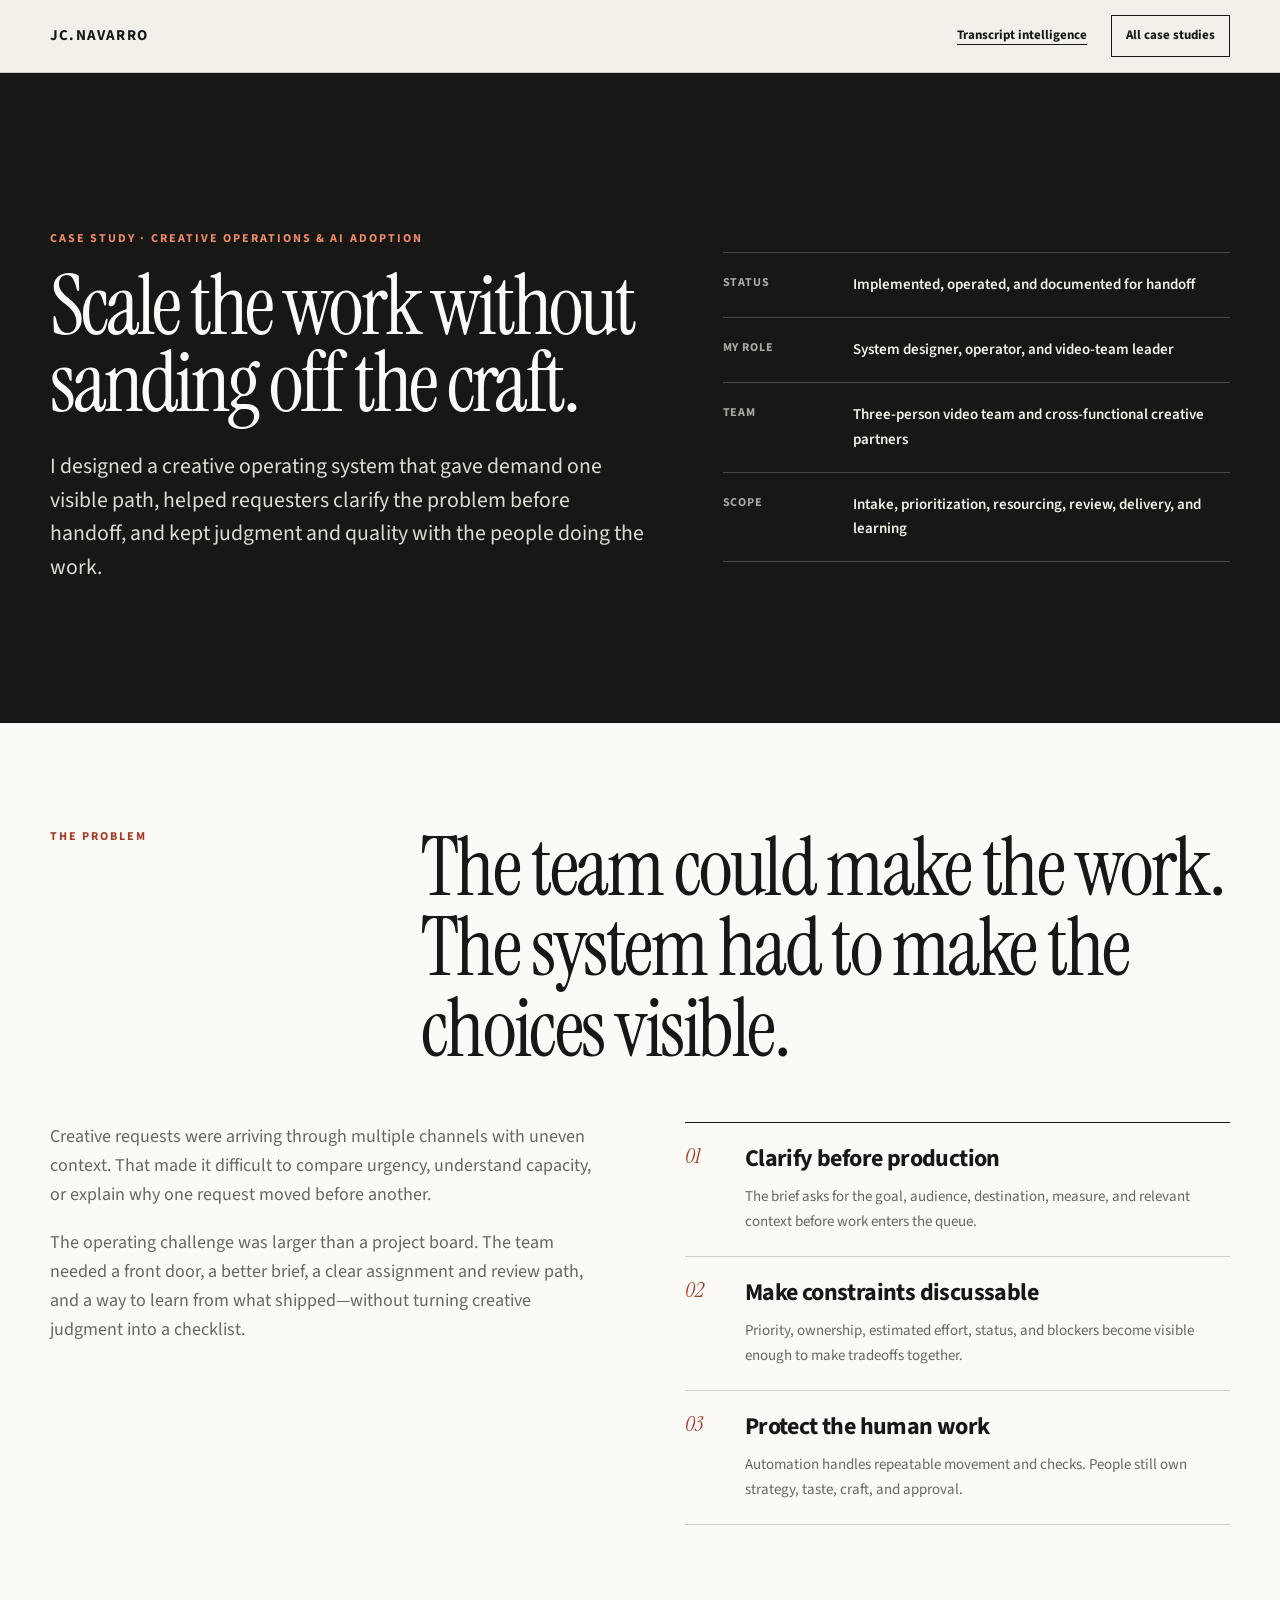
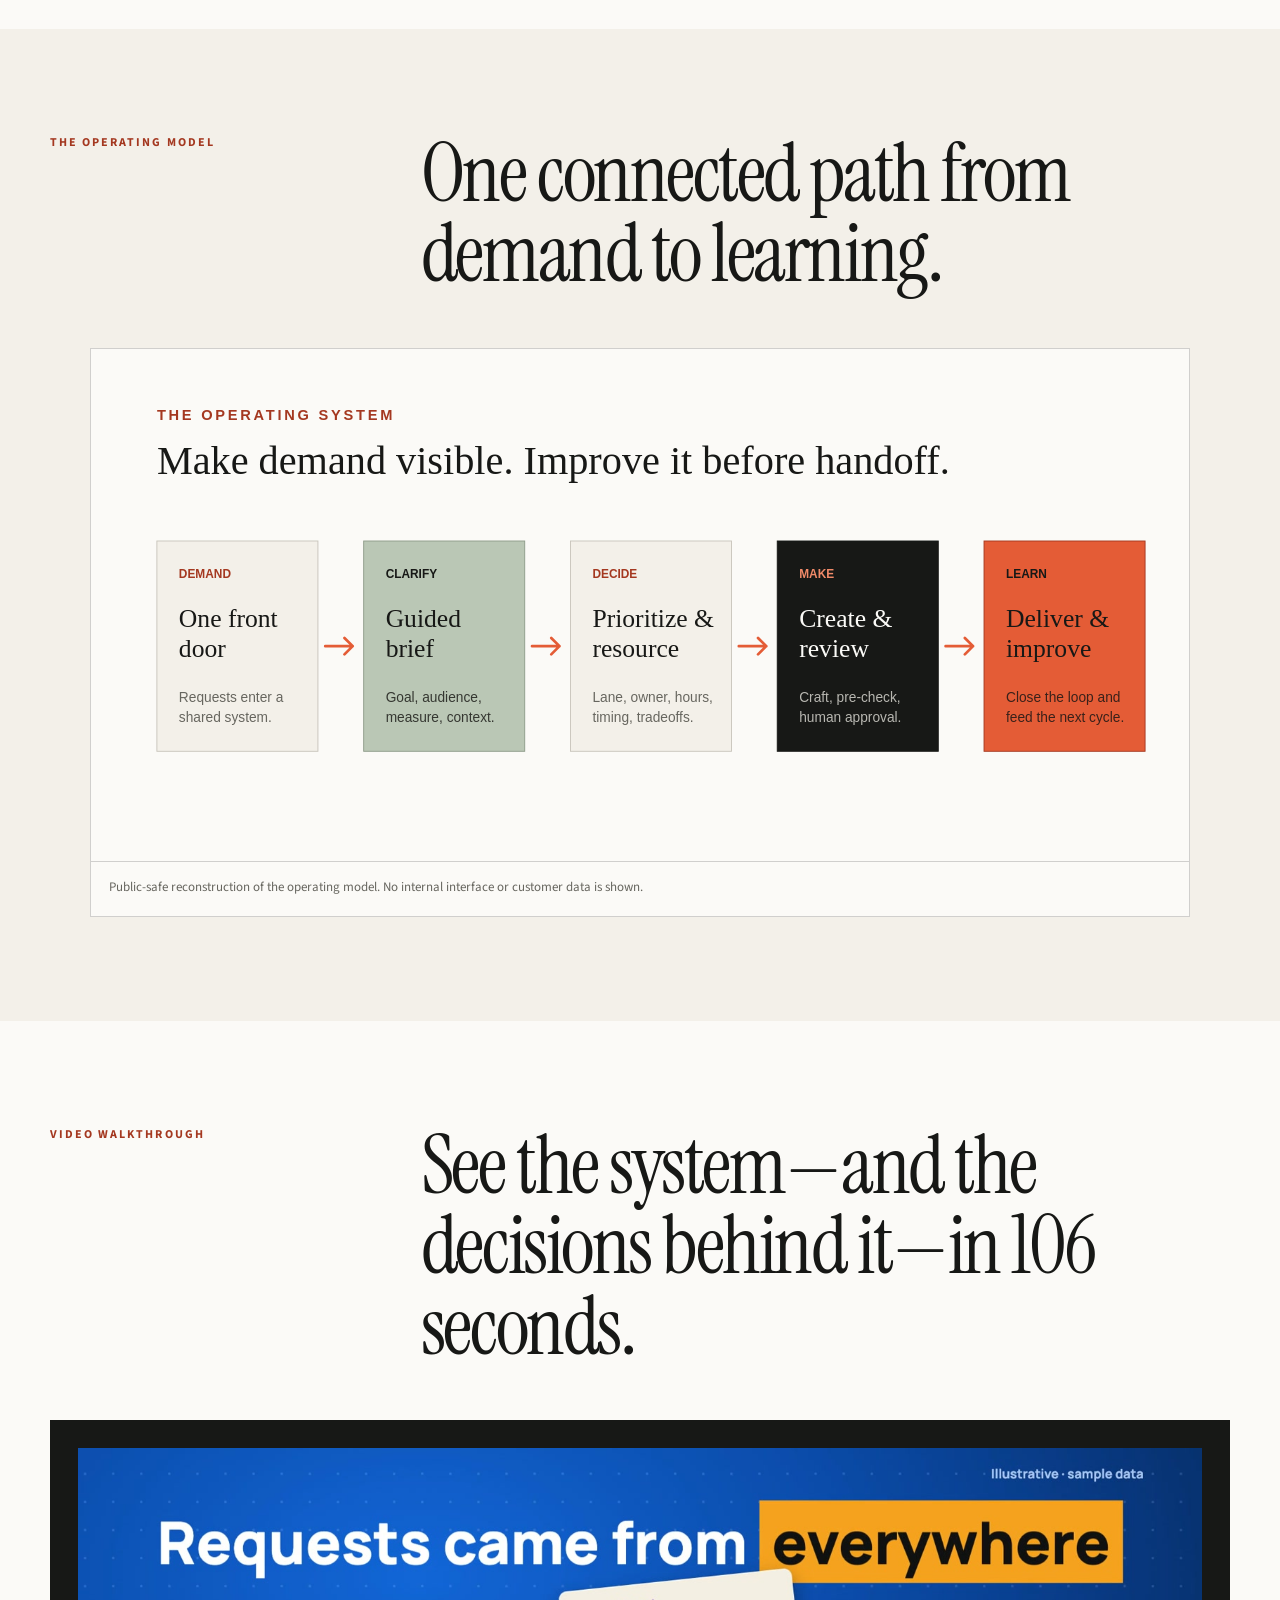
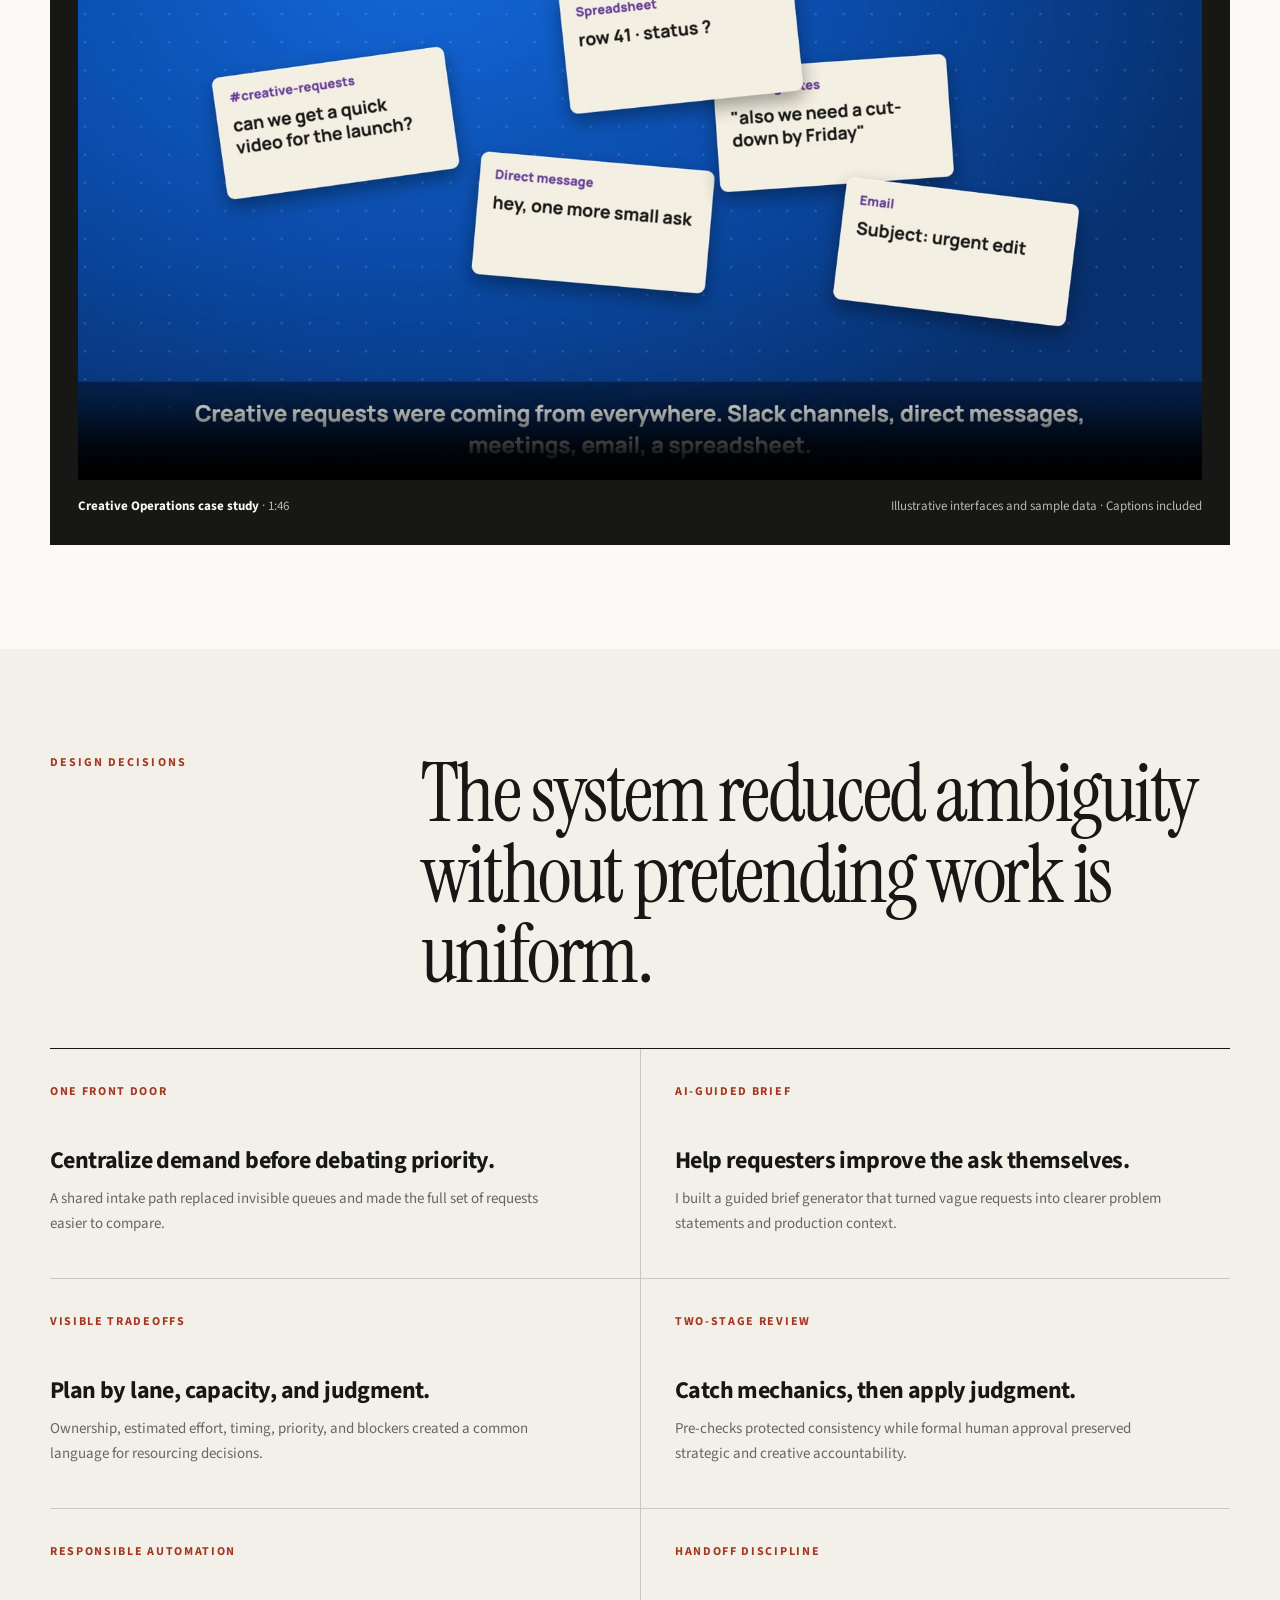
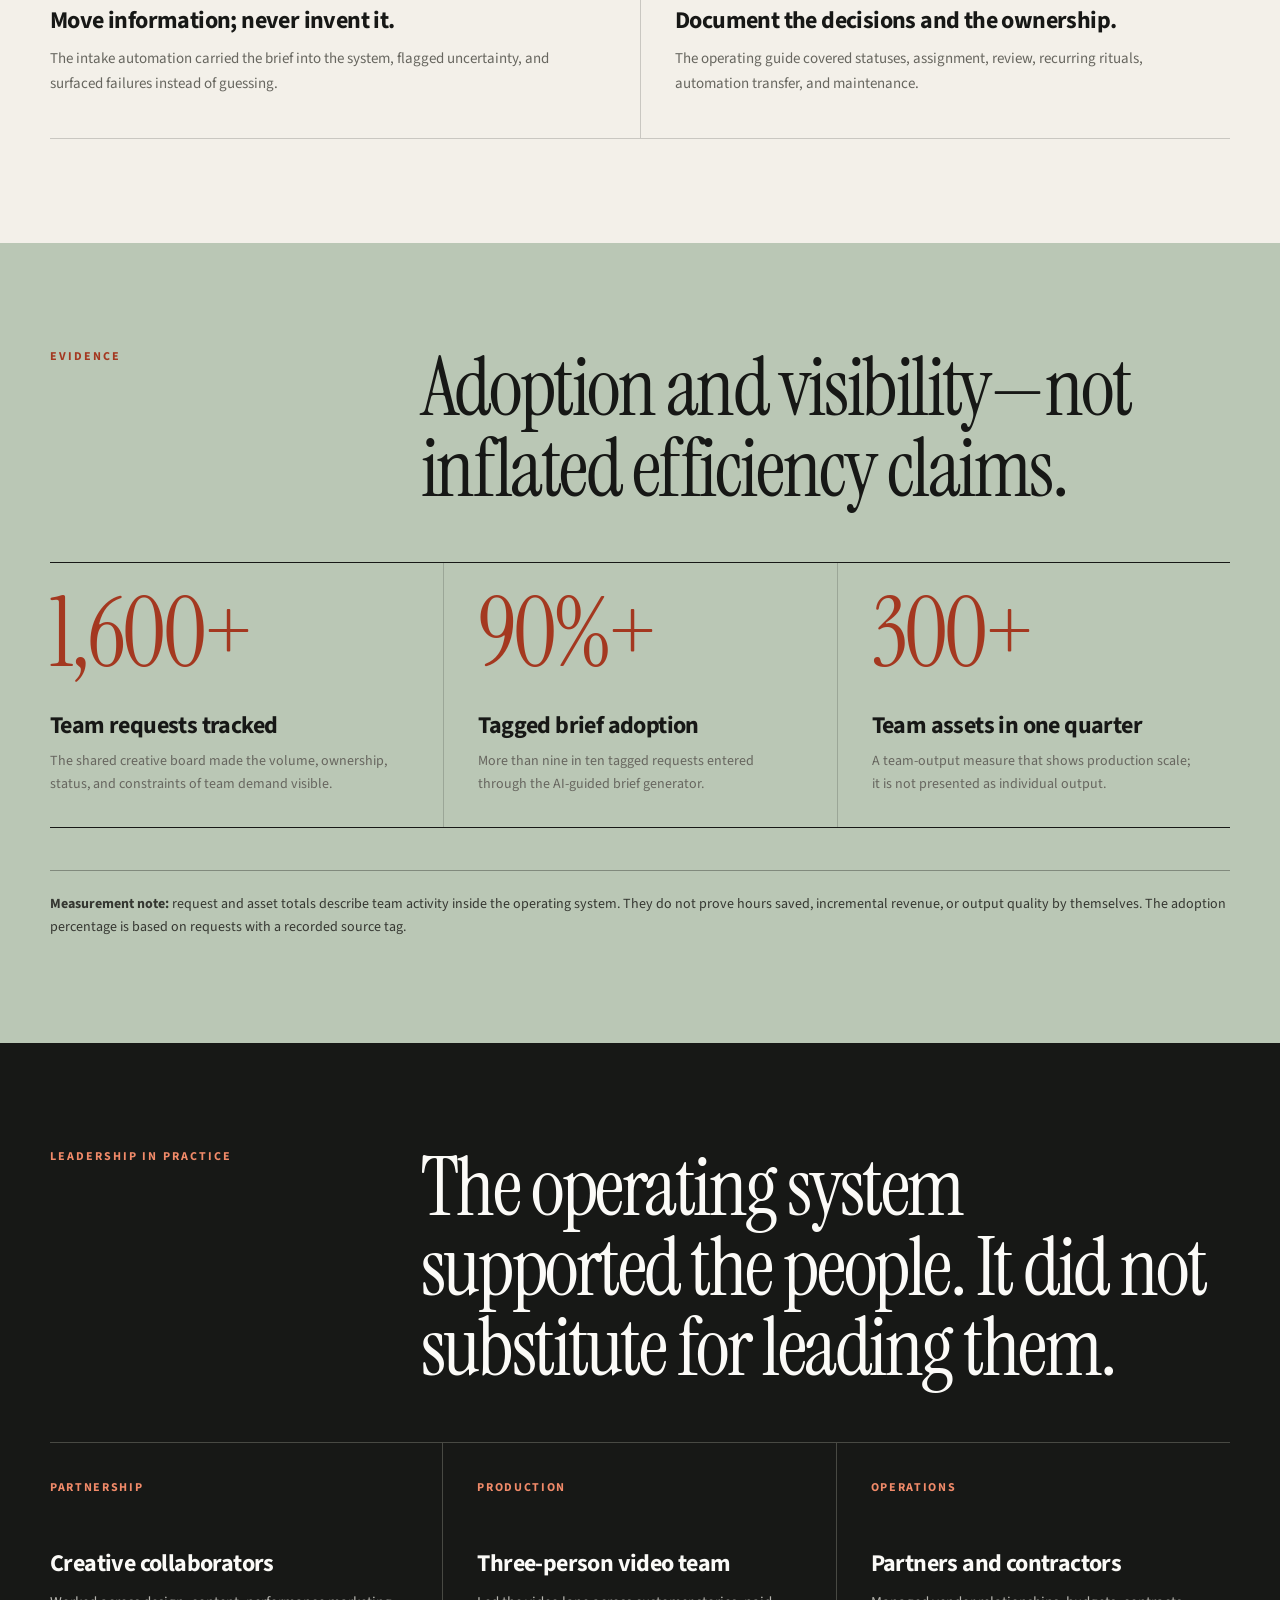
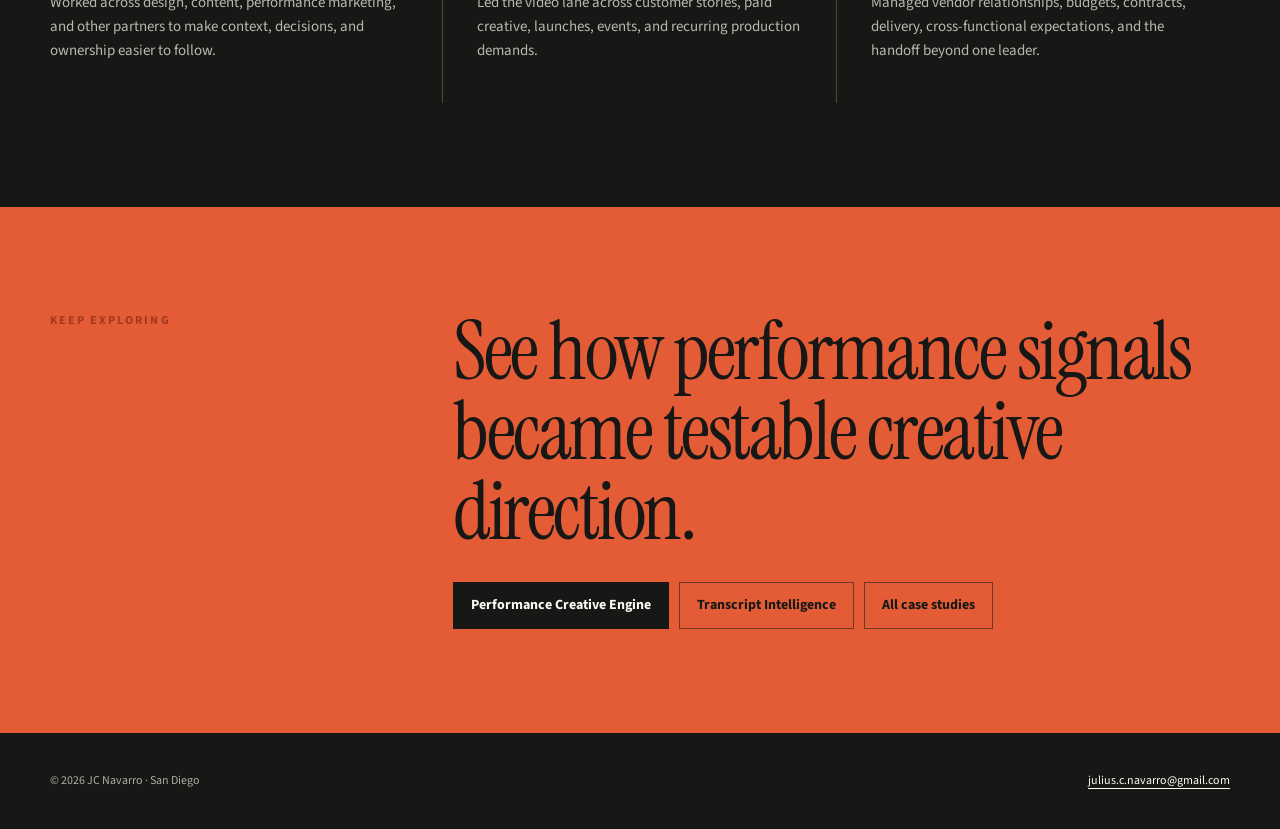
<file: creative-operations-case-study.html>
<!doctype html>
<html lang="en">
<head>
  <meta charset="utf-8">
  <meta name="viewport" content="width=device-width, initial-scale=1">
  <meta name="description" content="How JC Navarro designed a creative operating system that made demand visible, improved briefs before handoff, and supported a three-person video team and its creative partners.">
  <title>Creative Operations case study — JC Navarro</title>
  <link rel="canonical" href="https://jcnavarro.net/creative-operations-case-study.html">
  <link rel="preconnect" href="https://fonts.googleapis.com">
  <link rel="preconnect" href="https://fonts.gstatic.com" crossorigin>
  <link href="https://fonts.googleapis.com/css2?family=Instrument+Serif:ital@0;1&amp;family=Source+Sans+3:wght@400;500;600;700&amp;display=swap" rel="stylesheet">
  <link rel="stylesheet" href="assets/case-study.css">
  <link rel="icon" href="assets/favicon.ico">
  <meta property="og:type" content="article">
  <meta property="og:url" content="https://jcnavarro.net/creative-operations-case-study.html">
  <meta property="og:title" content="Creative Operations case study — JC Navarro">
  <meta property="og:description" content="One front door, a guided brief, visible priorities, and human review: the system behind creative work at scale.">
  <meta property="og:image" content="https://jcnavarro.net/assets/og-creative-operations.png">
  <meta property="og:image:width" content="1200">
  <meta property="og:image:height" content="630">
  <meta property="og:image:alt" content="Creative Operations case study by JC Navarro">
  <meta name="twitter:card" content="summary_large_image">
  <script type="application/ld+json">
  {
    "@context": "https://schema.org",
    "@type": "Article",
    "headline": "Scale the work without sanding off the craft",
    "description": "A case study in creative operations, AI-assisted intake, team leadership, and responsible adoption.",
    "author": {"@type": "Person", "name": "JC Navarro", "url": "https://jcnavarro.net/"},
    "url": "https://jcnavarro.net/creative-operations-case-study.html",
    "image": "https://jcnavarro.net/assets/og-creative-operations.png",
    "about": ["Creative operations", "AI adoption", "Team leadership", "Marketing operations"],
    "video": {
      "@type": "VideoObject",
      "name": "Creative Operations: from scattered requests to a visible operating system",
      "description": "A 106-second walkthrough of the creative operating system JC Navarro designed, including intake, prioritization, review, adoption, and carefully qualified outcomes.",
      "thumbnailUrl": "https://jcnavarro.net/assets/creative-ops-video-poster.jpg",
      "contentUrl": "https://jcnavarro.net/assets/creative-ops-case-study.mp4",
      "uploadDate": "2026-11-22",
      "duration": "PT1M46S"
    }
  }
  </script>
</head>
<body>
  <a class="skip" href="#main">Skip to case study</a>
  <header><nav class="shell" aria-label="Case study navigation"><a class="mark" href="index.html#top">JC.NAVARRO</a><div class="navlinks"><a href="transcript-intelligence-case-study.html">Transcript intelligence</a><a class="portfolio-link" href="index.html#work">All case studies</a></div></nav></header>
  <main id="main">
    <section class="case-hero wide-title">
      <div class="case-hero-grid shell">
        <div><div class="eyebrow light">Case study · Creative operations &amp; AI adoption</div><h1>Scale the work without sanding off the craft.</h1><p class="lede">I designed a creative operating system that gave demand one visible path, helped requesters clarify the problem before handoff, and kept judgment and quality with the people doing the work.</p></div>
        <div class="hero-facts" aria-label="Case study facts">
          <div class="hero-fact"><small>Status</small><span>Implemented, operated, and documented for handoff</span></div>
          <div class="hero-fact"><small>My role</small><span>System designer, operator, and video-team leader</span></div>
          <div class="hero-fact"><small>Team</small><span>Three-person video team and cross-functional creative partners</span></div>
          <div class="hero-fact"><small>Scope</small><span>Intake, prioritization, resourcing, review, delivery, and learning</span></div>
        </div>
      </div>
    </section>

    <section class="section white">
      <div class="shell">
        <div class="section-head"><div class="eyebrow">The problem</div><h2>The team could make the work. The system had to make the choices visible.</h2></div>
        <div class="story">
          <div class="story-copy"><p>Creative requests were arriving through multiple channels with uneven context. That made it difficult to compare urgency, understand capacity, or explain why one request moved before another.</p><p>The operating challenge was larger than a project board. The team needed a front door, a better brief, a clear assignment and review path, and a way to learn from what shipped—without turning creative judgment into a checklist.</p></div>
          <div class="story-points">
            <div class="story-point"><b>01</b><div><h3>Clarify before production</h3><p>The brief asks for the goal, audience, destination, measure, and relevant context before work enters the queue.</p></div></div>
            <div class="story-point"><b>02</b><div><h3>Make constraints discussable</h3><p>Priority, ownership, estimated effort, status, and blockers become visible enough to make tradeoffs together.</p></div></div>
            <div class="story-point"><b>03</b><div><h3>Protect the human work</h3><p>Automation handles repeatable movement and checks. People still own strategy, taste, craft, and approval.</p></div></div>
          </div>
        </div>
      </div>
    </section>

    <section class="section">
      <div class="shell">
        <div class="section-head"><div class="eyebrow">The operating model</div><h2>One connected path from demand to learning.</h2></div>
        <div class="diagram-grid"><figure class="wide"><img src="assets/creative-ops-flow.svg" alt="Five-stage creative operations flow from demand through guided briefing, prioritization, creation, review, delivery, and learning"><figcaption>Public-safe reconstruction of the operating model. No internal interface or customer data is shown.</figcaption></figure></div>
      </div>
    </section>

    <section class="section white" id="walkthrough">
      <div class="shell">
        <div class="section-head"><div class="eyebrow">Video walkthrough</div><h2>See the system—and the decisions behind it—in 106 seconds.</h2></div>
        <div class="media-shell">
          <video controls playsinline preload="metadata" poster="assets/creative-ops-video-poster.jpg" aria-label="Creative Operations case study video">
            <source src="assets/creative-ops-case-study.mp4" type="video/mp4">
            Your browser does not support embedded video. <a href="assets/creative-ops-case-study.mp4">Open the Creative Operations walkthrough</a>.
          </video>
          <div class="media-caption"><span><strong>Creative Operations case study</strong> · 1:46</span><span>Illustrative interfaces and sample data · Captions included</span></div>
        </div>
      </div>
    </section>

    <section class="section">
      <div class="shell">
        <div class="section-head"><div class="eyebrow">Design decisions</div><h2>The system reduced ambiguity without pretending work is uniform.</h2></div>
        <div class="decision-grid">
          <article class="decision"><small>One front door</small><h3>Centralize demand before debating priority.</h3><p>A shared intake path replaced invisible queues and made the full set of requests easier to compare.</p></article>
          <article class="decision"><small>AI-guided brief</small><h3>Help requesters improve the ask themselves.</h3><p>I built a guided brief generator that turned vague requests into clearer problem statements and production context.</p></article>
          <article class="decision"><small>Visible tradeoffs</small><h3>Plan by lane, capacity, and judgment.</h3><p>Ownership, estimated effort, timing, priority, and blockers created a common language for resourcing decisions.</p></article>
          <article class="decision"><small>Two-stage review</small><h3>Catch mechanics, then apply judgment.</h3><p>Pre-checks protected consistency while formal human approval preserved strategic and creative accountability.</p></article>
          <article class="decision"><small>Responsible automation</small><h3>Move information; never invent it.</h3><p>The intake automation carried the brief into the system, flagged uncertainty, and surfaced failures instead of guessing.</p></article>
          <article class="decision"><small>Handoff discipline</small><h3>Document the decisions and the ownership.</h3><p>The operating guide covered statuses, assignment, review, recurring rituals, automation transfer, and maintenance.</p></article>
        </div>
      </div>
    </section>

    <section class="section sage">
      <div class="shell">
        <div class="section-head"><div class="eyebrow">Evidence</div><h2>Adoption and visibility—not inflated efficiency claims.</h2></div>
        <div class="evidence-grid">
          <article class="evidence-card"><strong>1,600+</strong><h3>Team requests tracked</h3><p>The shared creative board made the volume, ownership, status, and constraints of team demand visible.</p></article>
          <article class="evidence-card"><strong>90%+</strong><h3>Tagged brief adoption</h3><p>More than nine in ten tagged requests entered through the AI-guided brief generator.</p></article>
          <article class="evidence-card"><strong>300+</strong><h3>Team assets in one quarter</h3><p>A team-output measure that shows production scale; it is not presented as individual output.</p></article>
        </div>
        <div class="transparency"><strong>Measurement note:</strong> request and asset totals describe team activity inside the operating system. They do not prove hours saved, incremental revenue, or output quality by themselves. The adoption percentage is based on requests with a recorded source tag.</div>
      </div>
    </section>

    <section class="section dark">
      <div class="shell">
        <div class="section-head"><div class="eyebrow light">Leadership in practice</div><h2>The operating system supported the people. It did not substitute for leading them.</h2></div>
        <div class="build-grid">
          <article class="build-note"><small>Partnership</small><h3>Creative collaborators</h3><p>Worked across design, content, performance marketing, and other partners to make context, decisions, and ownership easier to follow.</p></article>
          <article class="build-note"><small>Production</small><h3>Three-person video team</h3><p>Led the video lane across customer stories, paid creative, launches, events, and recurring production demands.</p></article>
          <article class="build-note"><small>Operations</small><h3>Partners and contractors</h3><p>Managed vendor relationships, budgets, contracts, delivery, cross-functional expectations, and the handoff beyond one leader.</p></article>
        </div>
      </div>
    </section>

    <section class="section next">
      <div class="next-grid shell"><div class="eyebrow">Keep exploring</div><div><h2>See how performance signals became testable creative direction.</h2><div class="actions"><a class="button primary" href="performance-creative-engine-case-study.html">Performance Creative Engine</a><a class="button" href="transcript-intelligence-case-study.html">Transcript Intelligence</a><a class="button" href="index.html#work">All case studies</a></div></div></div>
    </section>
  </main>
  <footer><div class="shell"><span>© 2026 JC Navarro · San Diego</span><span><a href="mailto:julius.c.navarro@gmail.com">julius.c.navarro@gmail.com</a></span></div></footer>
</body>
</html>
</file>
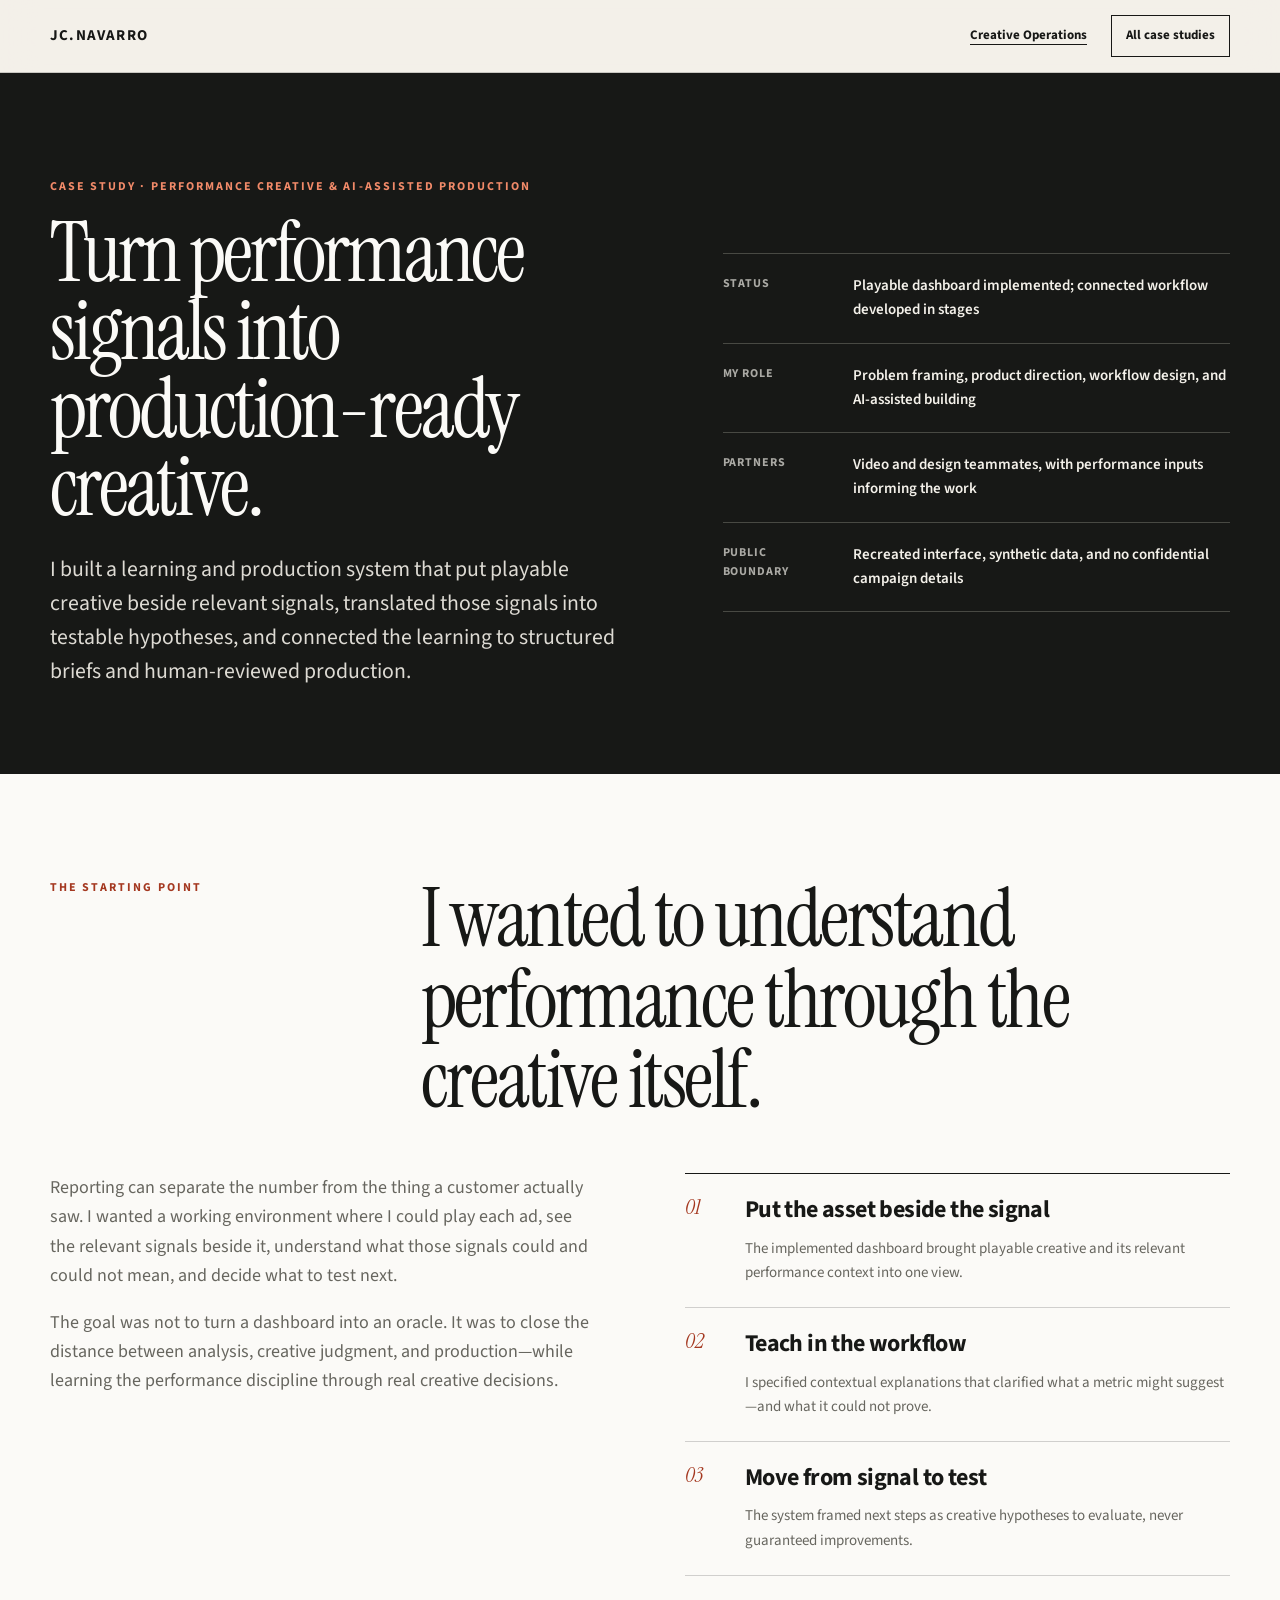
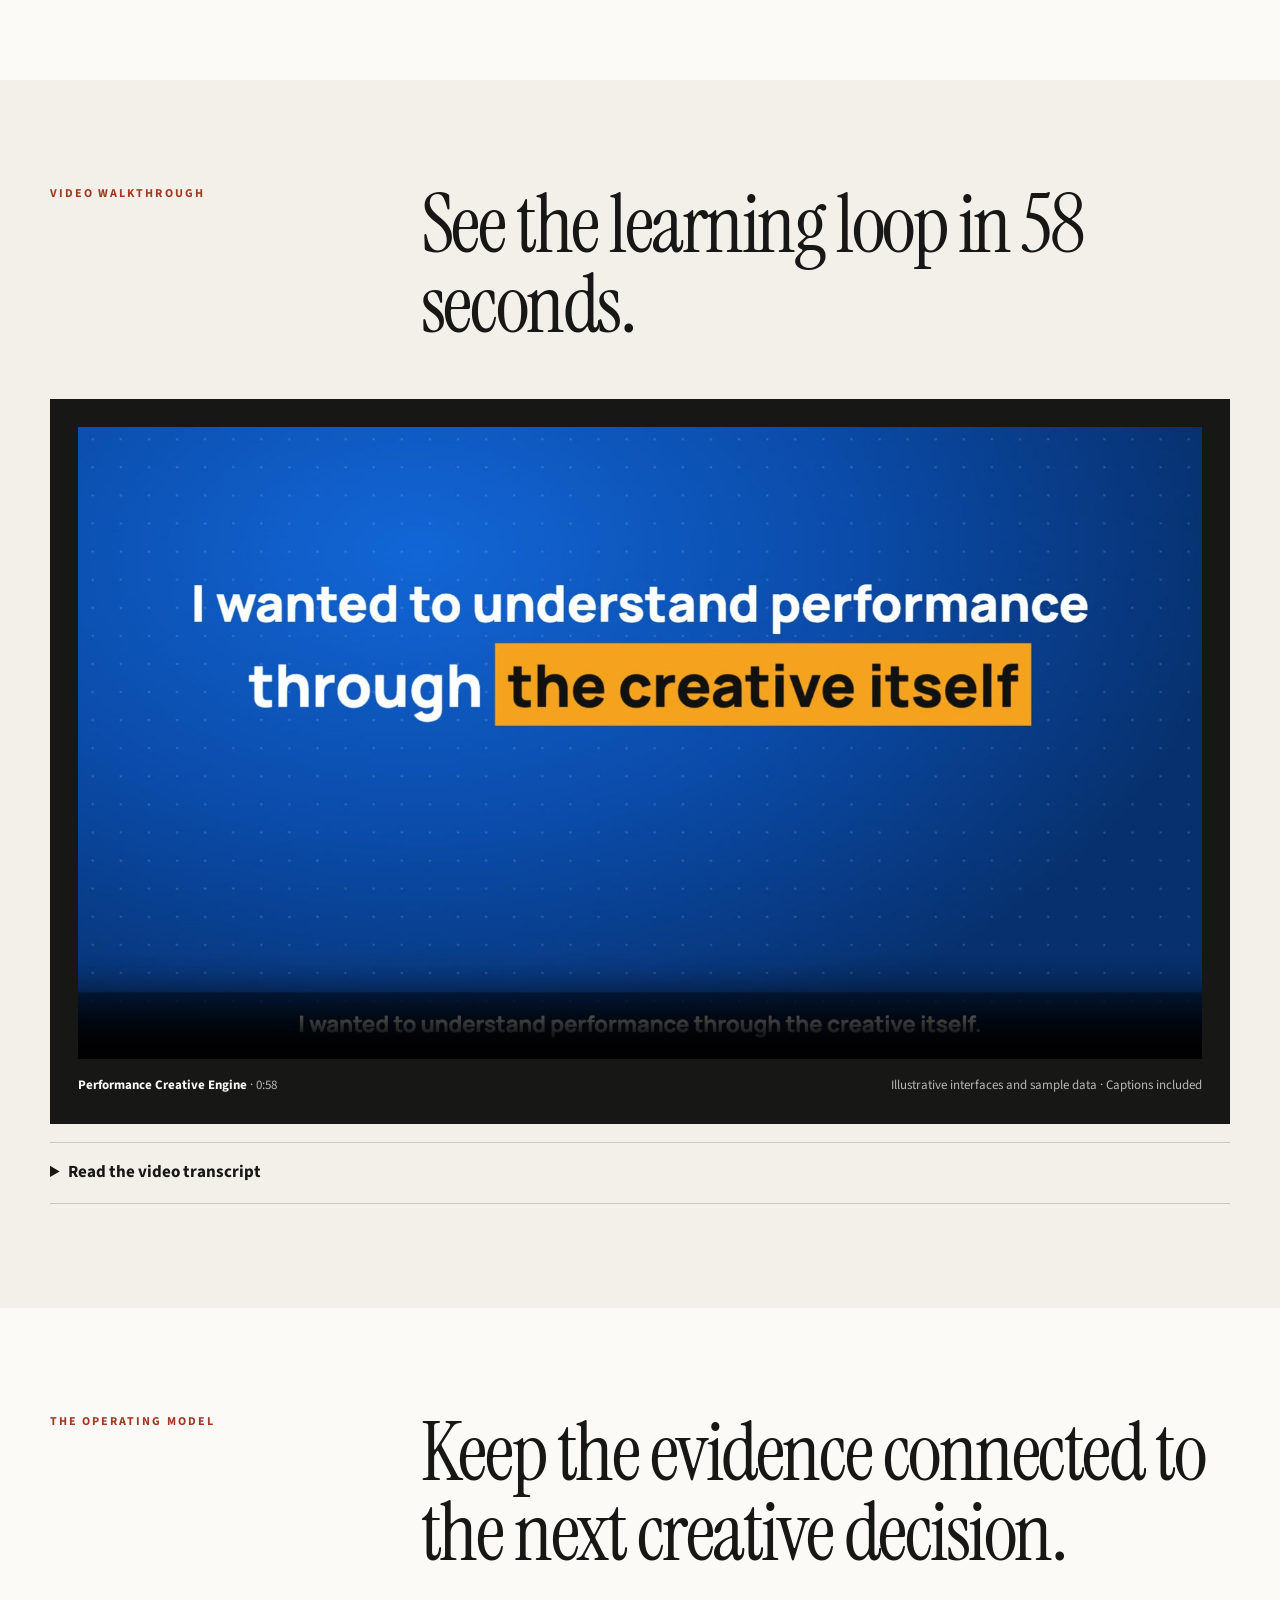
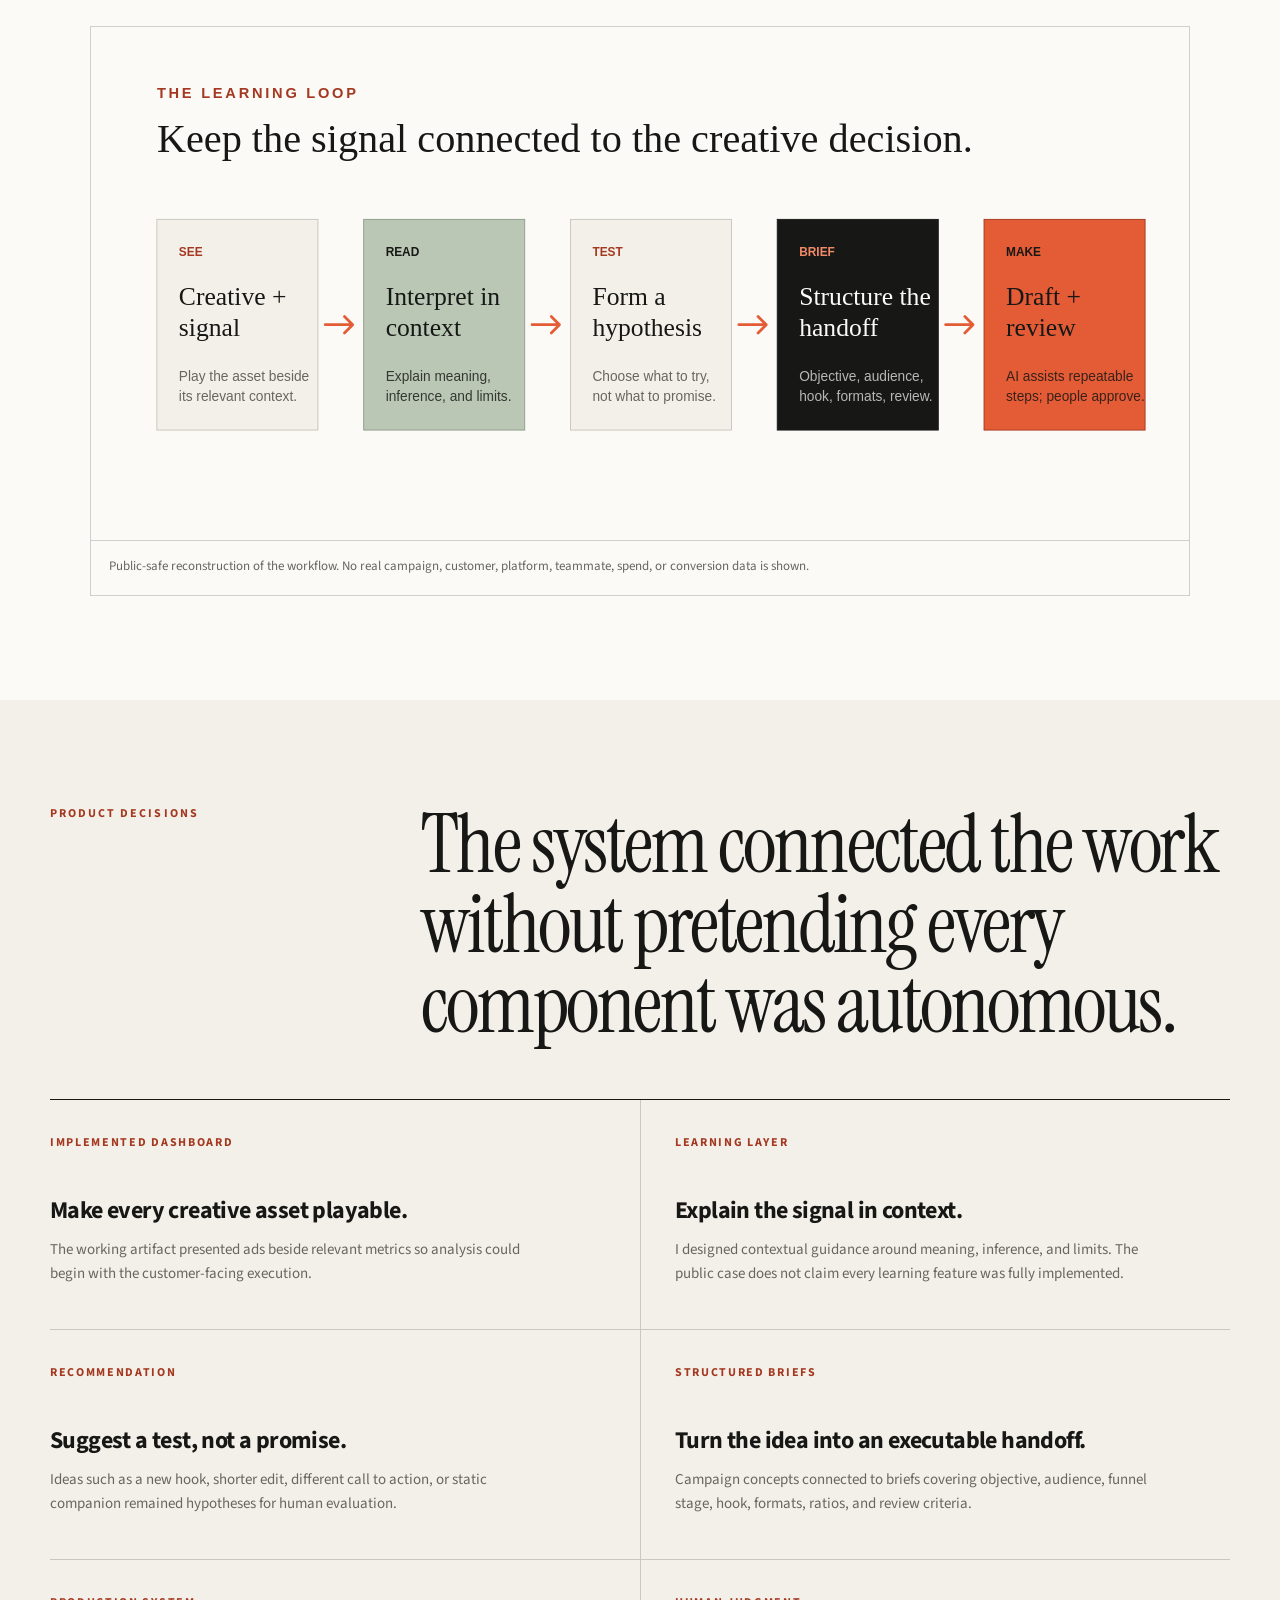
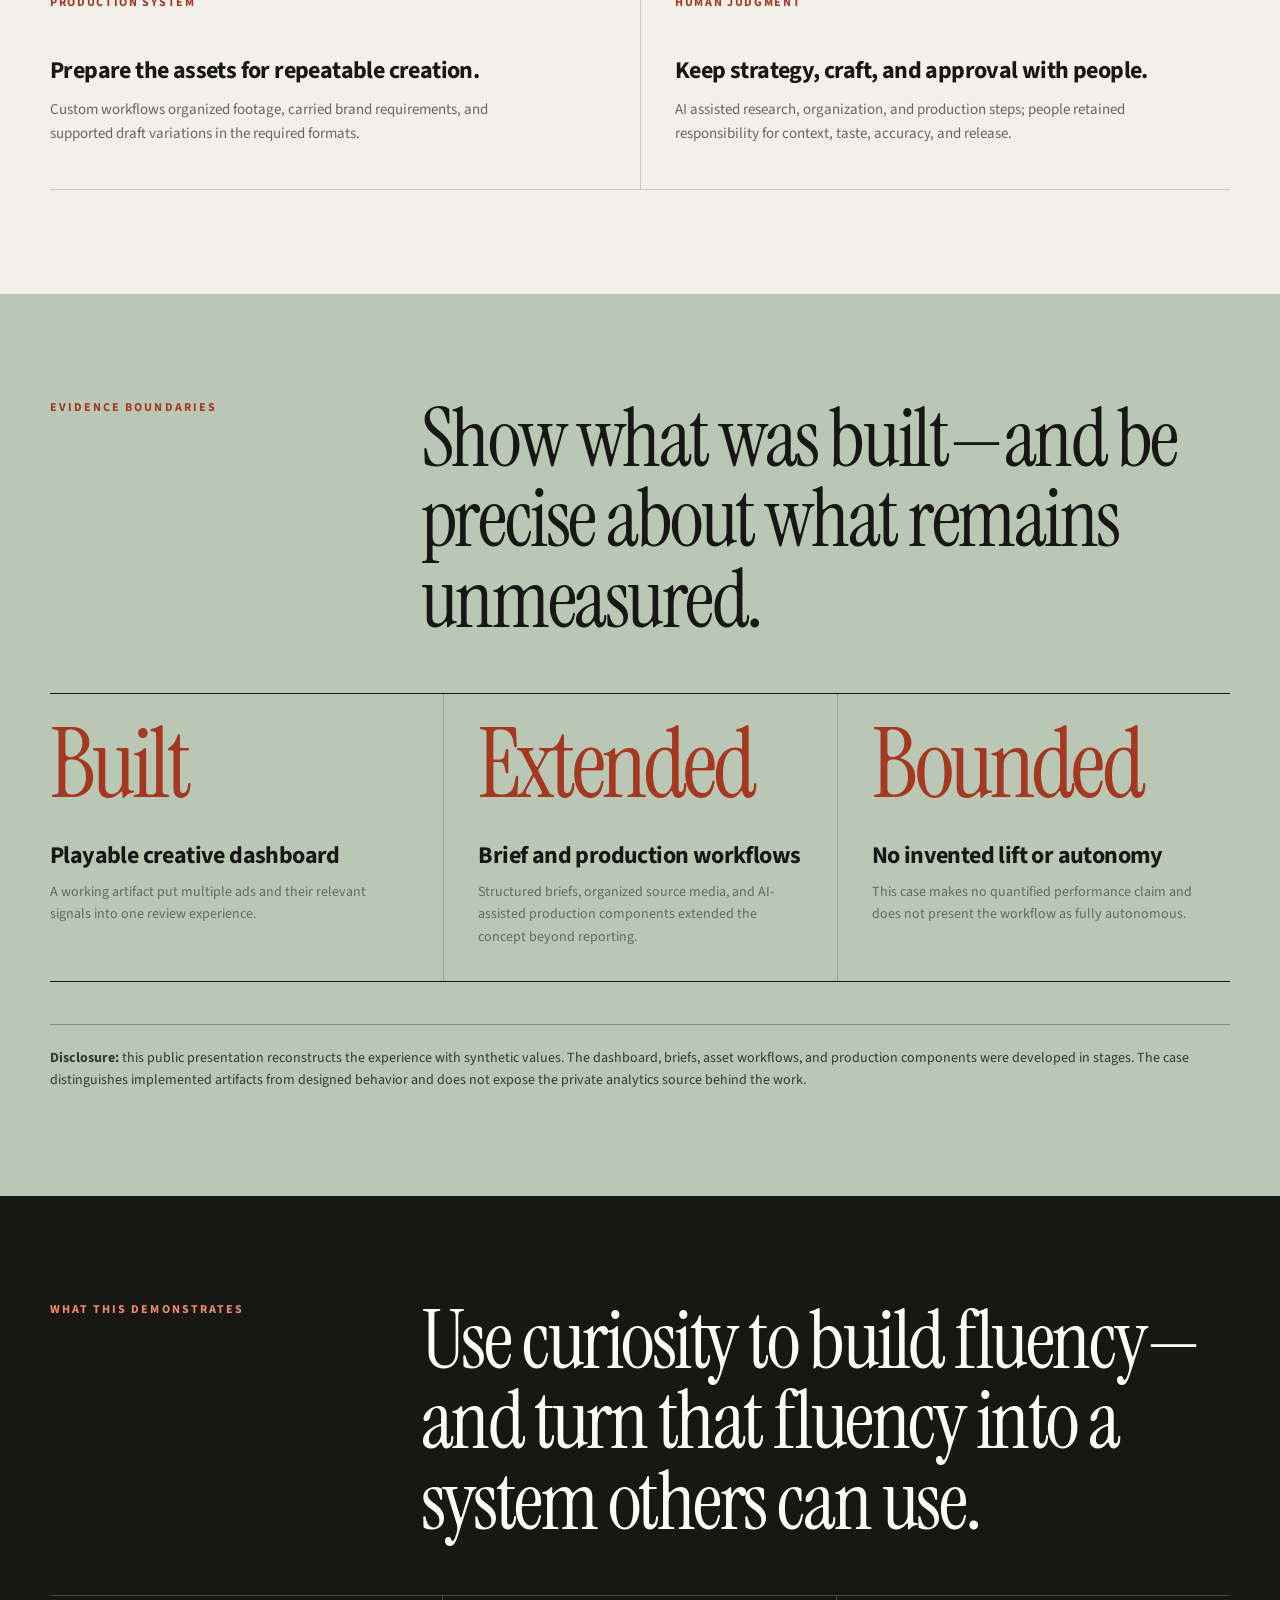
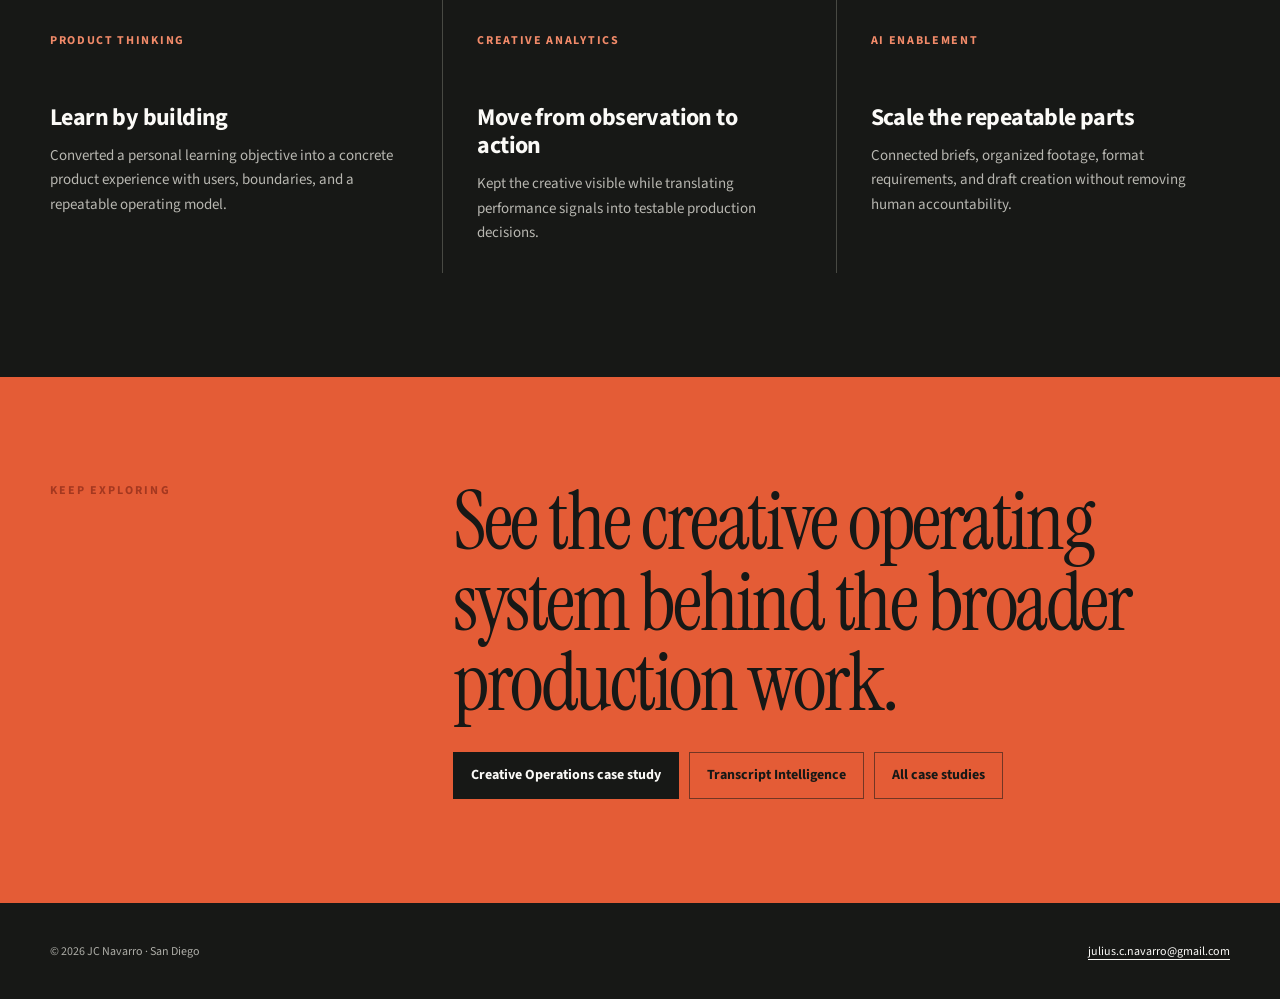
<file: performance-creative-engine-case-study.html>
<!doctype html>
<html lang="en">
<head>
  <meta charset="utf-8">
  <meta name="viewport" content="width=device-width, initial-scale=1">
  <meta name="description" content="How JC Navarro built a playable creative dashboard and connected performance signals to testable hypotheses, structured briefs, and human-reviewed AI-assisted production.">
  <title>Performance Creative Engine case study — JC Navarro</title>
  <link rel="canonical" href="https://jcnavarro.net/performance-creative-engine-case-study.html">
  <link rel="preconnect" href="https://fonts.googleapis.com">
  <link rel="preconnect" href="https://fonts.gstatic.com" crossorigin>
  <link href="https://fonts.googleapis.com/css2?family=Instrument+Serif:ital@0;1&amp;family=Source+Sans+3:wght@400;500;600;700&amp;display=swap" rel="stylesheet">
  <link rel="stylesheet" href="assets/case-study.css">
  <link rel="icon" href="assets/favicon.ico">
  <meta property="og:type" content="article">
  <meta property="og:url" content="https://jcnavarro.net/performance-creative-engine-case-study.html">
  <meta property="og:title" content="Performance Creative Engine case study — JC Navarro">
  <meta property="og:description" content="From playable creative and performance signals to hypotheses, briefs, and human-reviewed production.">
  <meta property="og:image" content="https://jcnavarro.net/assets/performance-creative-engine-poster.jpg">
  <meta property="og:image:width" content="1600">
  <meta property="og:image:height" content="900">
  <meta property="og:image:alt" content="Performance Creative Engine walkthrough by JC Navarro">
  <meta name="twitter:card" content="summary_large_image">
  <script type="application/ld+json">
  {
    "@context": "https://schema.org",
    "@type": "Article",
    "headline": "From performance signal to production-ready creative",
    "description": "A case study in performance-creative learning, workflow design, structured briefs, and human-reviewed AI-assisted production.",
    "author": {"@type": "Person", "name": "JC Navarro", "url": "https://jcnavarro.net/"},
    "url": "https://jcnavarro.net/performance-creative-engine-case-study.html",
    "image": "https://jcnavarro.net/assets/performance-creative-engine-poster.jpg",
    "about": ["Performance creative", "Marketing innovation", "AI-assisted production", "Workflow design"],
    "video": {
      "@type": "VideoObject",
      "name": "From performance signal to production-ready creative",
      "description": "A 58-second public-safe walkthrough of a learning and production workflow designed by JC Navarro.",
      "thumbnailUrl": "https://jcnavarro.net/assets/performance-creative-engine-poster.jpg",
      "contentUrl": "https://jcnavarro.net/assets/performance-creative-engine.mp4",
      "uploadDate": "2026-11-23",
      "duration": "PT58S"
    }
  }
  </script>
</head>
<body>
  <a class="skip" href="#main">Skip to case study</a>
  <header><nav class="shell" aria-label="Case study navigation"><a class="mark" href="index.html#top">JC.NAVARRO</a><div class="navlinks"><a href="creative-operations-case-study.html">Creative Operations</a><a class="portfolio-link" href="index.html#work">All case studies</a></div></nav></header>
  <main id="main">
    <section class="case-hero wide-title">
      <div class="case-hero-grid shell">
        <div><div class="eyebrow light">Case study · Performance creative &amp; AI-assisted production</div><h1>Turn performance signals into production-ready creative.</h1><p class="lede">I built a learning and production system that put playable creative beside relevant signals, translated those signals into testable hypotheses, and connected the learning to structured briefs and human-reviewed production.</p></div>
        <div class="hero-facts" aria-label="Case study facts">
          <div class="hero-fact"><small>Status</small><span>Playable dashboard implemented; connected workflow developed in stages</span></div>
          <div class="hero-fact"><small>My role</small><span>Problem framing, product direction, workflow design, and AI-assisted building</span></div>
          <div class="hero-fact"><small>Partners</small><span>Video and design teammates, with performance inputs informing the work</span></div>
          <div class="hero-fact"><small>Public boundary</small><span>Recreated interface, synthetic data, and no confidential campaign details</span></div>
        </div>
      </div>
    </section>

    <section class="section white">
      <div class="shell">
        <div class="section-head"><div class="eyebrow">The starting point</div><h2>I wanted to understand performance through the creative itself.</h2></div>
        <div class="story">
          <div class="story-copy"><p>Reporting can separate the number from the thing a customer actually saw. I wanted a working environment where I could play each ad, see the relevant signals beside it, understand what those signals could and could not mean, and decide what to test next.</p><p>The goal was not to turn a dashboard into an oracle. It was to close the distance between analysis, creative judgment, and production—while learning the performance discipline through real creative decisions.</p></div>
          <div class="story-points">
            <div class="story-point"><b>01</b><div><h3>Put the asset beside the signal</h3><p>The implemented dashboard brought playable creative and its relevant performance context into one view.</p></div></div>
            <div class="story-point"><b>02</b><div><h3>Teach in the workflow</h3><p>I specified contextual explanations that clarified what a metric might suggest—and what it could not prove.</p></div></div>
            <div class="story-point"><b>03</b><div><h3>Move from signal to test</h3><p>The system framed next steps as creative hypotheses to evaluate, never guaranteed improvements.</p></div></div>
          </div>
        </div>
      </div>
    </section>

    <section class="section" id="walkthrough">
      <div class="shell">
        <div class="section-head"><div class="eyebrow">Video walkthrough</div><h2>See the learning loop in 58 seconds.</h2></div>
        <div class="media-shell">
          <video controls playsinline preload="metadata" poster="assets/performance-creative-engine-poster.jpg" aria-label="Performance Creative Engine case study video">
            <source src="assets/performance-creative-engine.mp4" type="video/mp4">
            <track kind="captions" srclang="en" label="English" src="assets/performance-creative-engine.vtt" default>
            Your browser does not support embedded video. <a href="assets/performance-creative-engine.mp4">Open the Performance Creative Engine walkthrough</a>.
          </video>
          <div class="media-caption"><span><strong>Performance Creative Engine</strong> · 0:58</span><span>Illustrative interfaces and sample data · Captions included</span></div>
        </div>
        <details class="transcript"><summary>Read the video transcript</summary><div><p>I wanted to understand performance through the creative itself. So I built a dashboard that made each ad playable, with the relevant signals beside it. I added contextual explanations, so the system could teach while I worked. Each signal could lead to a testable creative recommendation.</p><p>I shared the approach with teammates in video and design, and kept refining it. Then I connected the recommendations to campaign concepts and structured creative briefs. Those briefs could feed an AI-assisted production workflow, with organized footage, brand rules, required formats, and human review.</p><p>The result was a connected learning loop, from performance signal to production-ready creative. I did not build a dashboard just to report what happened. I built a system to help people understand what happened, decide what to test, and make the next piece of creative.</p></div></details>
      </div>
    </section>

    <section class="section white">
      <div class="shell">
        <div class="section-head"><div class="eyebrow">The operating model</div><h2>Keep the evidence connected to the next creative decision.</h2></div>
        <div class="diagram-grid"><figure class="wide"><img src="assets/performance-creative-loop.svg" alt="Five-stage loop from a performance signal through interpretation, hypothesis, structured brief, and human-reviewed creative production"><figcaption>Public-safe reconstruction of the workflow. No real campaign, customer, platform, teammate, spend, or conversion data is shown.</figcaption></figure></div>
      </div>
    </section>

    <section class="section">
      <div class="shell">
        <div class="section-head"><div class="eyebrow">Product decisions</div><h2>The system connected the work without pretending every component was autonomous.</h2></div>
        <div class="decision-grid">
          <article class="decision"><small>Implemented dashboard</small><h3>Make every creative asset playable.</h3><p>The working artifact presented ads beside relevant metrics so analysis could begin with the customer-facing execution.</p></article>
          <article class="decision"><small>Learning layer</small><h3>Explain the signal in context.</h3><p>I designed contextual guidance around meaning, inference, and limits. The public case does not claim every learning feature was fully implemented.</p></article>
          <article class="decision"><small>Recommendation</small><h3>Suggest a test, not a promise.</h3><p>Ideas such as a new hook, shorter edit, different call to action, or static companion remained hypotheses for human evaluation.</p></article>
          <article class="decision"><small>Structured briefs</small><h3>Turn the idea into an executable handoff.</h3><p>Campaign concepts connected to briefs covering objective, audience, funnel stage, hook, formats, ratios, and review criteria.</p></article>
          <article class="decision"><small>Production system</small><h3>Prepare the assets for repeatable creation.</h3><p>Custom workflows organized footage, carried brand requirements, and supported draft variations in the required formats.</p></article>
          <article class="decision"><small>Human judgment</small><h3>Keep strategy, craft, and approval with people.</h3><p>AI assisted research, organization, and production steps; people retained responsibility for context, taste, accuracy, and release.</p></article>
        </div>
      </div>
    </section>

    <section class="section sage">
      <div class="shell">
        <div class="section-head"><div class="eyebrow">Evidence boundaries</div><h2>Show what was built—and be precise about what remains unmeasured.</h2></div>
        <div class="evidence-grid">
          <article class="evidence-card"><strong>Built</strong><h3>Playable creative dashboard</h3><p>A working artifact put multiple ads and their relevant signals into one review experience.</p></article>
          <article class="evidence-card"><strong>Extended</strong><h3>Brief and production workflows</h3><p>Structured briefs, organized source media, and AI-assisted production components extended the concept beyond reporting.</p></article>
          <article class="evidence-card"><strong>Bounded</strong><h3>No invented lift or autonomy</h3><p>This case makes no quantified performance claim and does not present the workflow as fully autonomous.</p></article>
        </div>
        <div class="transparency"><strong>Disclosure:</strong> this public presentation reconstructs the experience with synthetic values. The dashboard, briefs, asset workflows, and production components were developed in stages. The case distinguishes implemented artifacts from designed behavior and does not expose the private analytics source behind the work.</div>
      </div>
    </section>

    <section class="section dark">
      <div class="shell">
        <div class="section-head"><div class="eyebrow light">What this demonstrates</div><h2>Use curiosity to build fluency—and turn that fluency into a system others can use.</h2></div>
        <div class="build-grid">
          <article class="build-note"><small>Product thinking</small><h3>Learn by building</h3><p>Converted a personal learning objective into a concrete product experience with users, boundaries, and a repeatable operating model.</p></article>
          <article class="build-note"><small>Creative analytics</small><h3>Move from observation to action</h3><p>Kept the creative visible while translating performance signals into testable production decisions.</p></article>
          <article class="build-note"><small>AI enablement</small><h3>Scale the repeatable parts</h3><p>Connected briefs, organized footage, format requirements, and draft creation without removing human accountability.</p></article>
        </div>
      </div>
    </section>

    <section class="section next">
      <div class="next-grid shell"><div class="eyebrow">Keep exploring</div><div><h2>See the creative operating system behind the broader production work.</h2><div class="actions"><a class="button primary" href="creative-operations-case-study.html">Creative Operations case study</a><a class="button" href="transcript-intelligence-case-study.html">Transcript Intelligence</a><a class="button" href="index.html#work">All case studies</a></div></div></div>
    </section>
  </main>
  <footer><div class="shell"><span>© 2026 JC Navarro · San Diego</span><span><a href="mailto:julius.c.navarro@gmail.com">julius.c.navarro@gmail.com</a></span></div></footer>
</body>
</html>
</file>
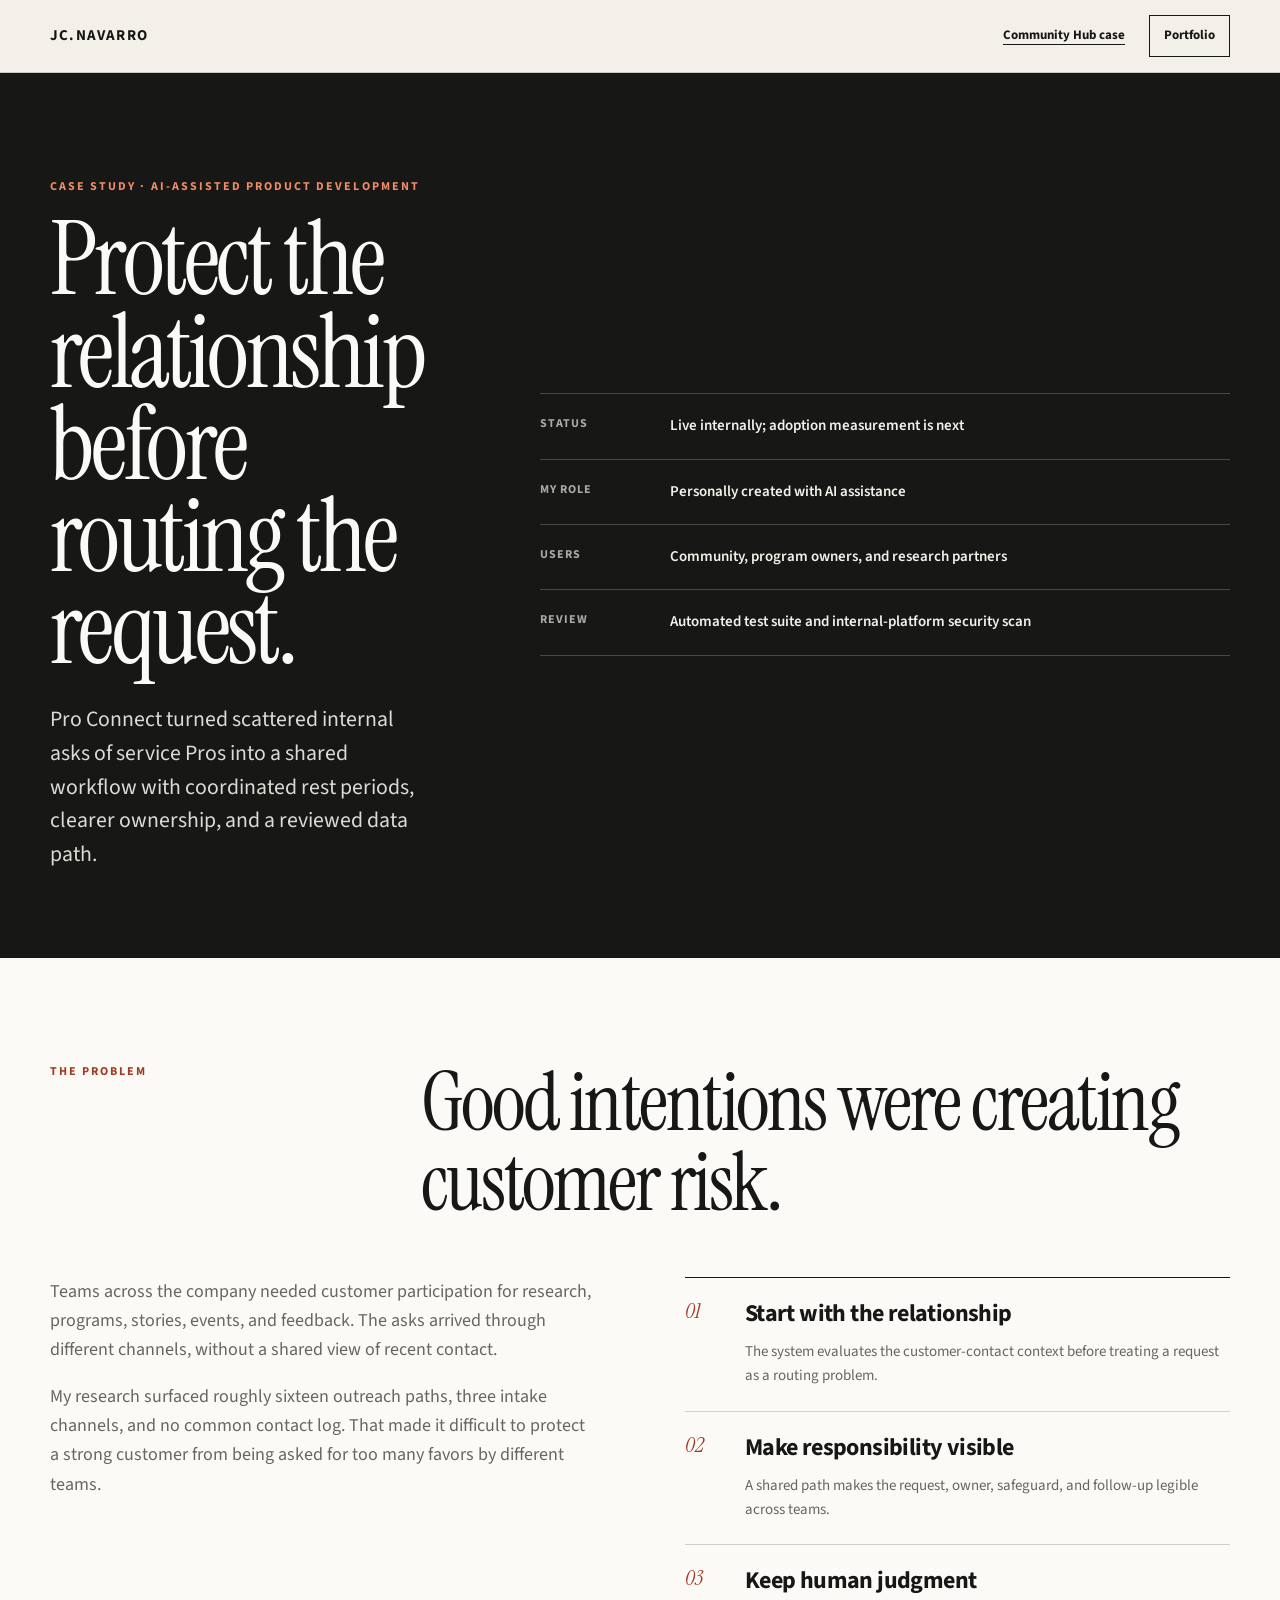
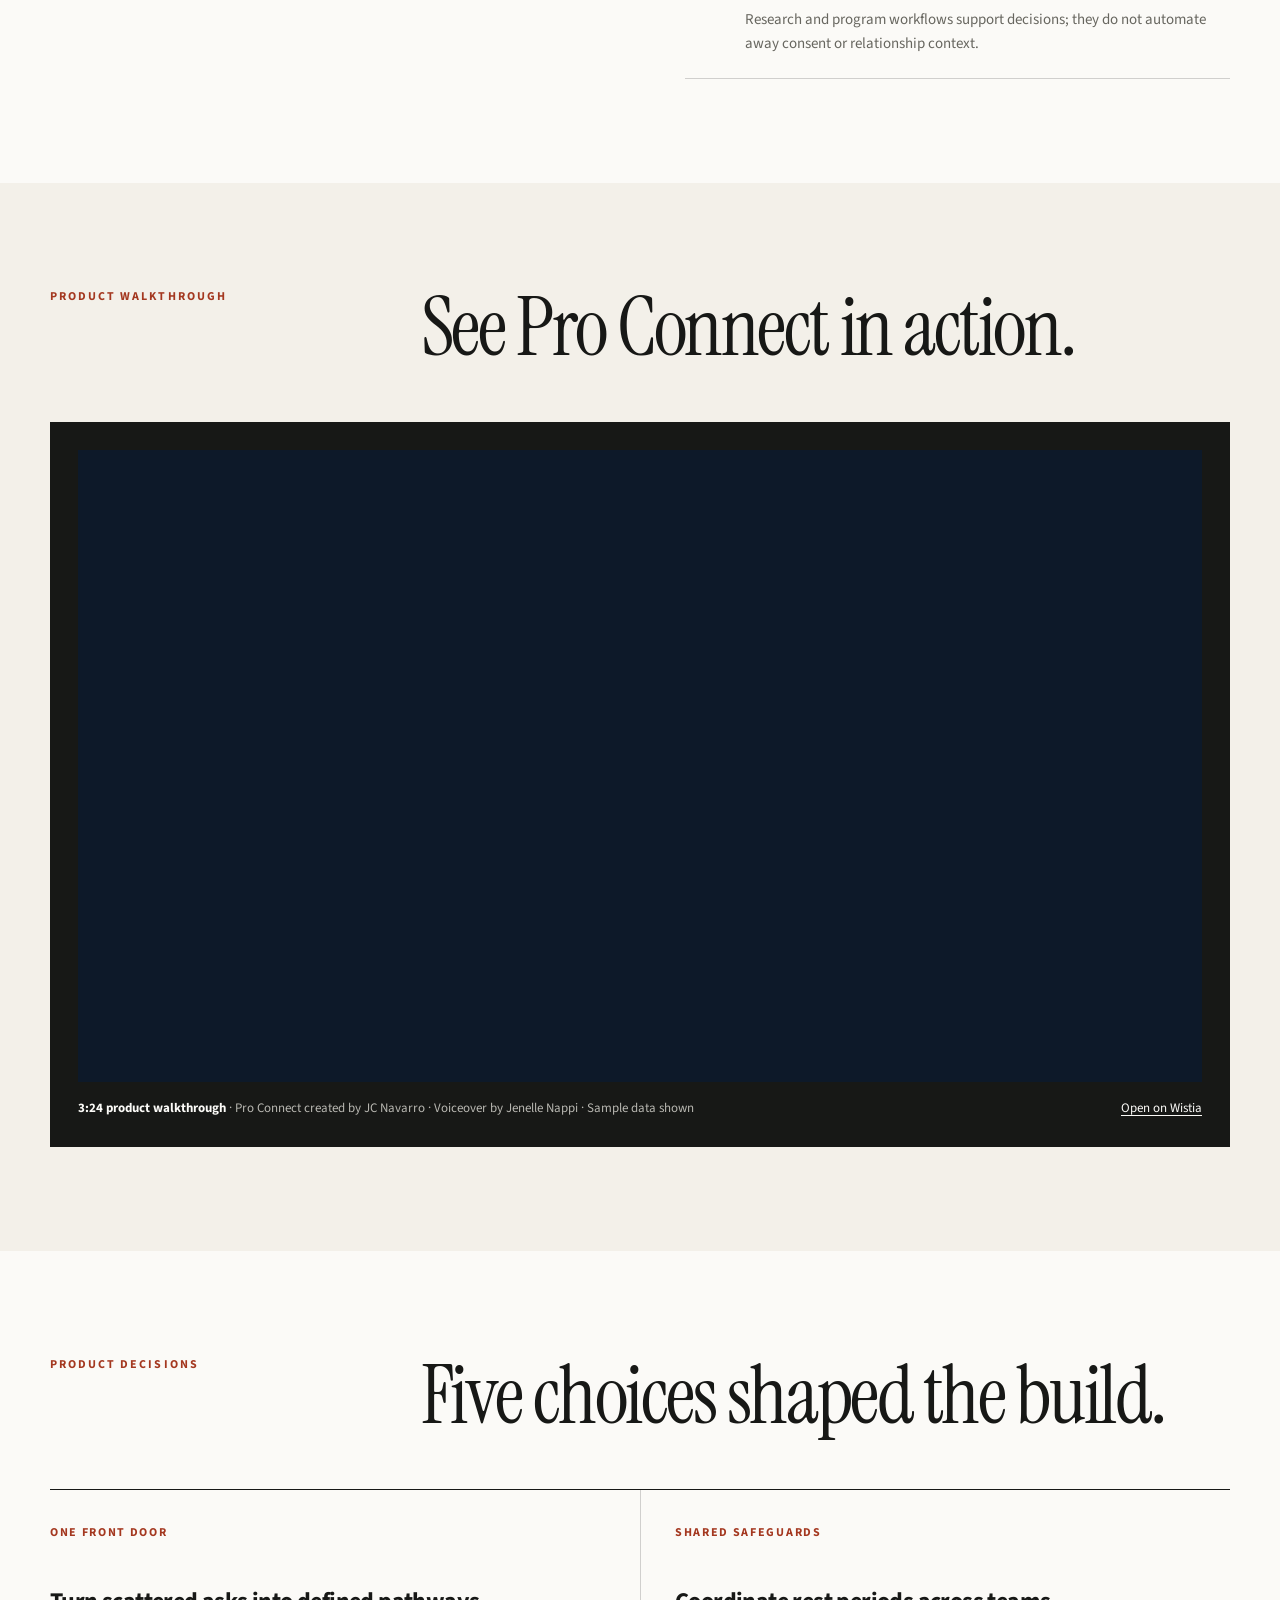
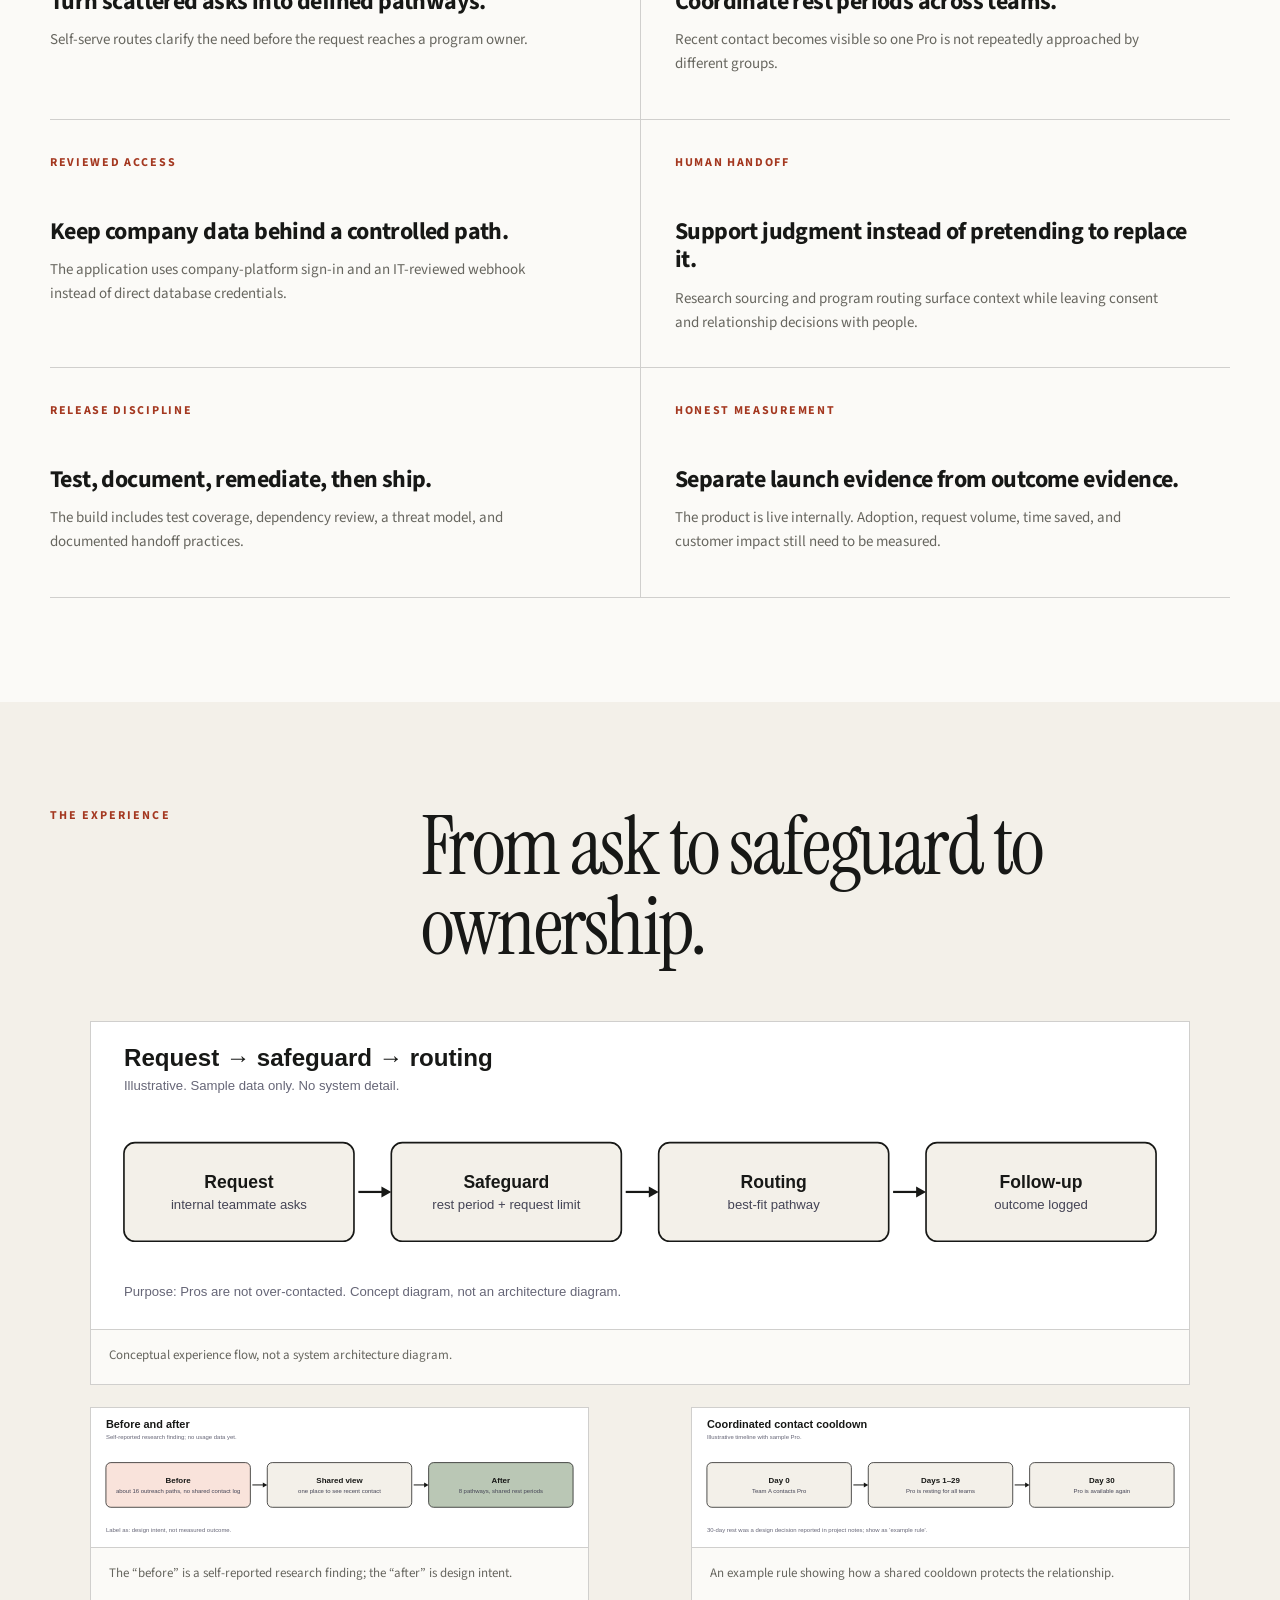
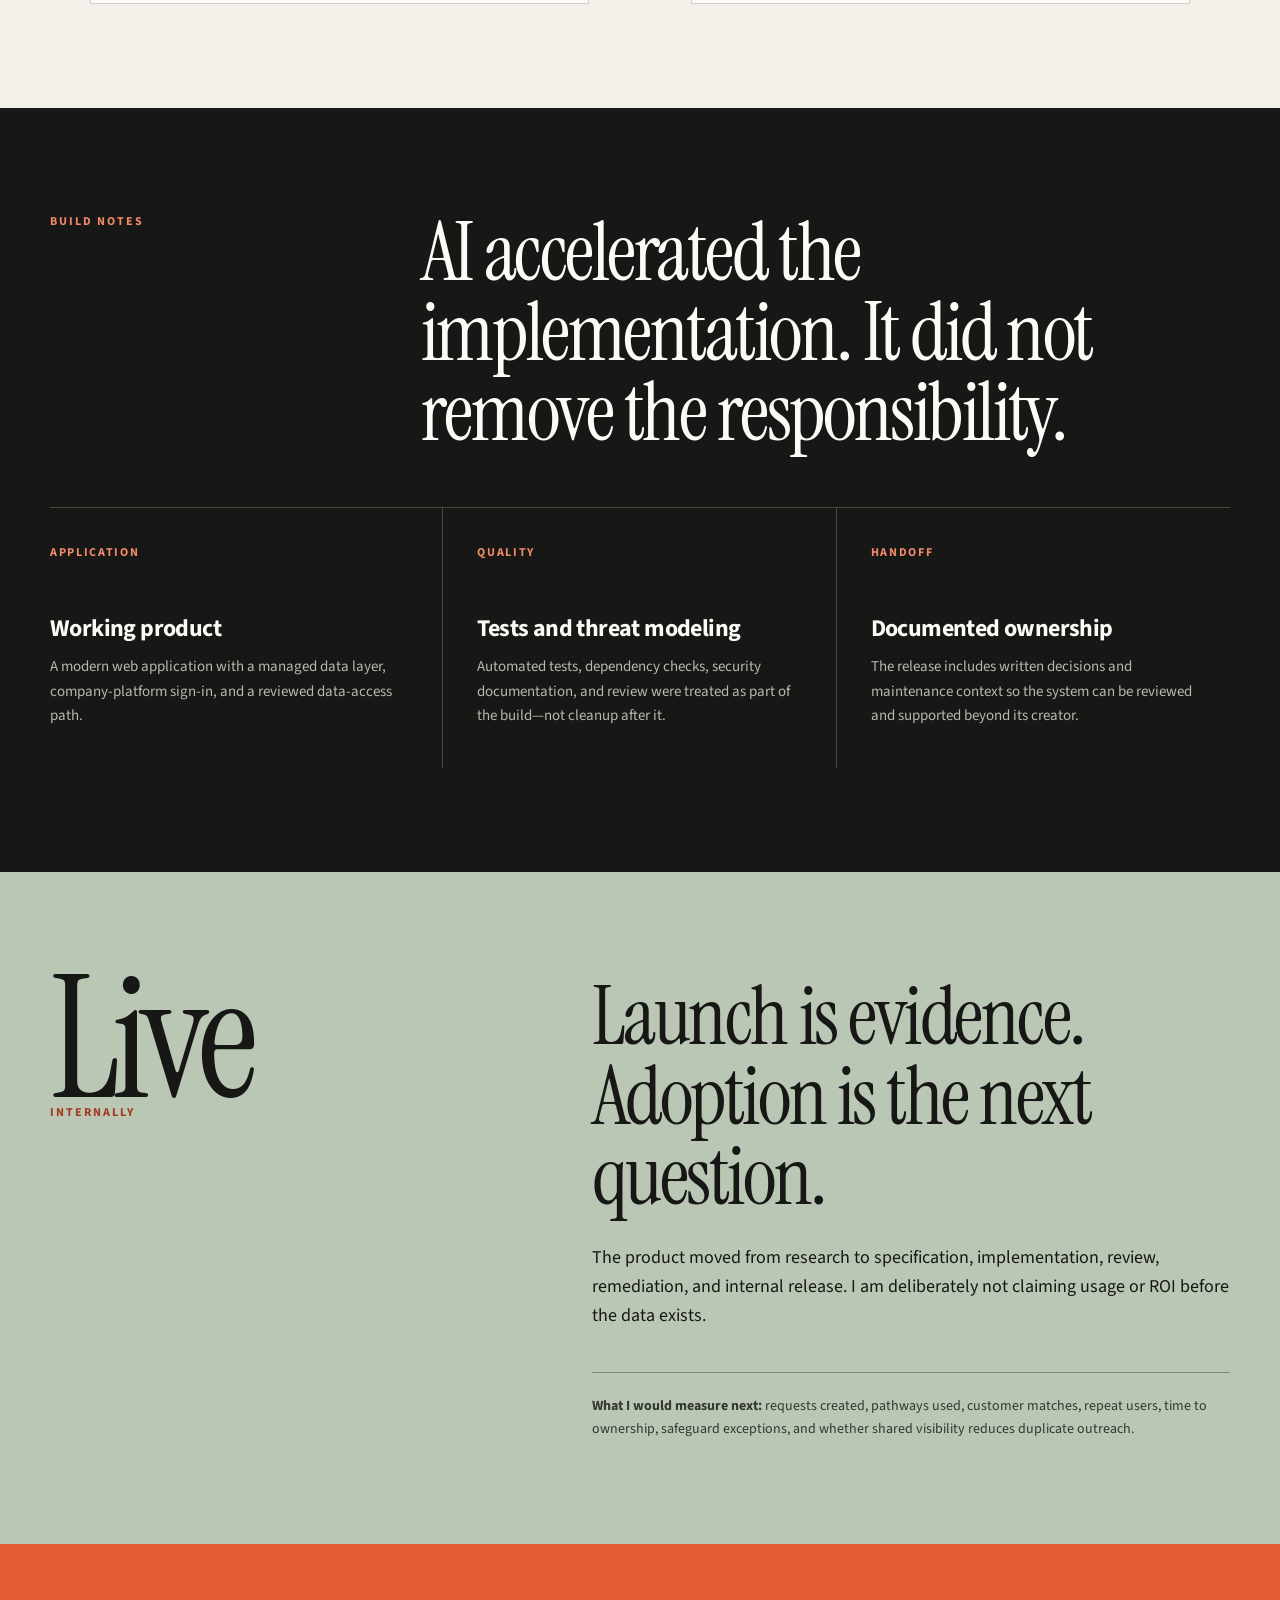
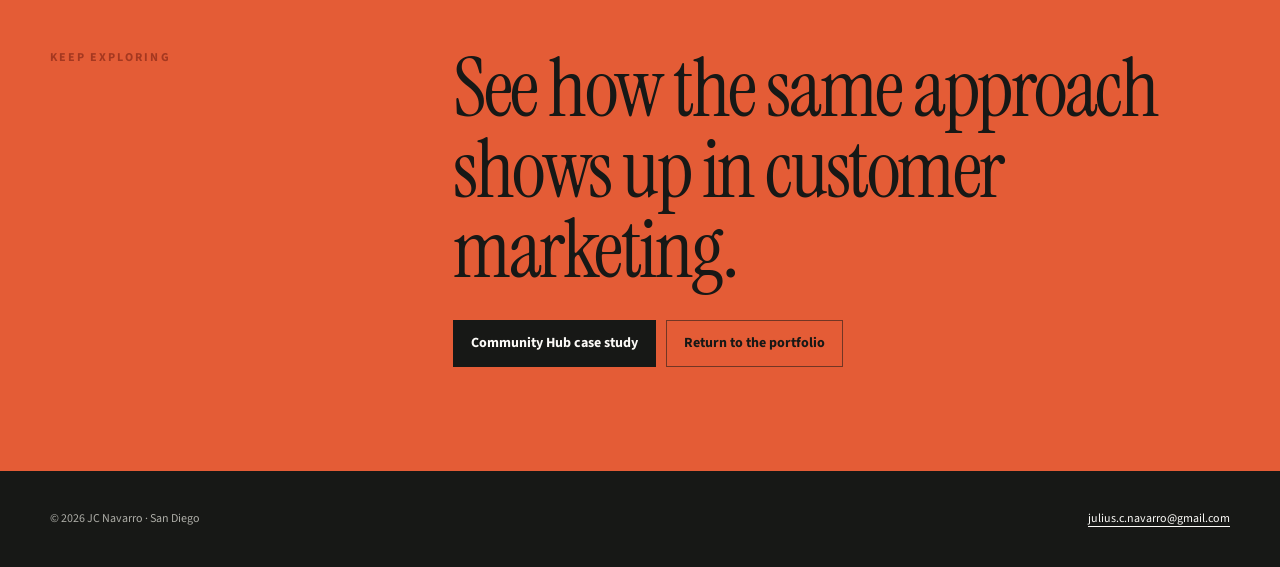
<file: pro-connect-case-study.html>
<!doctype html>
<html lang="en">
<head>
  <meta charset="utf-8">
  <meta name="viewport" content="width=device-width, initial-scale=1">
  <meta name="description" content="How JC Navarro used AI-assisted product development to create Pro Connect, an internal workflow that coordinates outreach and protects customer relationships.">
  <title>Pro Connect case study — JC Navarro</title>
  <link rel="canonical" href="https://jcnavarro.net/pro-connect-case-study.html">
  <link rel="preconnect" href="https://fonts.googleapis.com">
  <link rel="preconnect" href="https://fonts.gstatic.com" crossorigin>
  <link href="https://fonts.googleapis.com/css2?family=Instrument+Serif:ital@0;1&amp;family=Source+Sans+3:wght@400;500;600;700&amp;display=swap" rel="stylesheet">
  <link rel="stylesheet" href="assets/case-study.css">
  <link rel="icon" href="assets/favicon.ico">
  <meta property="og:type" content="article">
  <meta property="og:url" content="https://jcnavarro.net/pro-connect-case-study.html">
  <meta property="og:title" content="Pro Connect case study — JC Navarro">
  <meta property="og:description" content="A customer-relationship problem became a working, security-reviewed internal product.">
  <meta property="og:image" content="https://jcnavarro.net/assets/og-pro-connect.png">
  <meta property="og:image:width" content="1200">
  <meta property="og:image:height" content="630">
  <meta property="og:image:alt" content="Pro Connect case study by JC Navarro">
  <meta name="twitter:card" content="summary_large_image">
  <script type="application/ld+json">
  {
    "@context": "https://schema.org",
    "@type": "Article",
    "headline": "Pro Connect: protect the relationship before routing the request",
    "author": {"@type": "Person", "name": "JC Navarro", "url": "https://jcnavarro.net/"},
    "url": "https://jcnavarro.net/pro-connect-case-study.html",
    "image": "https://jcnavarro.net/assets/og-pro-connect.png",
    "about": ["AI-assisted product development", "Customer relationship management", "Internal tools"],
    "video": {
      "@type": "VideoObject",
      "name": "Pro Connect Explainer v5",
      "description": "A narrated walkthrough of Pro Connect, a workflow created by JC Navarro. Voiceover by Jenelle Nappi.",
      "duration": "PT3M24S",
      "embedUrl": "https://fast.wistia.net/embed/iframe/na6ql0x59f",
      "creator": {"@type": "Person", "name": "JC Navarro"},
      "contributor": {"@type": "Person", "name": "Jenelle Nappi"}
    }
  }
  </script>
</head>
<body>
  <a class="skip" href="#main">Skip to case study</a>
  <header><nav class="shell" aria-label="Case study navigation"><a class="mark" href="index.html#top">JC.NAVARRO</a><div class="navlinks"><a href="community-hub-case-study.html">Community Hub case</a><a class="portfolio-link" href="index.html#work">Portfolio</a></div></nav></header>
  <main id="main">
    <section class="case-hero">
      <div class="case-hero-grid shell">
        <div><div class="eyebrow light">Case study · AI-assisted product development</div><h1>Protect the relationship before routing the request.</h1><p class="lede">Pro Connect turned scattered internal asks of service Pros into a shared workflow with coordinated rest periods, clearer ownership, and a reviewed data path.</p></div>
        <div class="hero-facts" aria-label="Case study facts">
          <div class="hero-fact"><small>Status</small><span>Live internally; adoption measurement is next</span></div>
          <div class="hero-fact"><small>My role</small><span>Personally created with AI assistance</span></div>
          <div class="hero-fact"><small>Users</small><span>Community, program owners, and research partners</span></div>
          <div class="hero-fact"><small>Review</small><span>Automated test suite and internal-platform security scan</span></div>
        </div>
      </div>
    </section>

    <section class="section white">
      <div class="shell">
        <div class="section-head"><div class="eyebrow">The problem</div><h2>Good intentions were creating customer risk.</h2></div>
        <div class="story">
          <div class="story-copy"><p>Teams across the company needed customer participation for research, programs, stories, events, and feedback. The asks arrived through different channels, without a shared view of recent contact.</p><p>My research surfaced roughly sixteen outreach paths, three intake channels, and no common contact log. That made it difficult to protect a strong customer from being asked for too many favors by different teams.</p></div>
          <div class="story-points">
            <div class="story-point"><b>01</b><div><h3>Start with the relationship</h3><p>The system evaluates the customer-contact context before treating a request as a routing problem.</p></div></div>
            <div class="story-point"><b>02</b><div><h3>Make responsibility visible</h3><p>A shared path makes the request, owner, safeguard, and follow-up legible across teams.</p></div></div>
            <div class="story-point"><b>03</b><div><h3>Keep human judgment</h3><p>Research and program workflows support decisions; they do not automate away consent or relationship context.</p></div></div>
          </div>
        </div>
      </div>
    </section>

    <section class="section" id="walkthrough">
      <div class="shell">
        <div class="section-head"><div class="eyebrow">Product walkthrough</div><h2>See Pro Connect in action.</h2></div>
        <div class="media-shell">
          <iframe src="https://fast.wistia.net/embed/iframe/na6ql0x59f?seo=true&amp;videoFoam=true" title="Pro Connect product walkthrough with voiceover by Jenelle Nappi" loading="lazy" allow="autoplay; fullscreen; picture-in-picture" allowfullscreen></iframe>
          <div class="media-caption"><span><strong>3:24 product walkthrough</strong> · Pro Connect created by JC Navarro · Voiceover by Jenelle Nappi · Sample data shown</span><span><a href="https://tryhousecall-1.wistia.com/medias/na6ql0x59f" target="_blank" rel="noopener noreferrer">Open on Wistia</a></span></div>
        </div>
      </div>
    </section>

    <section class="section white">
      <div class="shell">
        <div class="section-head"><div class="eyebrow">Product decisions</div><h2>Five choices shaped the build.</h2></div>
        <div class="decision-grid">
          <article class="decision"><small>One front door</small><h3>Turn scattered asks into defined pathways.</h3><p>Self-serve routes clarify the need before the request reaches a program owner.</p></article>
          <article class="decision"><small>Shared safeguards</small><h3>Coordinate rest periods across teams.</h3><p>Recent contact becomes visible so one Pro is not repeatedly approached by different groups.</p></article>
          <article class="decision"><small>Reviewed access</small><h3>Keep company data behind a controlled path.</h3><p>The application uses company-platform sign-in and an IT-reviewed webhook instead of direct database credentials.</p></article>
          <article class="decision"><small>Human handoff</small><h3>Support judgment instead of pretending to replace it.</h3><p>Research sourcing and program routing surface context while leaving consent and relationship decisions with people.</p></article>
          <article class="decision"><small>Release discipline</small><h3>Test, document, remediate, then ship.</h3><p>The build includes test coverage, dependency review, a threat model, and documented handoff practices.</p></article>
          <article class="decision"><small>Honest measurement</small><h3>Separate launch evidence from outcome evidence.</h3><p>The product is live internally. Adoption, request volume, time saved, and customer impact still need to be measured.</p></article>
        </div>
      </div>
    </section>

    <section class="section">
      <div class="shell">
        <div class="section-head"><div class="eyebrow">The experience</div><h2>From ask to safeguard to ownership.</h2></div>
        <div class="diagram-grid">
          <figure class="wide"><img src="assets/pro-connect-request-safeguard-routing.svg" alt="Illustrative flow from an internal request through a relationship safeguard, routing, and follow-up"><figcaption>Conceptual experience flow, not a system architecture diagram.</figcaption></figure>
          <figure><img src="assets/pro-connect-before-after.svg" alt="Illustrative before and after showing fragmented outreach paths becoming a shared view with coordinated rest periods"><figcaption>The “before” is a self-reported research finding; the “after” is design intent.</figcaption></figure>
          <figure><img src="assets/pro-connect-cooldown-timeline.svg" alt="Illustrative thirty-day customer contact rest period shared across teams"><figcaption>An example rule showing how a shared cooldown protects the relationship.</figcaption></figure>
        </div>
      </div>
    </section>

    <section class="section dark">
      <div class="shell">
        <div class="section-head"><div class="eyebrow light">Build notes</div><h2>AI accelerated the implementation. It did not remove the responsibility.</h2></div>
        <div class="build-grid">
          <article class="build-note"><small>Application</small><h3>Working product</h3><p>A modern web application with a managed data layer, company-platform sign-in, and a reviewed data-access path.</p></article>
          <article class="build-note"><small>Quality</small><h3>Tests and threat modeling</h3><p>Automated tests, dependency checks, security documentation, and review were treated as part of the build—not cleanup after it.</p></article>
          <article class="build-note"><small>Handoff</small><h3>Documented ownership</h3><p>The release includes written decisions and maintenance context so the system can be reviewed and supported beyond its creator.</p></article>
        </div>
      </div>
    </section>

    <section class="section sage">
      <div class="metric-band shell">
        <div><div class="metric-number">Live</div><div class="eyebrow">Internally</div></div>
        <div class="metric-copy"><h2>Launch is evidence. Adoption is the next question.</h2><p>The product moved from research to specification, implementation, review, remediation, and internal release. I am deliberately not claiming usage or ROI before the data exists.</p><div class="transparency"><strong>What I would measure next:</strong> requests created, pathways used, customer matches, repeat users, time to ownership, safeguard exceptions, and whether shared visibility reduces duplicate outreach.</div></div>
      </div>
    </section>

    <section class="section next">
      <div class="next-grid shell"><div class="eyebrow">Keep exploring</div><div><h2>See how the same approach shows up in customer marketing.</h2><div class="actions"><a class="button primary" href="community-hub-case-study.html">Community Hub case study</a><a class="button" href="index.html#work">Return to the portfolio</a></div></div></div>
    </section>
  </main>
  <footer><div class="shell"><span>© 2026 JC Navarro · San Diego</span><span><a href="mailto:julius.c.navarro@gmail.com">julius.c.navarro@gmail.com</a></span></div></footer>
</body>
</html>
</file>
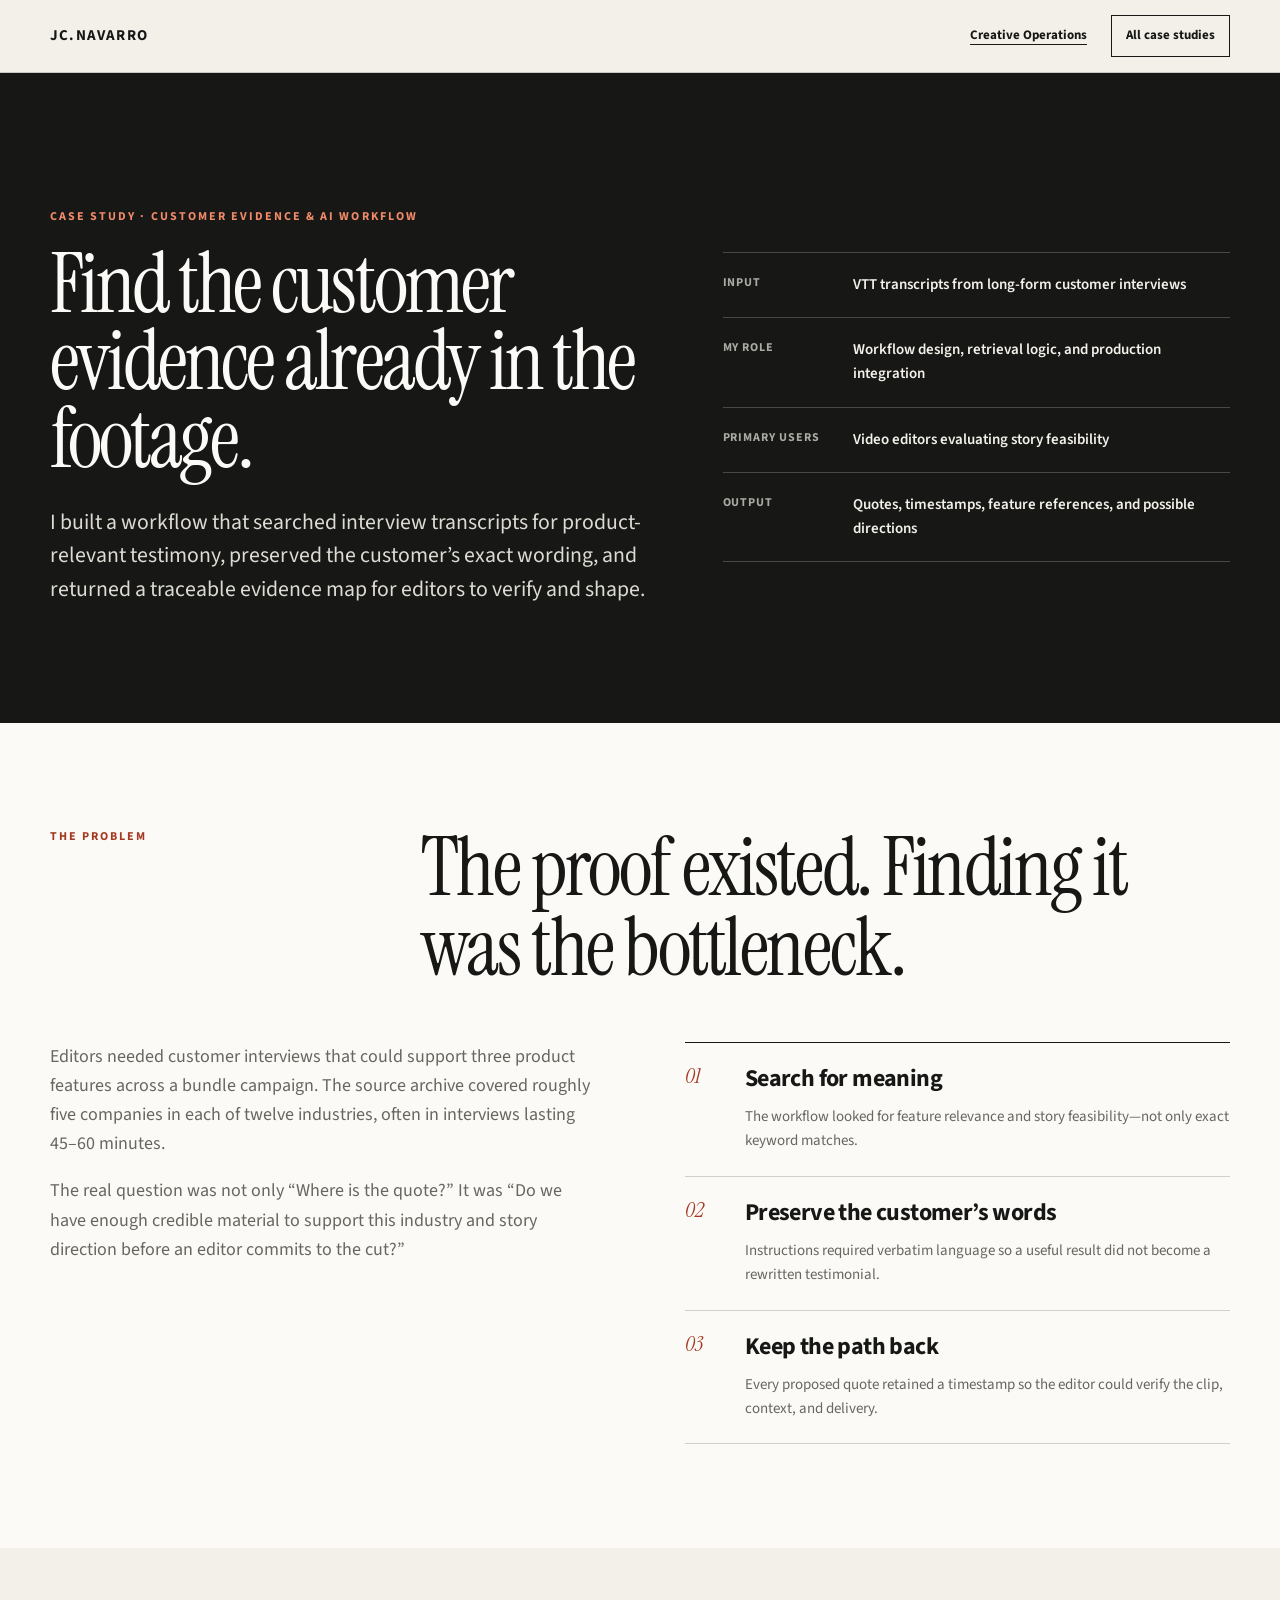
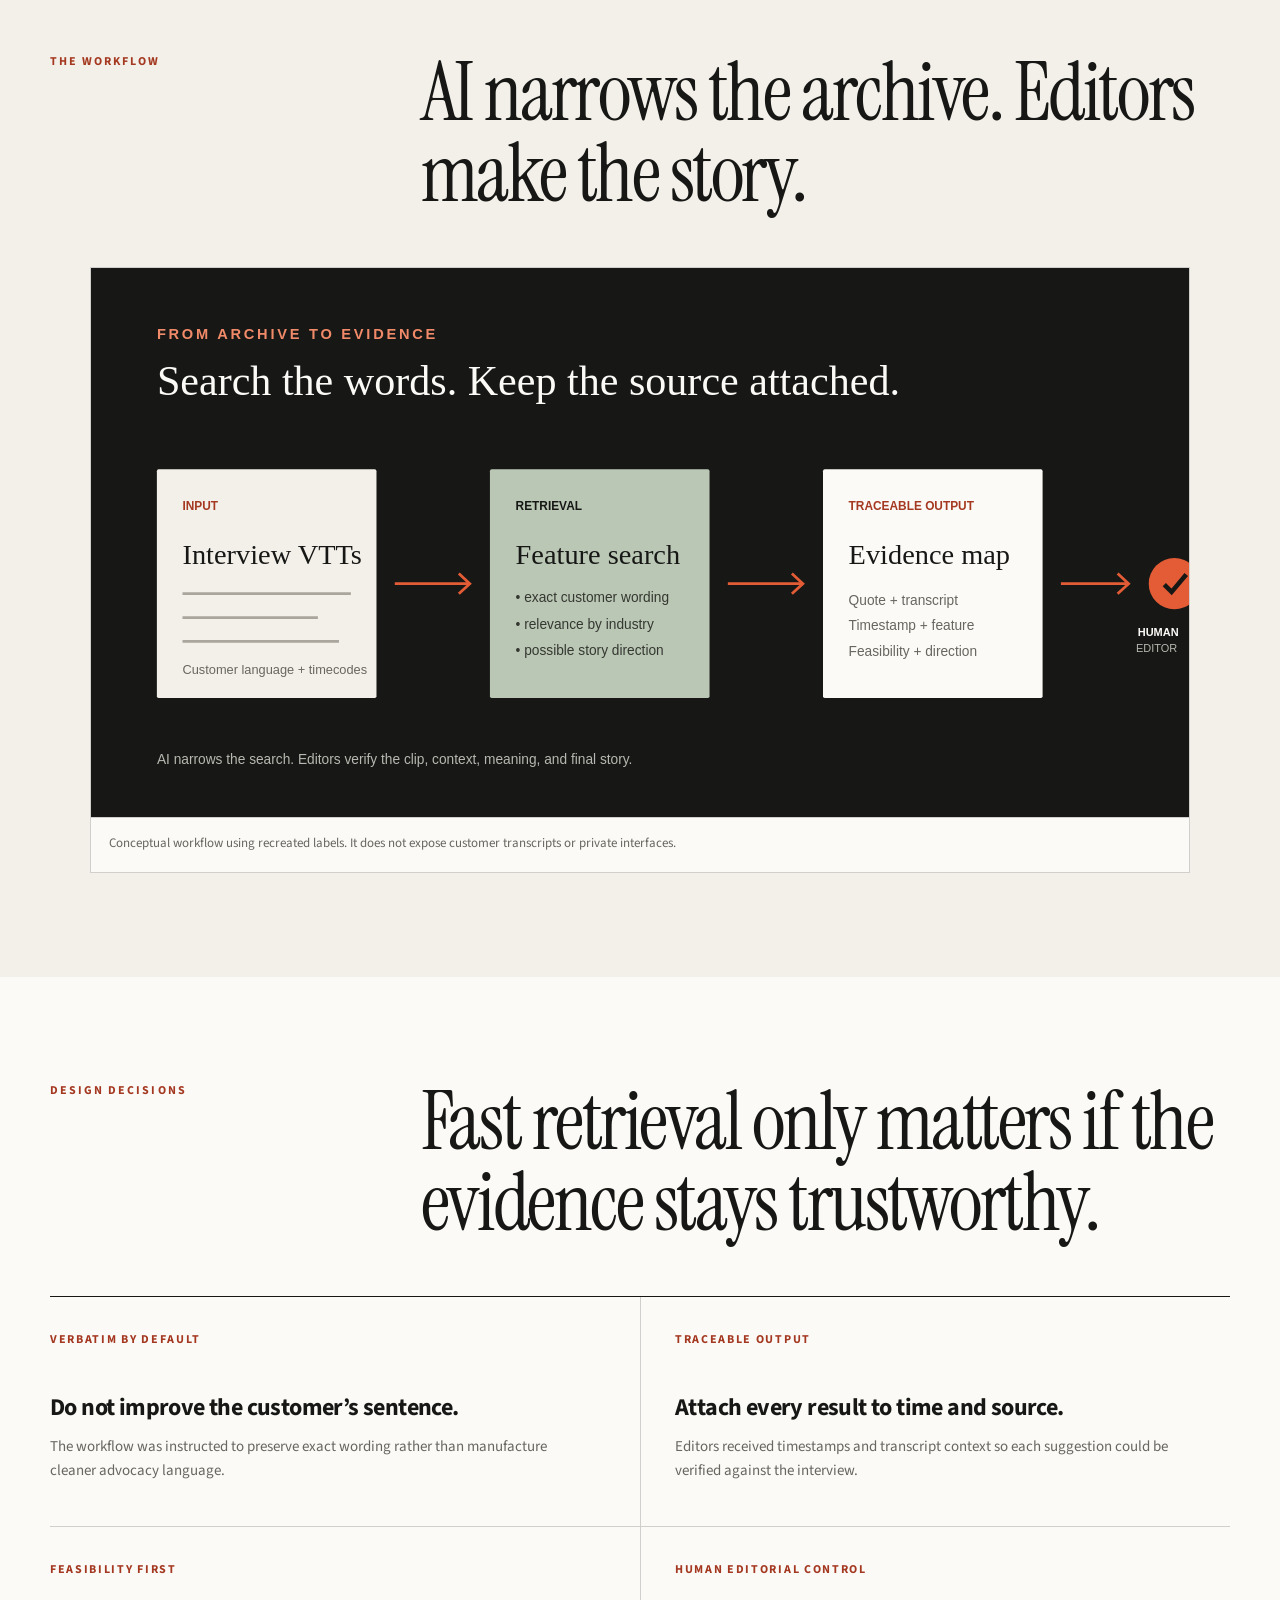
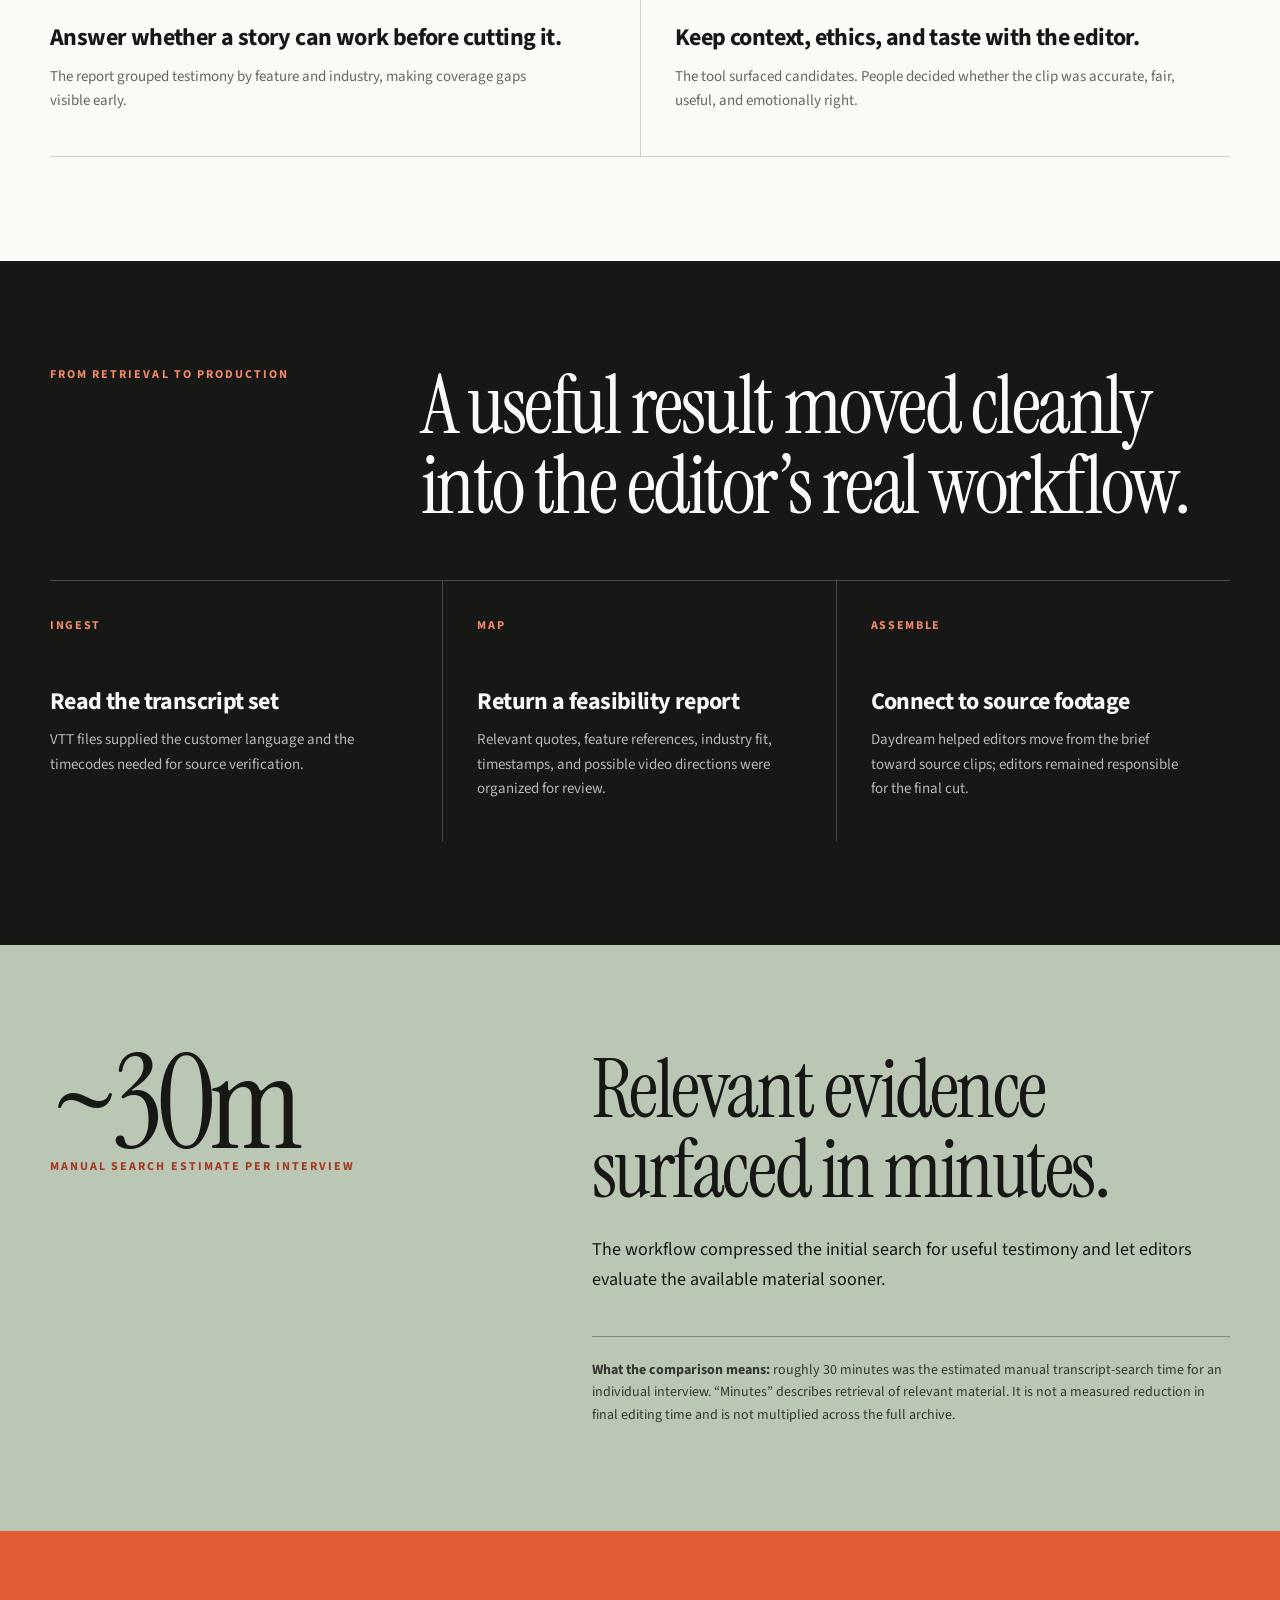
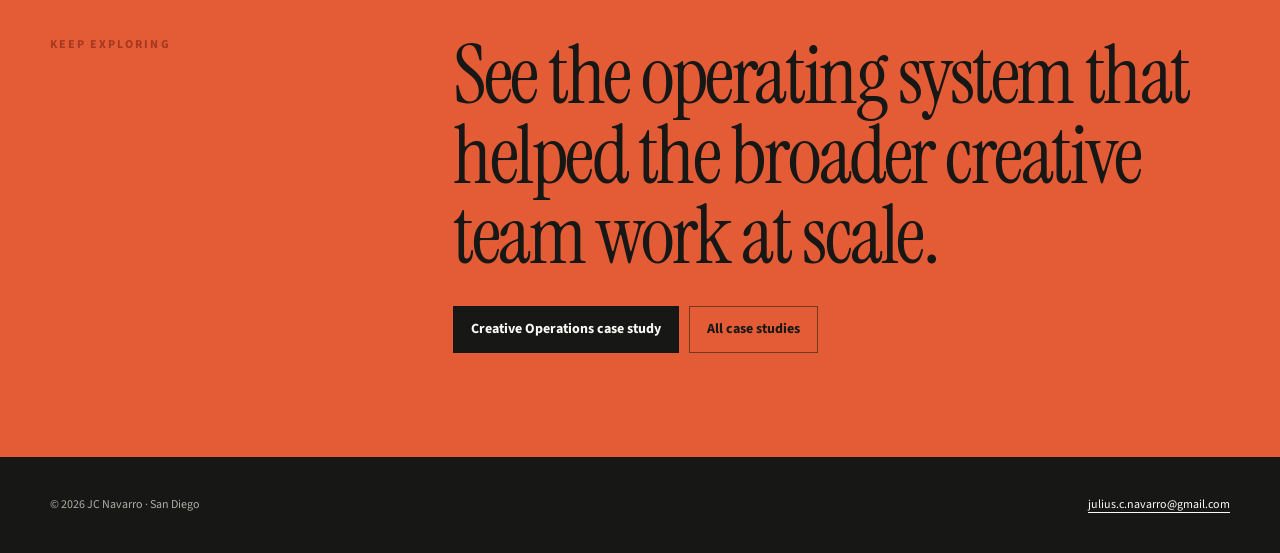
<file: transcript-intelligence-case-study.html>
<!doctype html>
<html lang="en">
<head>
  <meta charset="utf-8">
  <meta name="viewport" content="width=device-width, initial-scale=1">
  <meta name="description" content="How JC Navarro built an AI-assisted workflow that searched customer interview transcripts, preserved exact wording, and returned traceable evidence for human editors.">
  <title>Transcript Intelligence case study — JC Navarro</title>
  <link rel="canonical" href="https://jcnavarro.net/transcript-intelligence-case-study.html">
  <link rel="preconnect" href="https://fonts.googleapis.com">
  <link rel="preconnect" href="https://fonts.gstatic.com" crossorigin>
  <link href="https://fonts.googleapis.com/css2?family=Instrument+Serif:ital@0;1&amp;family=Source+Sans+3:wght@400;500;600;700&amp;display=swap" rel="stylesheet">
  <link rel="stylesheet" href="assets/case-study.css">
  <link rel="icon" href="assets/favicon.ico">
  <meta property="og:type" content="article">
  <meta property="og:url" content="https://jcnavarro.net/transcript-intelligence-case-study.html">
  <meta property="og:title" content="Transcript Intelligence case study — JC Navarro">
  <meta property="og:description" content="An AI-assisted retrieval workflow that finds customer evidence and keeps every quote attached to its source.">
  <meta property="og:image" content="https://jcnavarro.net/assets/og-transcript-intelligence.png">
  <meta property="og:image:width" content="1200">
  <meta property="og:image:height" content="630">
  <meta property="og:image:alt" content="Transcript Intelligence case study by JC Navarro">
  <meta name="twitter:card" content="summary_large_image">
  <script type="application/ld+json">
  {
    "@context": "https://schema.org",
    "@type": "Article",
    "headline": "Find the customer evidence already in the footage",
    "description": "A case study in AI-assisted transcript retrieval, traceable evidence, and editor enablement.",
    "author": {"@type": "Person", "name": "JC Navarro", "url": "https://jcnavarro.net/"},
    "url": "https://jcnavarro.net/transcript-intelligence-case-study.html",
    "image": "https://jcnavarro.net/assets/og-transcript-intelligence.png",
    "about": ["Customer insight", "Information retrieval", "AI workflows", "Video production"]
  }
  </script>
</head>
<body>
  <a class="skip" href="#main">Skip to case study</a>
  <header><nav class="shell" aria-label="Case study navigation"><a class="mark" href="index.html#top">JC.NAVARRO</a><div class="navlinks"><a href="creative-operations-case-study.html">Creative Operations</a><a class="portfolio-link" href="index.html#work">All case studies</a></div></nav></header>
  <main id="main">
    <section class="case-hero wide-title">
      <div class="case-hero-grid shell">
        <div><div class="eyebrow light">Case study · Customer evidence &amp; AI workflow</div><h1>Find the customer evidence already in the footage.</h1><p class="lede">I built a workflow that searched interview transcripts for product-relevant testimony, preserved the customer’s exact wording, and returned a traceable evidence map for editors to verify and shape.</p></div>
        <div class="hero-facts" aria-label="Case study facts">
          <div class="hero-fact"><small>Input</small><span>VTT transcripts from long-form customer interviews</span></div>
          <div class="hero-fact"><small>My role</small><span>Workflow design, retrieval logic, and production integration</span></div>
          <div class="hero-fact"><small>Primary users</small><span>Video editors evaluating story feasibility</span></div>
          <div class="hero-fact"><small>Output</small><span>Quotes, timestamps, feature references, and possible directions</span></div>
        </div>
      </div>
    </section>

    <section class="section white">
      <div class="shell">
        <div class="section-head"><div class="eyebrow">The problem</div><h2>The proof existed. Finding it was the bottleneck.</h2></div>
        <div class="story">
          <div class="story-copy"><p>Editors needed customer interviews that could support three product features across a bundle campaign. The source archive covered roughly five companies in each of twelve industries, often in interviews lasting 45–60 minutes.</p><p>The real question was not only “Where is the quote?” It was “Do we have enough credible material to support this industry and story direction before an editor commits to the cut?”</p></div>
          <div class="story-points">
            <div class="story-point"><b>01</b><div><h3>Search for meaning</h3><p>The workflow looked for feature relevance and story feasibility—not only exact keyword matches.</p></div></div>
            <div class="story-point"><b>02</b><div><h3>Preserve the customer’s words</h3><p>Instructions required verbatim language so a useful result did not become a rewritten testimonial.</p></div></div>
            <div class="story-point"><b>03</b><div><h3>Keep the path back</h3><p>Every proposed quote retained a timestamp so the editor could verify the clip, context, and delivery.</p></div></div>
          </div>
        </div>
      </div>
    </section>

    <section class="section">
      <div class="shell">
        <div class="section-head"><div class="eyebrow">The workflow</div><h2>AI narrows the archive. Editors make the story.</h2></div>
        <div class="diagram-grid"><figure class="wide"><img src="assets/transcript-intelligence-flow.svg" alt="Workflow from customer interview transcripts through AI-assisted retrieval to a traceable evidence map and human editor"><figcaption>Conceptual workflow using recreated labels. It does not expose customer transcripts or private interfaces.</figcaption></figure></div>
      </div>
    </section>

    <section class="section white">
      <div class="shell">
        <div class="section-head"><div class="eyebrow">Design decisions</div><h2>Fast retrieval only matters if the evidence stays trustworthy.</h2></div>
        <div class="decision-grid">
          <article class="decision"><small>Verbatim by default</small><h3>Do not improve the customer’s sentence.</h3><p>The workflow was instructed to preserve exact wording rather than manufacture cleaner advocacy language.</p></article>
          <article class="decision"><small>Traceable output</small><h3>Attach every result to time and source.</h3><p>Editors received timestamps and transcript context so each suggestion could be verified against the interview.</p></article>
          <article class="decision"><small>Feasibility first</small><h3>Answer whether a story can work before cutting it.</h3><p>The report grouped testimony by feature and industry, making coverage gaps visible early.</p></article>
          <article class="decision"><small>Human editorial control</small><h3>Keep context, ethics, and taste with the editor.</h3><p>The tool surfaced candidates. People decided whether the clip was accurate, fair, useful, and emotionally right.</p></article>
        </div>
      </div>
    </section>

    <section class="section dark">
      <div class="shell">
        <div class="section-head"><div class="eyebrow light">From retrieval to production</div><h2>A useful result moved cleanly into the editor’s real workflow.</h2></div>
        <div class="build-grid">
          <article class="build-note"><small>Ingest</small><h3>Read the transcript set</h3><p>VTT files supplied the customer language and the timecodes needed for source verification.</p></article>
          <article class="build-note"><small>Map</small><h3>Return a feasibility report</h3><p>Relevant quotes, feature references, industry fit, timestamps, and possible video directions were organized for review.</p></article>
          <article class="build-note"><small>Assemble</small><h3>Connect to source footage</h3><p>Daydream helped editors move from the brief toward source clips; editors remained responsible for the final cut.</p></article>
        </div>
      </div>
    </section>

    <section class="section sage">
      <div class="metric-band shell">
        <div><div class="metric-number compact">~30m</div><div class="eyebrow">Manual search estimate per interview</div></div>
        <div class="metric-copy"><h2>Relevant evidence surfaced in minutes.</h2><p>The workflow compressed the initial search for useful testimony and let editors evaluate the available material sooner.</p><div class="transparency"><strong>What the comparison means:</strong> roughly 30 minutes was the estimated manual transcript-search time for an individual interview. “Minutes” describes retrieval of relevant material. It is not a measured reduction in final editing time and is not multiplied across the full archive.</div></div>
      </div>
    </section>

    <section class="section next">
      <div class="next-grid shell"><div class="eyebrow">Keep exploring</div><div><h2>See the operating system that helped the broader creative team work at scale.</h2><div class="actions"><a class="button primary" href="creative-operations-case-study.html">Creative Operations case study</a><a class="button" href="index.html#work">All case studies</a></div></div></div>
    </section>
  </main>
  <footer><div class="shell"><span>© 2026 JC Navarro · San Diego</span><span><a href="mailto:julius.c.navarro@gmail.com">julius.c.navarro@gmail.com</a></span></div></footer>
</body>
</html>
</file>
<file: assets/case-study.css>
:root {
  --ink: #171816;
  --paper: #f3f0e9;
  --white: #fbfaf7;
  --muted: #67665f;
  --accent: #e45c36;
  --accent-dark: #a43820;
  --sage: #bac7b5;
  --line: rgba(23, 24, 22, .19);
  --max: 1180px;
}
* { box-sizing: border-box; }
html { scroll-behavior: smooth; }
body { margin: 0; background: var(--paper); color: var(--ink); font: 400 17px/1.62 "Source Sans 3", sans-serif; }
a { color: inherit; }
img, video, iframe { display: block; max-width: 100%; }
h1, h2, h3, p, figure { margin-top: 0; }
.shell { width: min(calc(100% - 56px), var(--max)); margin-inline: auto; }
.skip { position: absolute; left: 18px; top: -80px; z-index: 100; padding: 10px 14px; background: var(--white); }
.skip:focus { top: 12px; }
a:focus-visible, video:focus-visible { outline: 3px solid #5778e8; outline-offset: 5px; }
header { position: sticky; top: 0; z-index: 50; background: rgba(243, 240, 233, .94); border-bottom: 1px solid var(--line); backdrop-filter: blur(18px); }
nav { min-height: 72px; display: flex; align-items: center; justify-content: space-between; gap: 28px; }
.mark { text-decoration: none; font-size: 15px; font-weight: 700; letter-spacing: .08em; }
.navlinks { display: flex; align-items: center; gap: 24px; }
.navlinks a { font-size: 13px; font-weight: 700; text-underline-offset: 5px; }
.navlinks .portfolio-link { padding: 9px 14px; border: 1px solid var(--ink); text-decoration: none; }
.navlinks .portfolio-link:hover { background: var(--ink); color: var(--white); }
.eyebrow { color: var(--accent-dark); font-size: 12px; font-weight: 700; letter-spacing: .17em; text-transform: uppercase; }
.eyebrow.light { color: #f18a69; }
.case-hero { background: var(--ink); color: var(--white); }
.case-hero-grid { min-height: 650px; display: grid; grid-template-columns: .72fr 1.28fr; gap: clamp(52px, 8vw, 120px); align-items: center; padding-block: 104px 86px; }
.case-hero h1 { max-width: 850px; margin: 18px 0 28px; font: 400 clamp(62px, 8vw, 108px)/.9 "Instrument Serif", serif; letter-spacing: -.035em; }
.case-hero.wide-title .case-hero-grid { grid-template-columns: minmax(0, 1.08fr) minmax(390px, .92fr); gap: clamp(48px, 6vw, 88px); }
.case-hero.wide-title h1 { font-size: clamp(58px, 6.6vw, 88px); line-height: .92; }
.case-hero .lede { max-width: 720px; margin: 0; color: #dedbd4; font-size: clamp(18px, 1.7vw, 22px); line-height: 1.55; }
.hero-facts { border-top: 1px solid #484943; }
.hero-fact { display: grid; grid-template-columns: 110px 1fr; gap: 20px; padding: 20px 0; border-bottom: 1px solid #484943; }
.hero-fact small { color: #aaa9a4; font-size: 12px; font-weight: 700; letter-spacing: .08em; text-transform: uppercase; }
.hero-fact span { color: #f4f1ea; font-size: 15px; font-weight: 600; }
.section { padding-block: 104px; }
.section.white { background: var(--white); }
.section.dark { background: var(--ink); color: var(--white); }
.section.sage { background: var(--sage); }
.section-head { display: grid; grid-template-columns: .55fr 1.45fr; gap: 64px; margin-bottom: 54px; }
h2 { max-width: 900px; margin-bottom: 0; font: 400 clamp(48px, 6.5vw, 82px)/.98 "Instrument Serif", serif; letter-spacing: -.03em; }
h3 { margin-bottom: 12px; font-size: 24px; line-height: 1.18; letter-spacing: -.025em; }
.story { display: grid; grid-template-columns: 1fr 1fr; gap: clamp(42px, 7vw, 92px); align-items: start; }
.story-copy { max-width: 650px; }
.story-copy p { color: var(--muted); font-size: 18px; }
.story-points { border-top: 1px solid var(--ink); }
.story-point { display: grid; grid-template-columns: 42px 1fr; gap: 18px; padding: 22px 0; border-bottom: 1px solid var(--line); }
.story-point b { color: var(--accent-dark); font: italic 22px/1 "Instrument Serif", serif; }
.story-point p { margin: 3px 0 0; color: var(--muted); font-size: 15px; }
.media-shell { padding: 28px; background: var(--ink); }
.media-shell video, .media-shell iframe { width: 100%; aspect-ratio: 16 / 9; background: #0d1929; border: 0; }
.media-caption { display: flex; justify-content: space-between; gap: 24px; padding-top: 16px; color: #b8b7b1; font-size: 13px; }
.media-caption strong { color: var(--white); }
.media-caption a { color: var(--white); text-underline-offset: 3px; }
.transcript { margin-top: 18px; border-top: 1px solid var(--line); border-bottom: 1px solid var(--line); }
.transcript summary { padding: 16px 0; cursor: pointer; font-weight: 700; }
.transcript > div { max-width: 820px; padding: 0 0 18px; color: var(--muted); }
.transcript p:last-child { margin-bottom: 0; }
.decision-grid { display: grid; grid-template-columns: repeat(2, 1fr); border-top: 1px solid var(--ink); }
.decision { min-height: 230px; padding: 28px 34px 32px 0; border-bottom: 1px solid var(--line); }
.decision:nth-child(even) { padding-left: 34px; border-left: 1px solid var(--line); }
.decision small { color: var(--accent-dark); font-size: 12px; font-weight: 700; letter-spacing: .14em; text-transform: uppercase; }
.decision h3 { margin-top: 42px; }
.decision p { max-width: 500px; margin-bottom: 0; color: var(--muted); font-size: 15px; }
.evidence-grid { display: grid; grid-template-columns: repeat(3, 1fr); border-block: 1px solid var(--ink); }
.evidence-card { min-height: 260px; padding: 30px 34px 32px 0; }
.evidence-card + .evidence-card { padding-left: 34px; border-left: 1px solid var(--line); }
.evidence-card strong { display: block; color: var(--accent-dark); font: 400 clamp(58px, 8vw, 96px)/.86 "Instrument Serif", serif; letter-spacing: -.04em; }
.evidence-card h3 { margin: 36px 0 10px; }
.evidence-card p { margin: 0; color: var(--muted); font-size: 14px; }
.diagram-grid { display: grid; grid-template-columns: 1fr 1fr; gap: 22px; }
.diagram-grid figure { margin-bottom: 0; background: var(--white); border: 1px solid var(--line); }
.diagram-grid figure.wide { grid-column: 1 / -1; }
.diagram-grid img { width: 100%; height: auto; }
.diagram-grid figcaption { padding: 15px 18px 18px; border-top: 1px solid var(--line); color: var(--muted); font-size: 13px; }
.build-grid { display: grid; grid-template-columns: repeat(3, 1fr); border-top: 1px solid #484943; }
.build-note { min-height: 260px; padding: 30px 34px 28px 0; border-right: 1px solid #484943; }
.build-note + .build-note { padding-left: 34px; }
.build-note:last-child { border-right: 0; }
.build-note small { color: #f18a69; font-size: 12px; font-weight: 700; letter-spacing: .14em; text-transform: uppercase; }
.build-note h3 { margin-top: 50px; color: var(--white); }
.build-note p { margin-bottom: 0; color: #b8b7b1; font-size: 15px; }
.metric-band { display: grid; grid-template-columns: .85fr 1.15fr; gap: 70px; align-items: start; }
.metric-number { font: 400 clamp(88px, 14vw, 170px)/.75 "Instrument Serif", serif; letter-spacing: -.05em; }
.metric-number.compact { font-size: clamp(72px, 11vw, 132px); line-height: .82; }
.metric-copy h2 { margin-bottom: 26px; }
.metric-copy p { max-width: 680px; font-size: 18px; }
.transparency { margin-top: 42px; padding-top: 22px; border-top: 1px solid rgba(23,24,22,.35); color: #353731; font-size: 14px; }
.next { background: var(--accent); }
.next-grid { display: grid; grid-template-columns: .6fr 1.4fr; gap: 70px; }
.next h2 { margin-bottom: 30px; }
.actions { display: flex; flex-wrap: wrap; gap: 10px; }
.button { display: inline-flex; min-height: 47px; align-items: center; justify-content: center; padding: 11px 17px; border: 1px solid rgba(23,24,22,.55); color: var(--ink); text-decoration: none; font-size: 14px; font-weight: 700; }
.button.primary { background: var(--ink); border-color: var(--ink); color: var(--white); }
.button:hover { background: var(--white); border-color: var(--white); color: var(--ink); }
footer { background: var(--ink); color: #adada7; }
footer .shell { min-height: 96px; display: flex; align-items: center; justify-content: space-between; gap: 20px; font-size: 12px; }
footer a { color: var(--white); text-underline-offset: 4px; }
@media (max-width: 850px) {
  .case-hero-grid, .section-head, .story, .metric-band, .next-grid { grid-template-columns: 1fr; gap: 30px; }
  .case-hero.wide-title .case-hero-grid { grid-template-columns: 1fr; }
  .case-hero-grid { min-height: auto; padding-block: 80px; }
  .decision-grid, .diagram-grid, .build-grid, .evidence-grid { grid-template-columns: 1fr; }
  .decision, .decision:nth-child(even), .build-note, .build-note + .build-note, .evidence-card, .evidence-card + .evidence-card { min-height: auto; padding: 26px 0 28px; border-left: 0; border-right: 0; }
  .decision h3, .build-note h3 { margin-top: 24px; }
  .diagram-grid figure.wide { grid-column: auto; }
  .build-note { border-bottom: 1px solid #484943; }
  .evidence-card { border-bottom: 1px solid var(--line); }
}
@media (max-width: 600px) {
  .shell { width: min(calc(100% - 30px), var(--max)); }
  nav { min-height: 64px; }
  .navlinks a:not(.portfolio-link) { display: none; }
  .case-hero h1 { font-size: clamp(54px, 16vw, 76px); }
  .section { padding-block: 74px; }
  h2 { font-size: clamp(45px, 14vw, 62px); }
  .hero-fact { grid-template-columns: 1fr; gap: 4px; }
  .media-shell { padding: 10px; }
  .media-caption { flex-direction: column; gap: 4px; }
  footer .shell { padding-block: 24px; flex-direction: column; align-items: flex-start; }
}
@media (prefers-reduced-motion: reduce) { html { scroll-behavior: auto; } }
</file>
